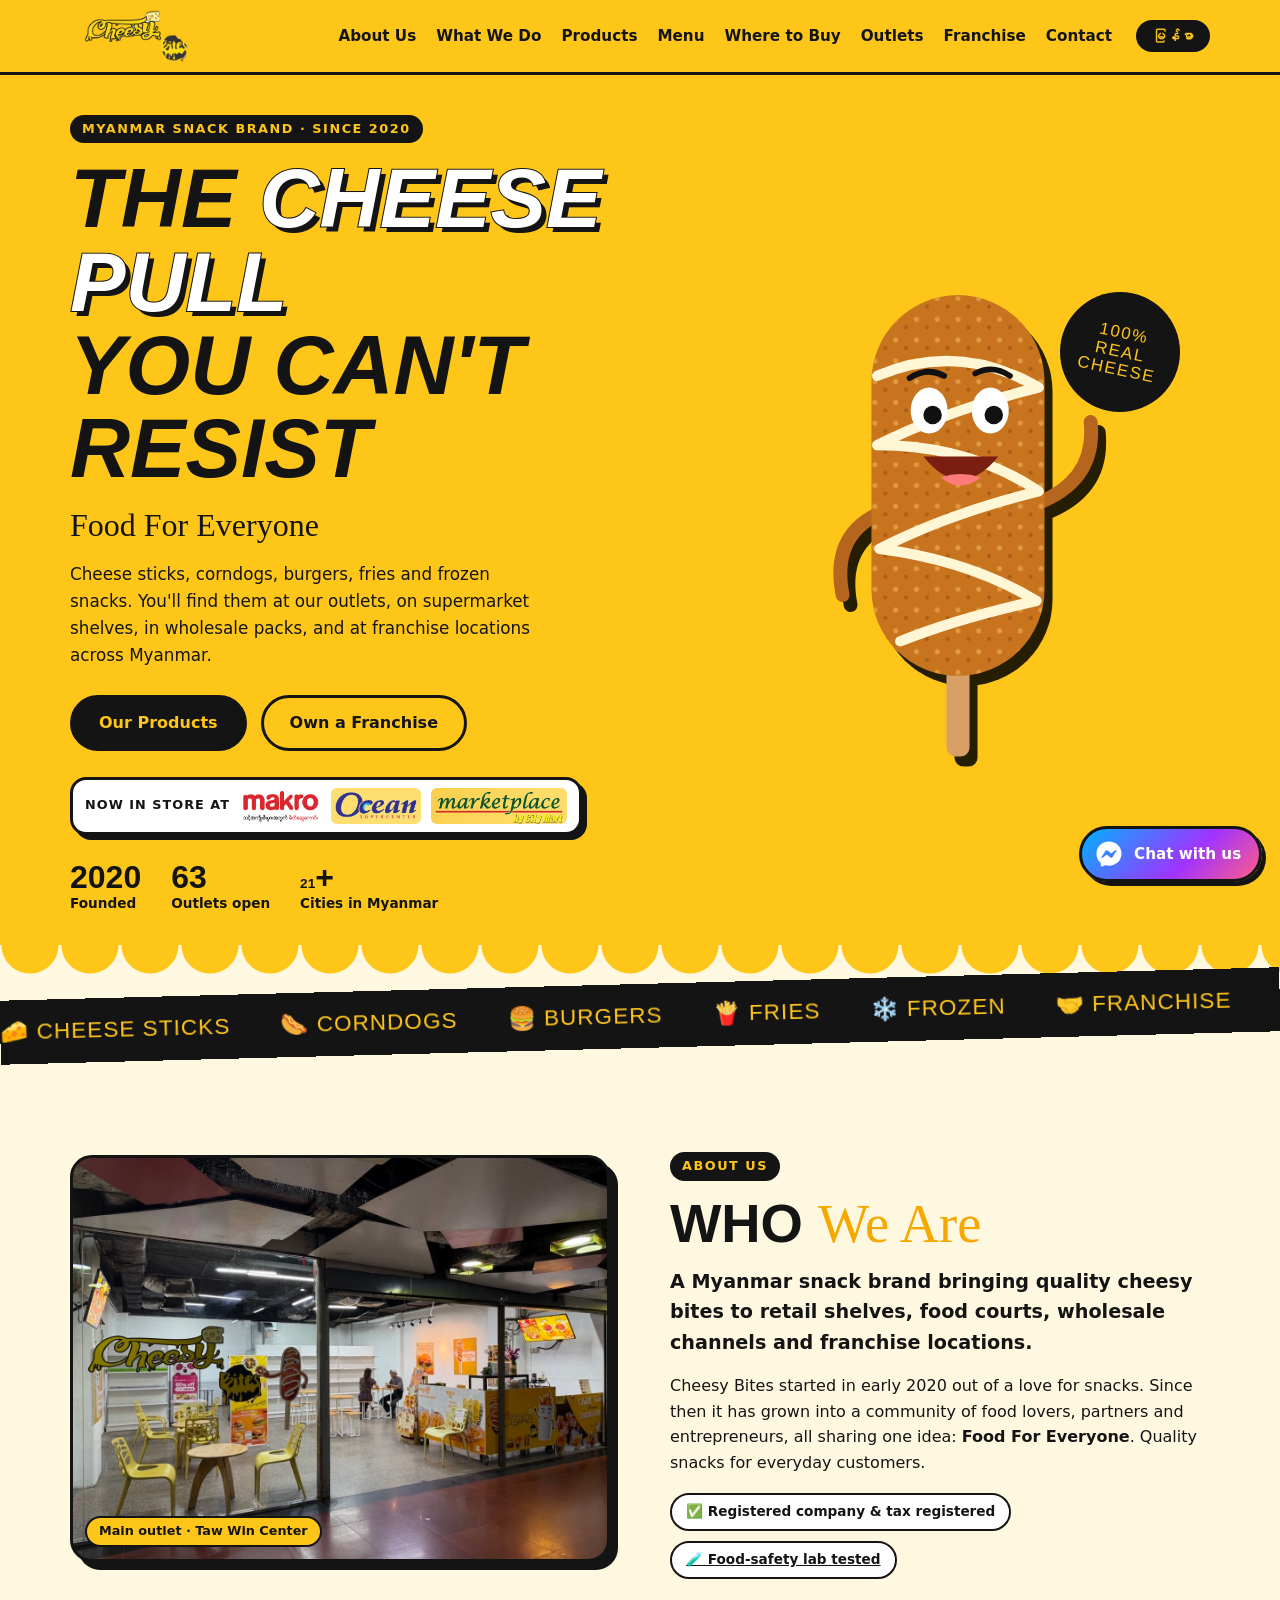
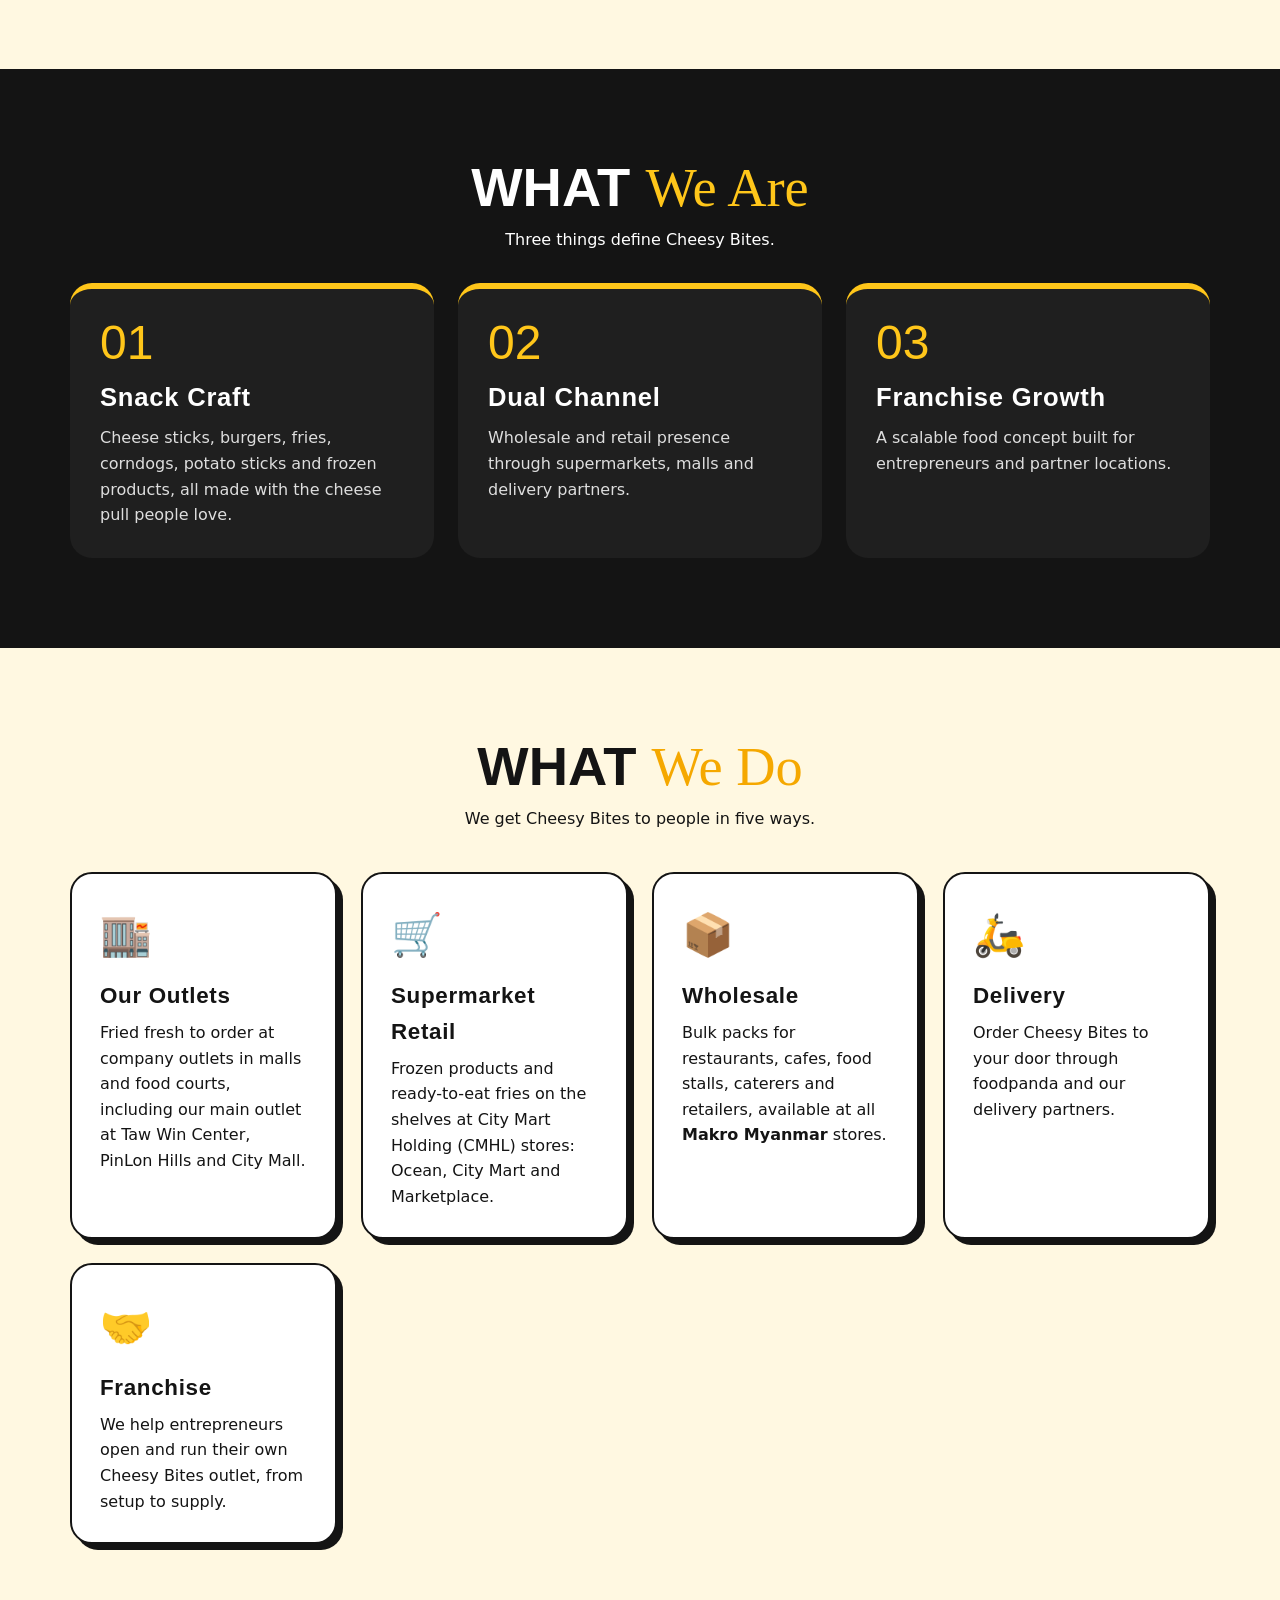
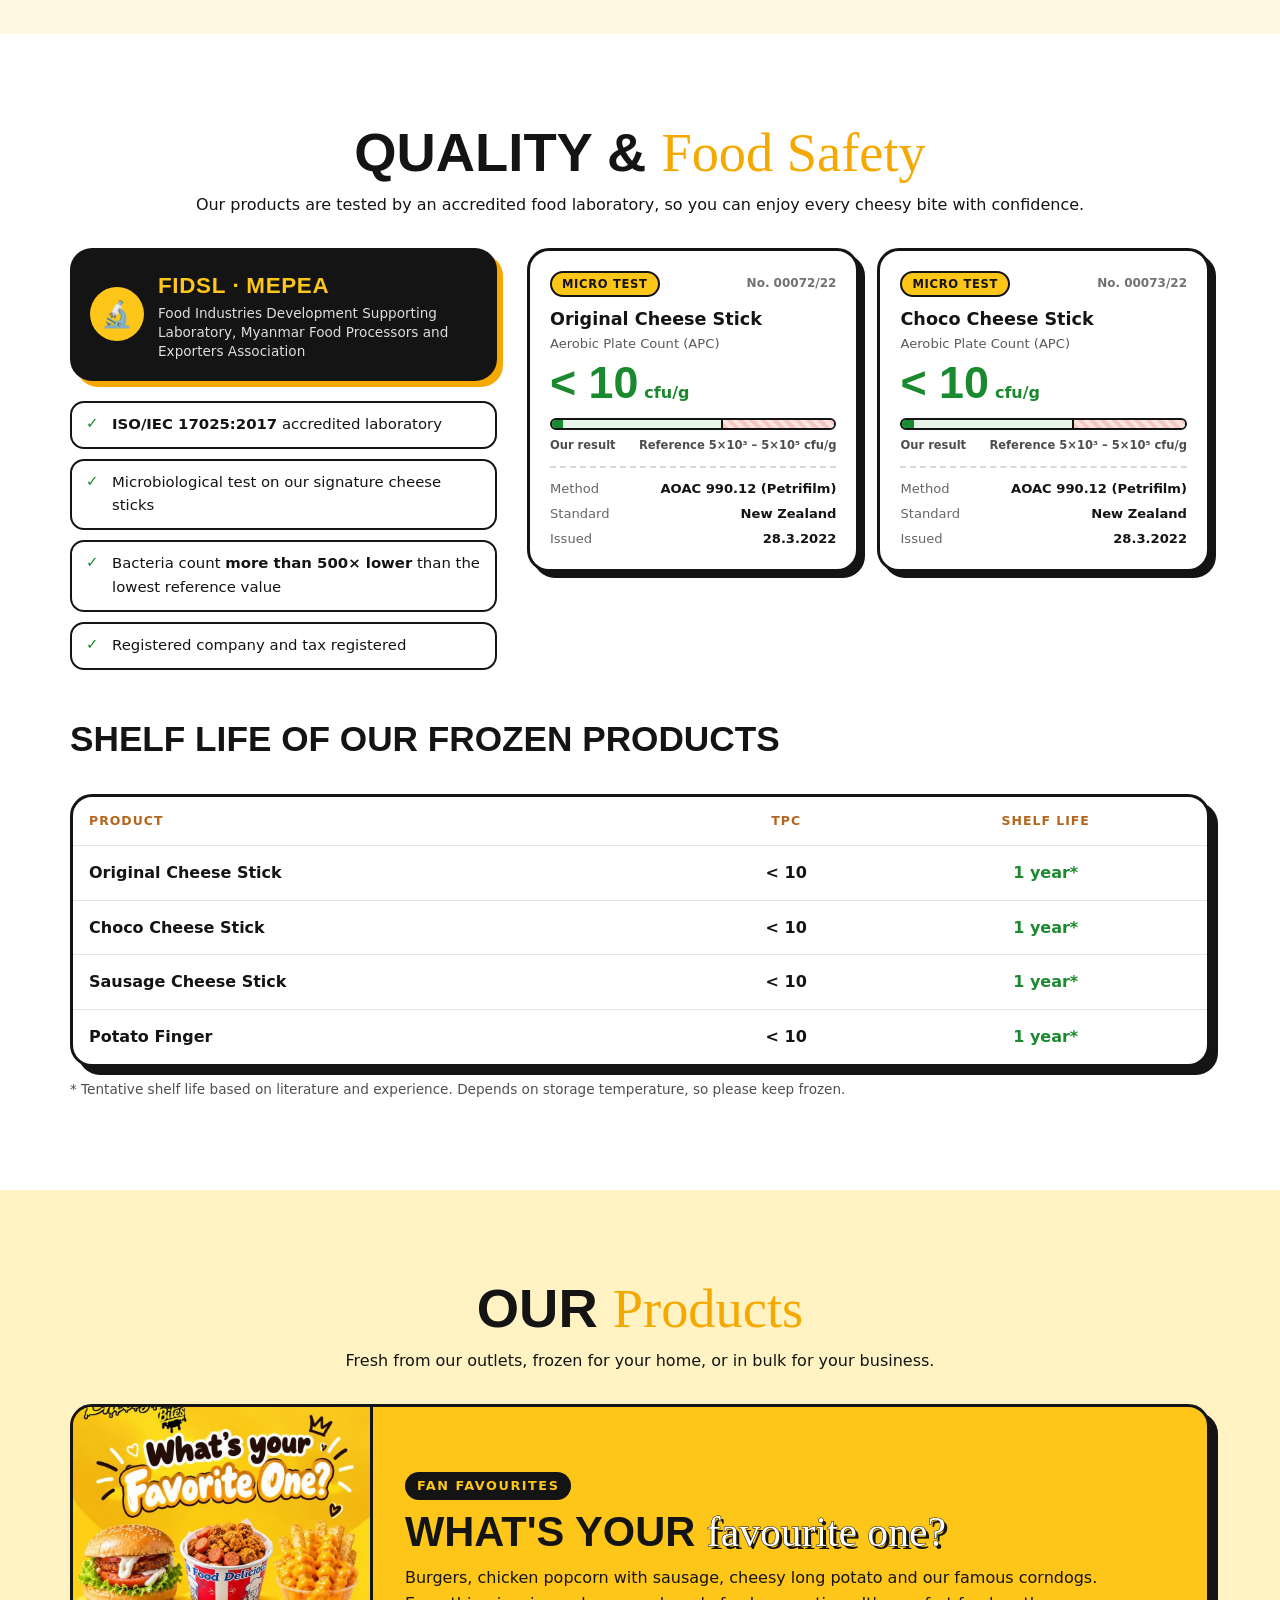
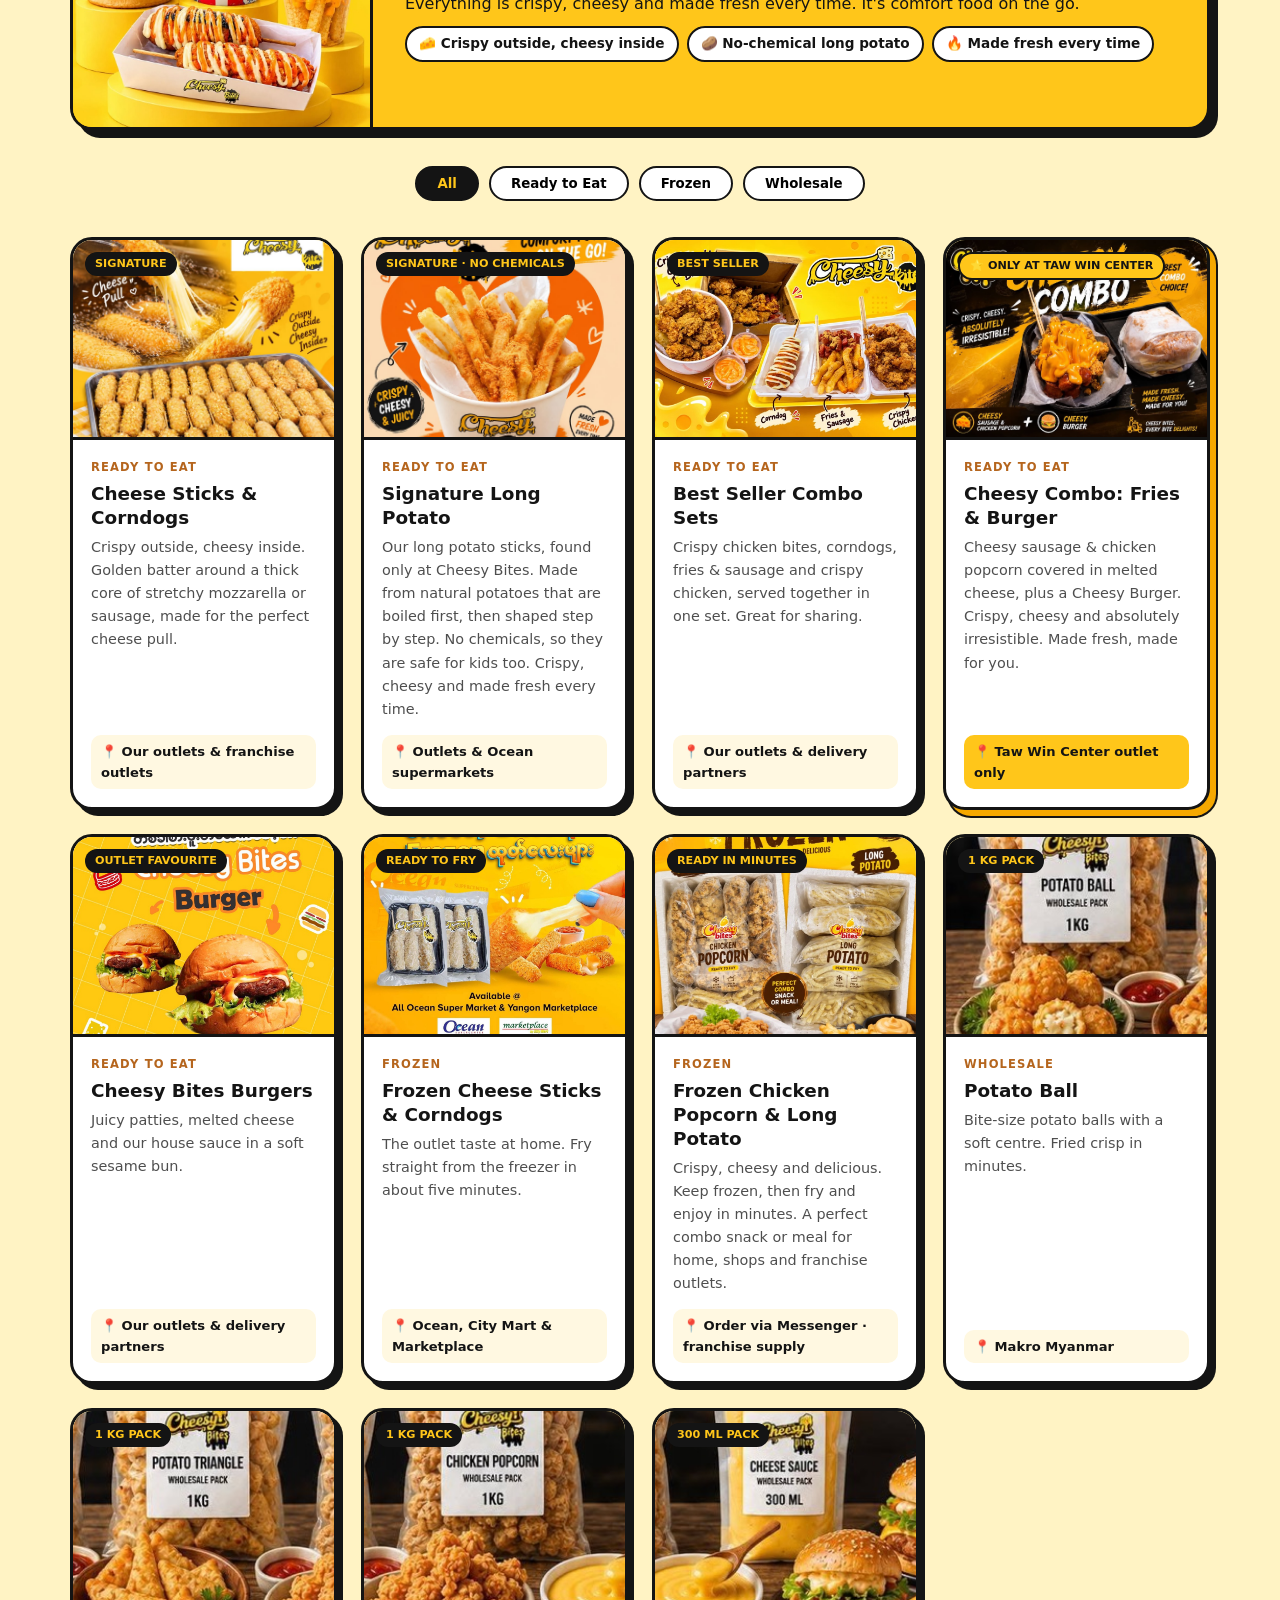
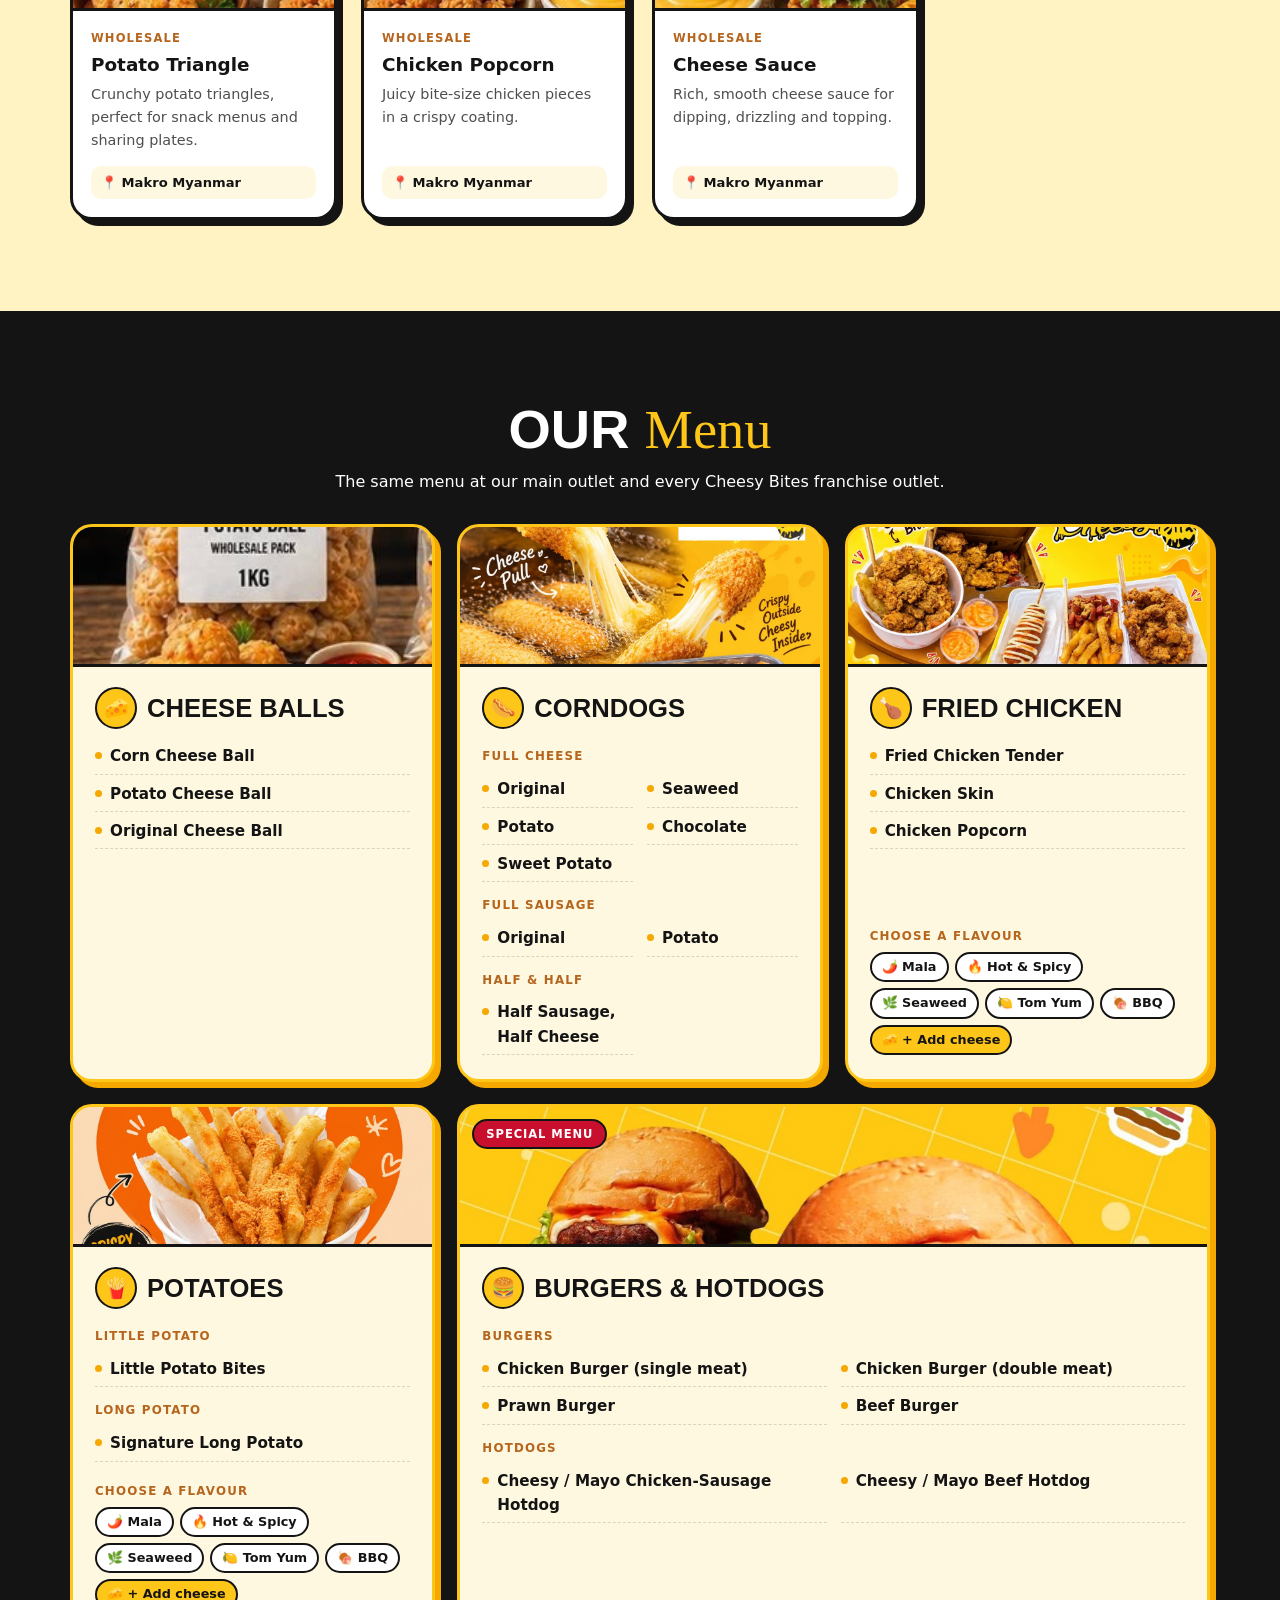
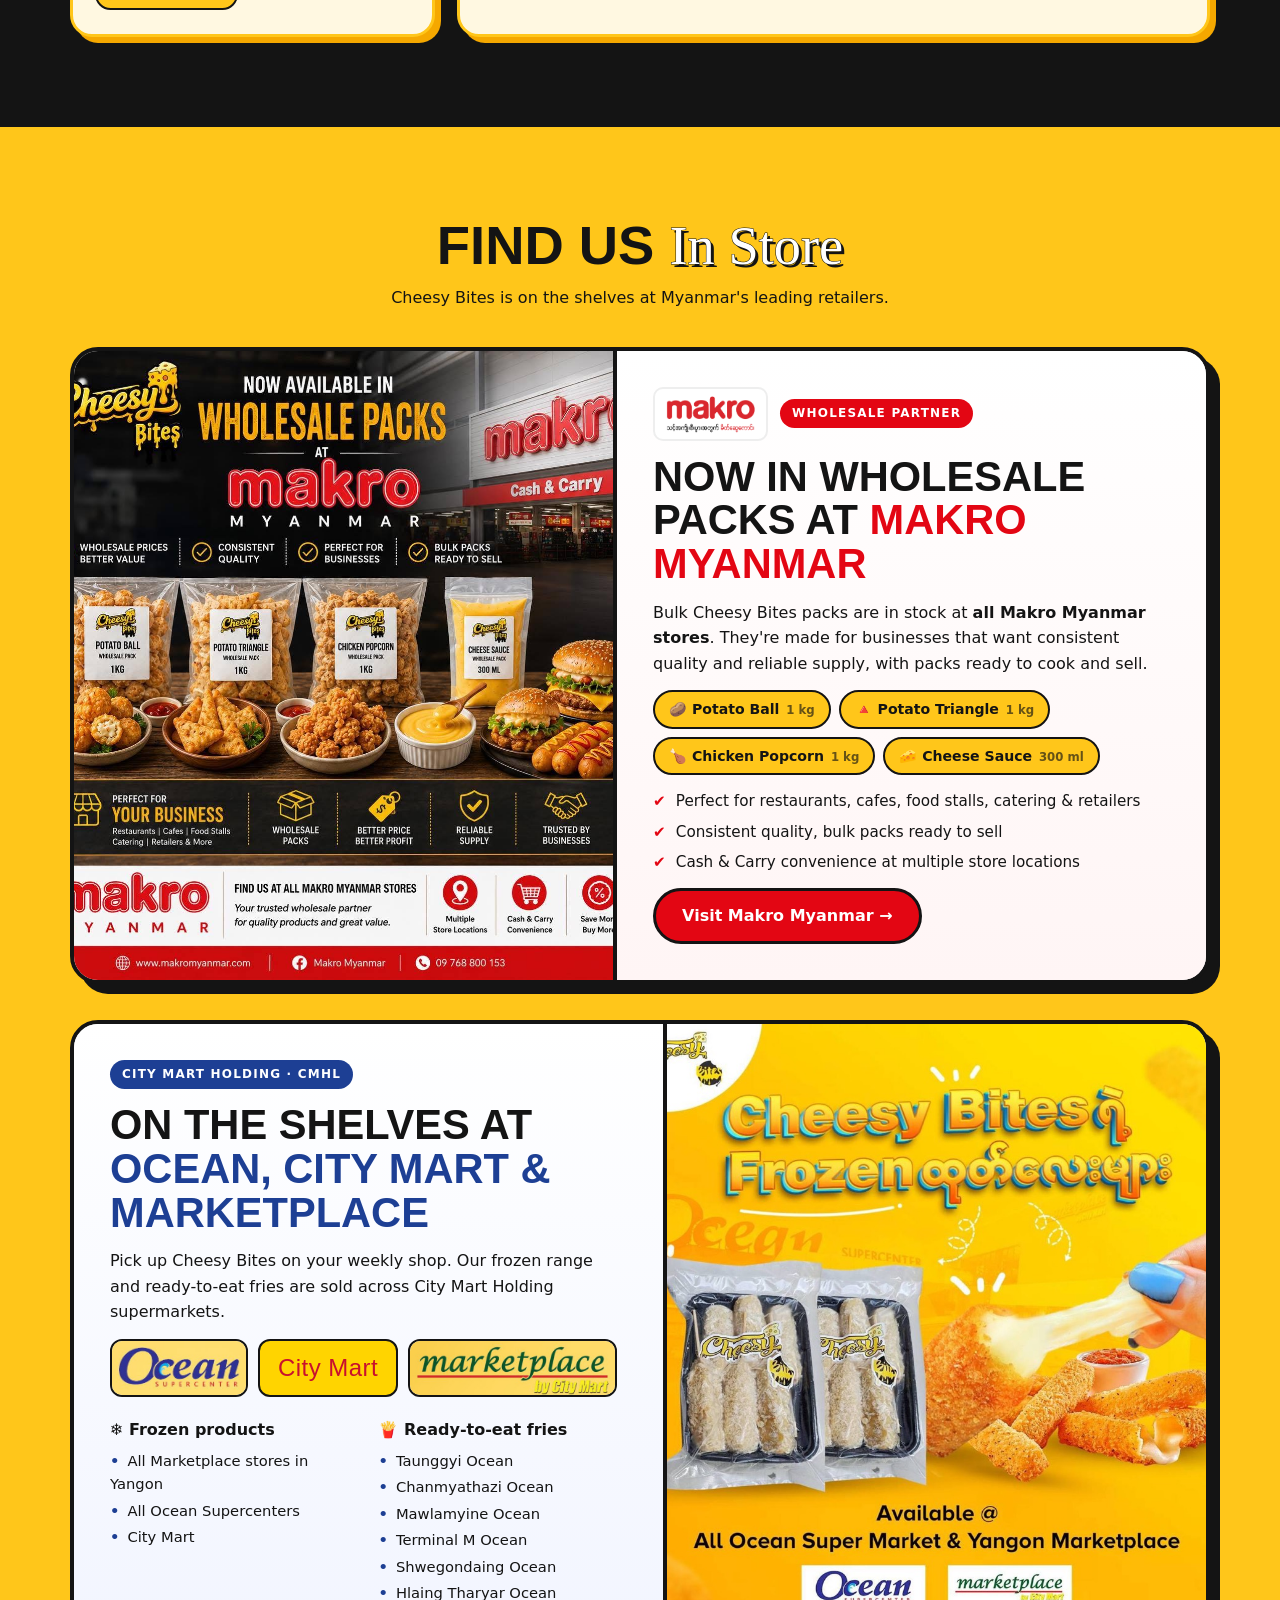
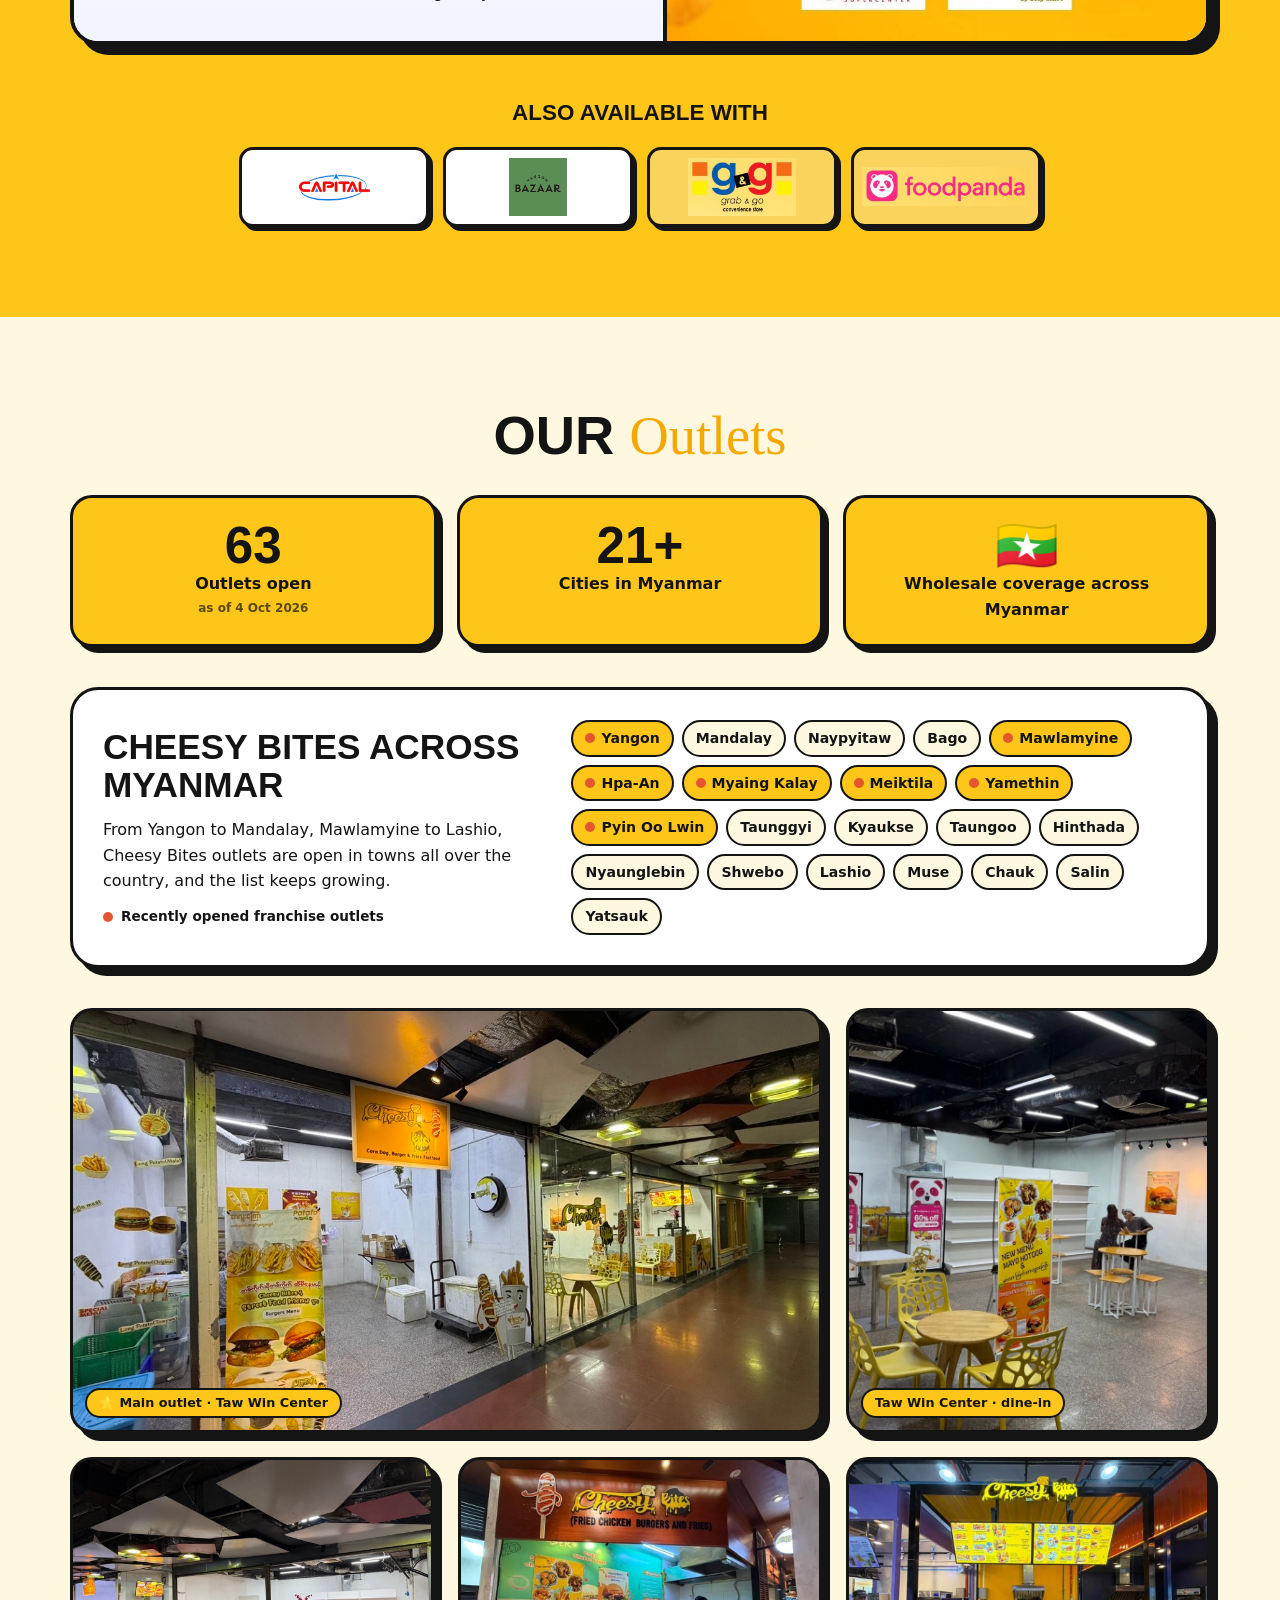
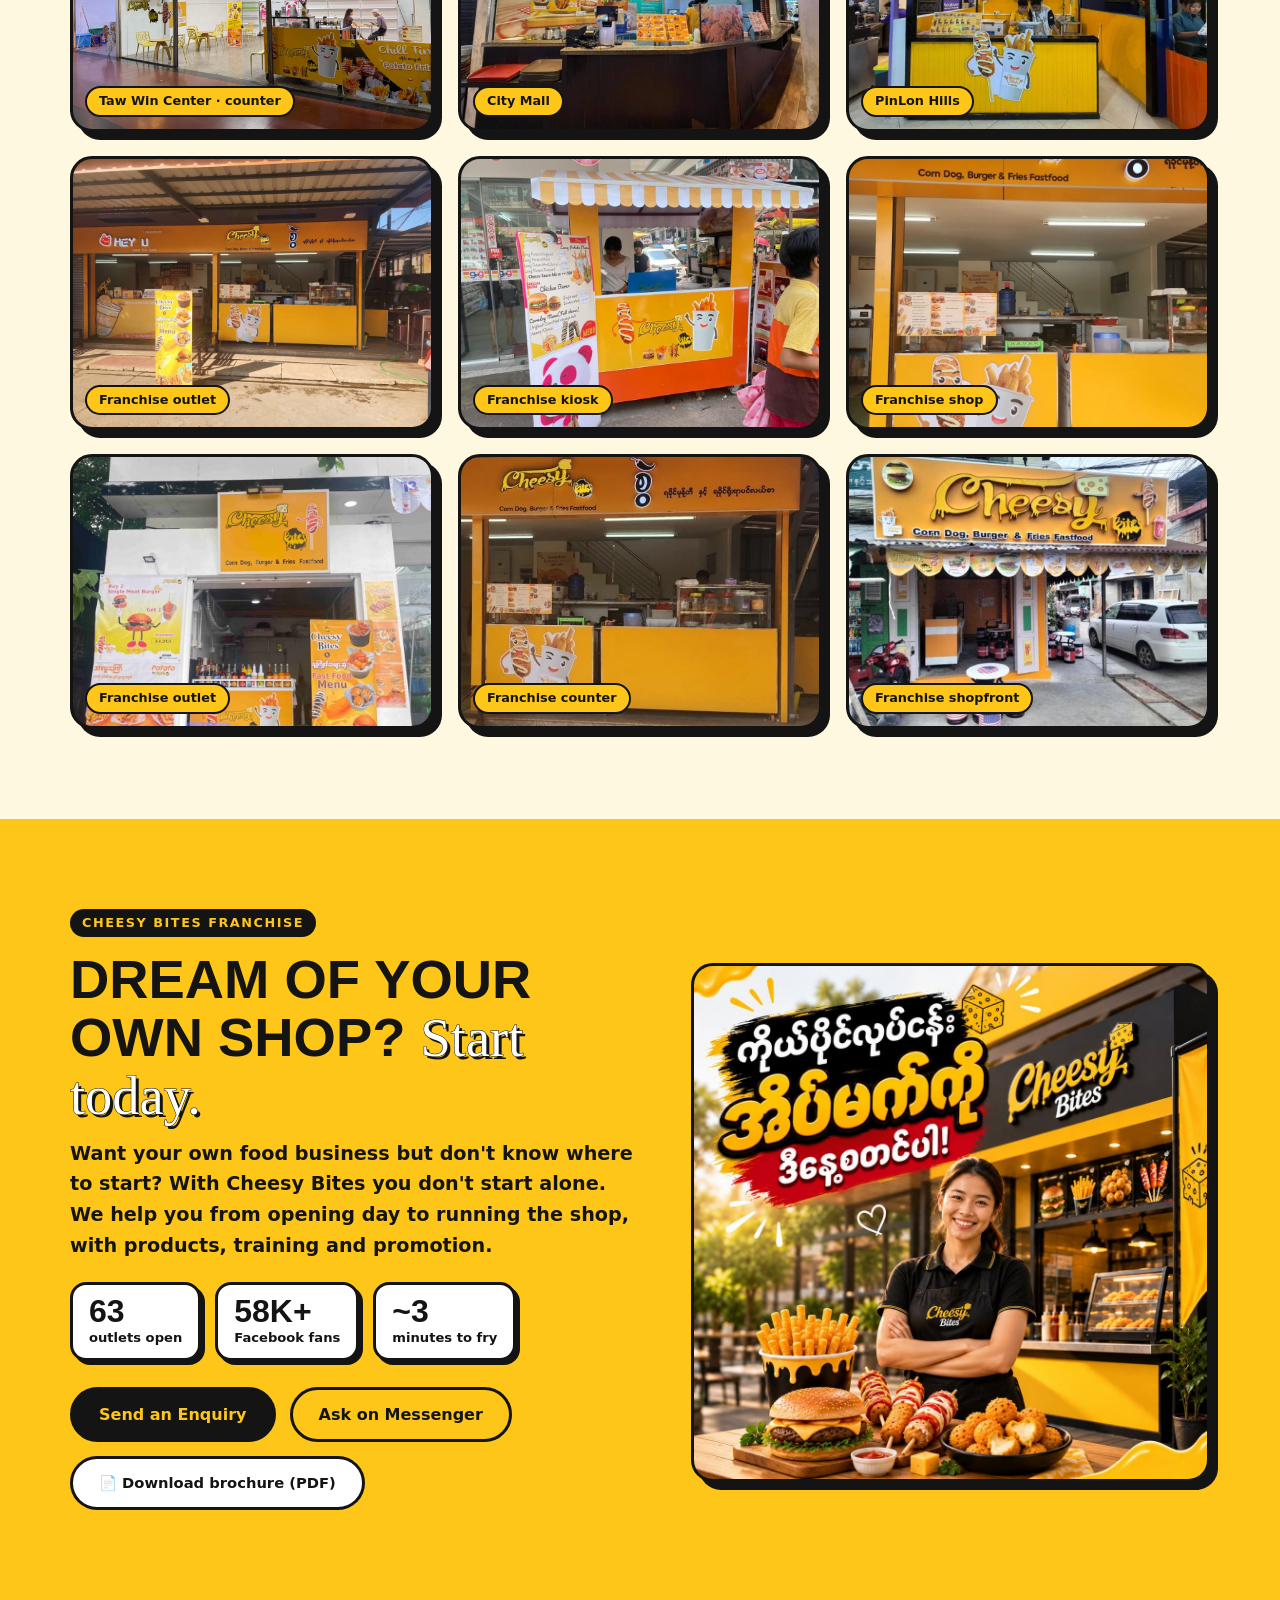
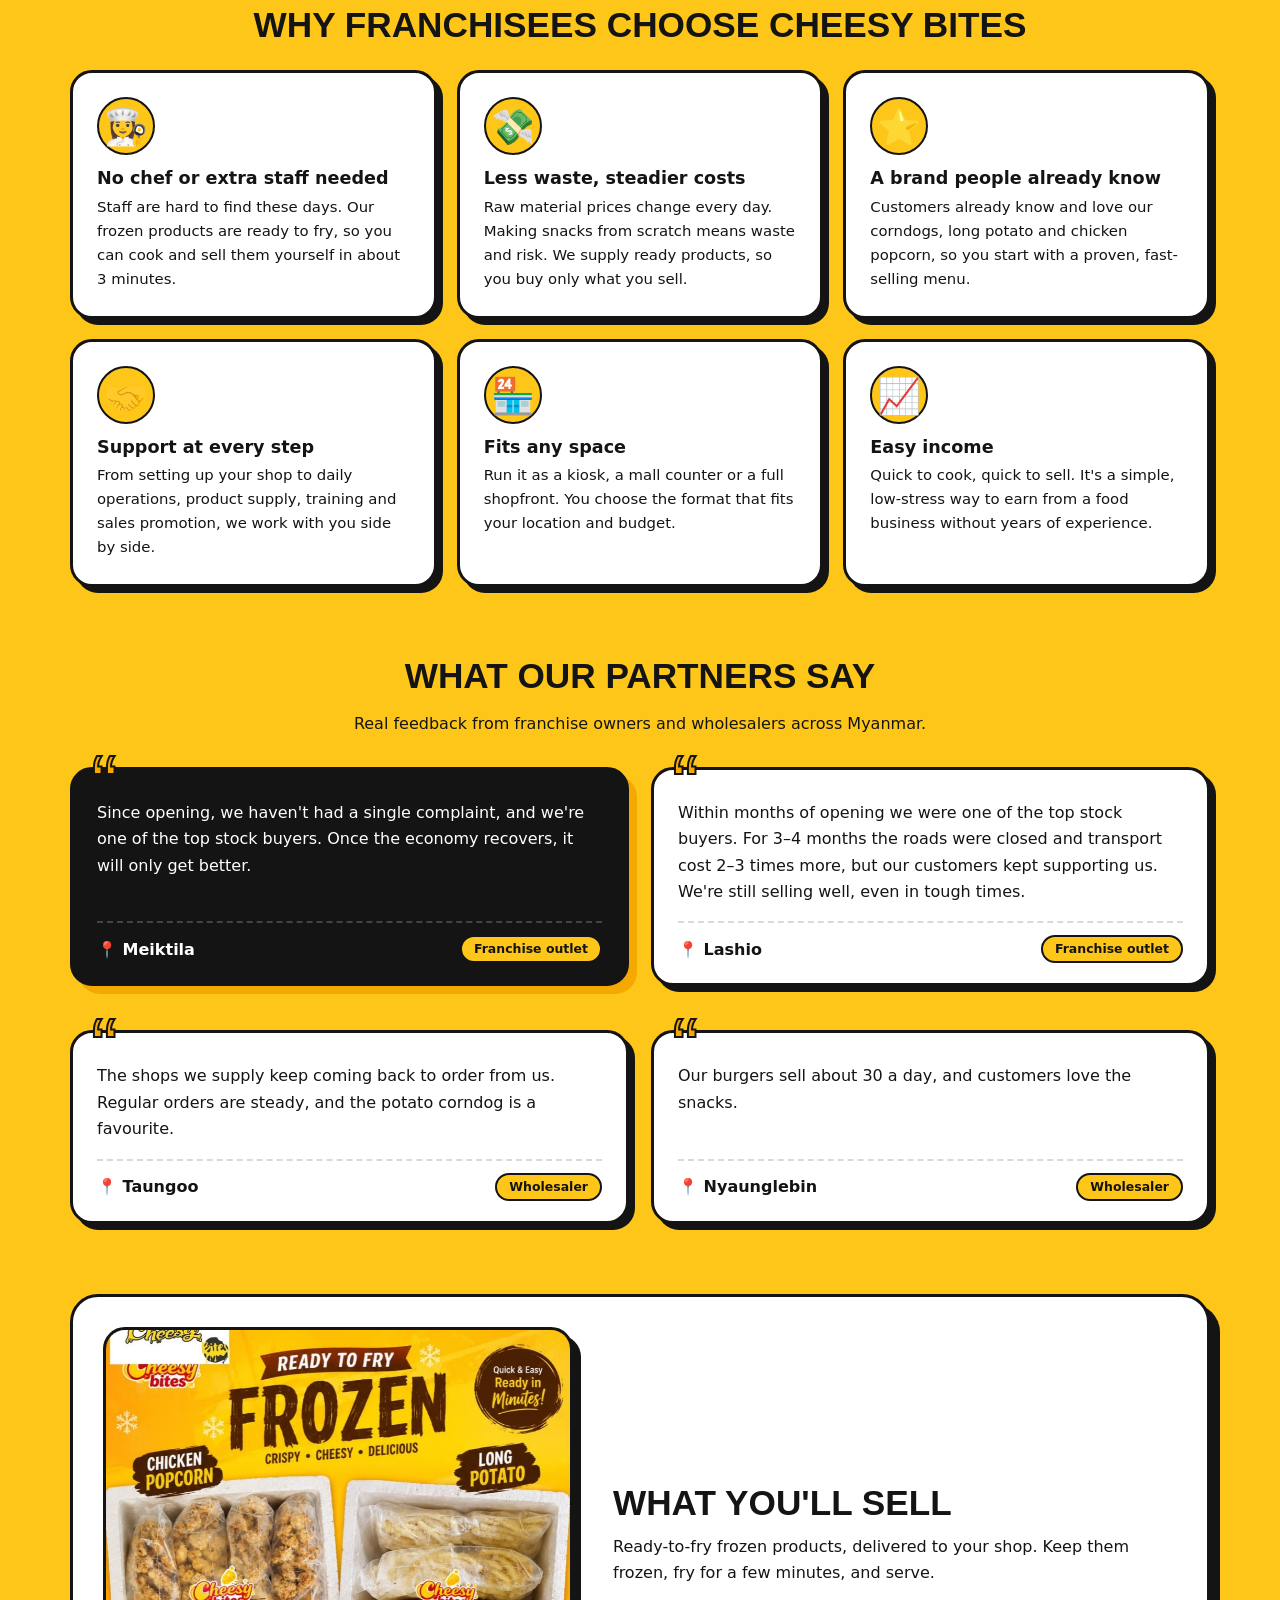
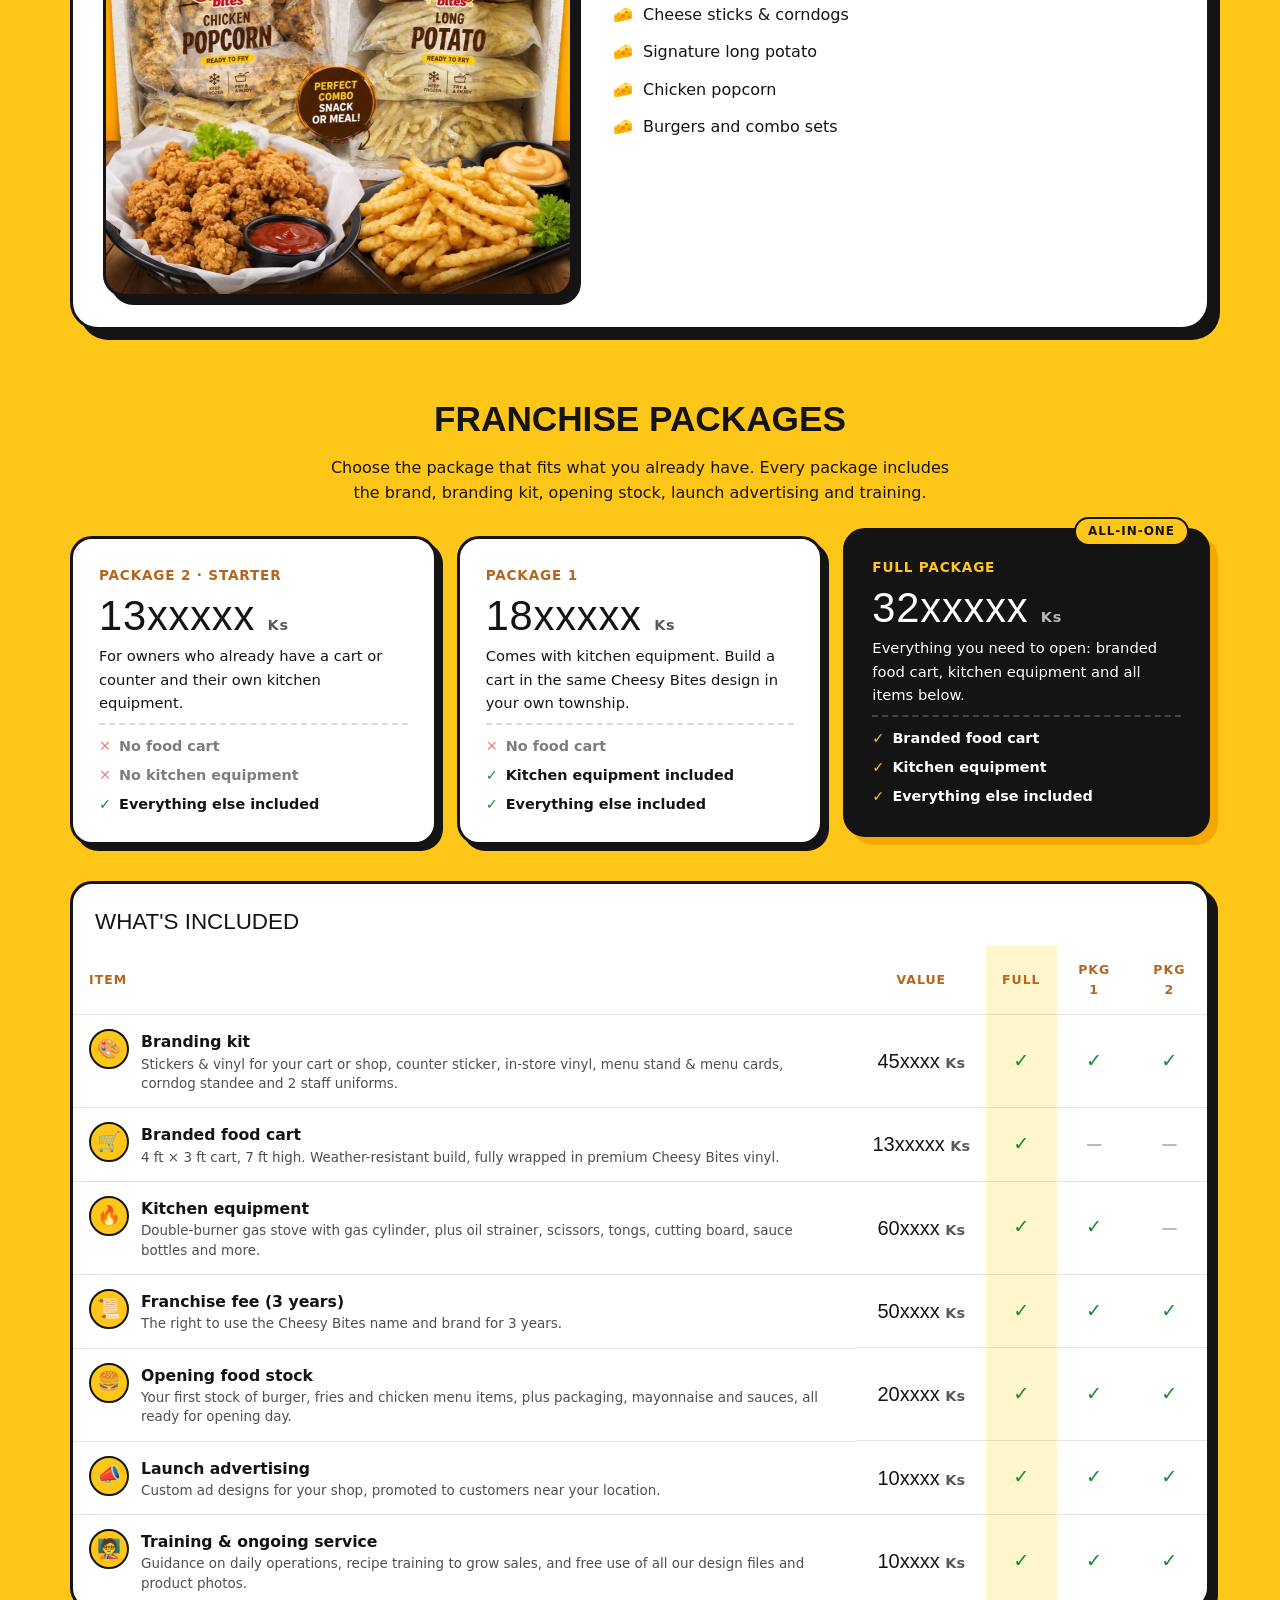
<file: index.html>
<!DOCTYPE html>
<html lang="en">
<head>
  <meta charset="UTF-8" />
  <meta name="viewport" content="width=device-width, initial-scale=1.0" />
  <meta http-equiv="Content-Security-Policy" content="default-src 'self'; script-src 'self' https://gc.zgo.at; style-src 'self' 'unsafe-inline' https://fonts.googleapis.com; font-src https://fonts.gstatic.com; img-src 'self' data: https://*.goatcounter.com; connect-src https://formsubmit.co https://*.goatcounter.com; frame-src https://www.google.com https://maps.google.com; object-src 'none'; base-uri 'self'; form-action 'self' https://formsubmit.co mailto:; upgrade-insecure-requests" />
  <meta name="referrer" content="strict-origin-when-cross-origin" />
  <title>Cheesy Bites Myanmar | Cheese Corndogs, Burgers & Franchise in Yangon</title>
  <meta name="description" content="Myanmar's cheese corndog brand since 2020. Burgers, long potato and fried chicken at 63 outlets in 21+ cities, plus Makro wholesale and franchise." />
  <meta name="robots" content="index, follow, max-image-preview:large" />
  <meta name="author" content="Cheesy Bites" />
  <meta name="geo.region" content="MM-06" />
  <meta name="geo.placename" content="Yangon" />
  <link rel="canonical" href="https://www.cheesybites.com.mm/" />
  <link rel="alternate" hreflang="en" href="https://www.cheesybites.com.mm/" />
  <link rel="alternate" hreflang="my" href="https://www.cheesybites.com.mm/?lang=my" />
  <link rel="alternate" hreflang="x-default" href="https://www.cheesybites.com.mm/" />
  <link rel="sitemap" type="application/xml" href="sitemap.xml" />
  <meta name="theme-color" content="#ffc61a" />
  <link rel="apple-touch-icon" href="assets/img/logo.png" />

  <!-- Share previews (Facebook, Messenger, Viber, Telegram, X) -->
  <meta property="og:type" content="website" />
  <meta property="og:site_name" content="Cheesy Bites" />
  <meta property="og:title" content="Cheesy Bites | The Cheese Pull You Can't Resist" />
  <meta property="og:description" content="Myanmar's cheese corndog brand since 2020. Burgers, long potato and fried chicken at 63 outlets in 21+ cities, plus Makro wholesale and franchise." />
  <meta property="og:url" content="https://www.cheesybites.com.mm/" />
  <meta property="og:image" content="https://www.cheesybites.com.mm/assets/img/og-image.jpg" />
  <meta property="og:image:width" content="1200" />
  <meta property="og:image:height" content="630" />
  <meta property="og:image:alt" content="Cheesy Bites corndog, fries and crispy chicken combo" />
  <meta property="og:locale" content="en_US" />
  <meta property="og:locale:alternate" content="my_MM" />
  <meta name="twitter:card" content="summary_large_image" />
  <meta name="twitter:title" content="Cheesy Bites | The Cheese Pull You Can't Resist" />
  <meta name="twitter:description" content="Myanmar's cheese corndog brand since 2020. Burgers, long potato and fried chicken at 63 outlets in 21+ cities, plus Makro wholesale and franchise." />
  <meta name="twitter:image" content="https://www.cheesybites.com.mm/assets/img/og-image.jpg" />
  <link rel="icon" href="assets/img/logo.png" />
  <link rel="preconnect" href="https://fonts.googleapis.com" />
  <link rel="preconnect" href="https://fonts.gstatic.com" crossorigin />
  <link href="https://fonts.googleapis.com/css2?family=Lobster&family=Anton&family=Poppins:wght@400;500;600;700&family=Noto+Sans+Myanmar:wght@400;600;700&display=swap" rel="stylesheet" />
  <script type="application/ld+json">
{
  "@context": "https://schema.org",
  "@graph": [
    {
      "@type": "WebSite",
      "@id": "https://www.cheesybites.com.mm/#website",
      "url": "https://www.cheesybites.com.mm/",
      "name": "Cheesy Bites",
      "alternateName": "Cheesy Bites Myanmar",
      "inLanguage": [
        "en",
        "my"
      ],
      "publisher": {
        "@id": "https://www.cheesybites.com.mm/#org"
      }
    },
    {
      "@type": "Organization",
      "@id": "https://www.cheesybites.com.mm/#org",
      "name": "Cheesy Bites",
      "alternateName": "Cheesy Bites Myanmar",
      "url": "https://www.cheesybites.com.mm/",
      "logo": "https://www.cheesybites.com.mm/assets/img/logo.png",
      "image": "https://www.cheesybites.com.mm/assets/img/og-image.jpg",
      "foundingDate": "2020",
      "slogan": "Food For Everyone",
      "email": "contact@cheesybites.com.mm",
      "sameAs": [
        "https://www.facebook.com/cheesybitesygn",
        "https://share.google/2j5B153m1gpKVlNA3"
      ],
      "description": "Myanmar snack brand selling cheese sticks, corndogs, burgers and fries at outlets, supermarkets, Makro wholesale and franchise locations.",
      "areaServed": {
        "@type": "Country",
        "name": "Myanmar"
      },
      "contactPoint": {
        "@type": "ContactPoint",
        "contactType": "customer service",
        "email": "contact@cheesybites.com.mm",
        "url": "https://m.me/cheesybitesygn",
        "availableLanguage": [
          "English",
          "Burmese"
        ]
      },
      "knowsAbout": [
        "Cheese corndogs",
        "Cheese sticks",
        "Burgers",
        "French fries",
        "Fried chicken",
        "Frozen snacks",
        "Food franchise"
      ]
    },
    {
      "@type": "FastFoodRestaurant",
      "@id": "https://www.cheesybites.com.mm/#taw-win",
      "name": "Cheesy Bites – Taw Win Center (Main Outlet)",
      "parentOrganization": {
        "@id": "https://www.cheesybites.com.mm/#org"
      },
      "url": "https://www.cheesybites.com.mm/",
      "image": [
        "https://www.cheesybites.com.mm/assets/img/tawwin-1.jpg",
        "https://www.cheesybites.com.mm/assets/img/tawwin-3.jpg"
      ],
      "servesCuisine": [
        "Fast food",
        "Snacks",
        "Korean-style corndogs",
        "Burgers"
      ],
      "email": "contact@cheesybites.com.mm",
      "address": {
        "@type": "PostalAddress",
        "streetAddress": "No.45, Pyay Road, B-19/20/22, Taw Win Center",
        "addressLocality": "Dagon Township",
        "addressRegion": "Yangon Region",
        "postalCode": "11191",
        "addressCountry": "MM"
      },
      "hasMap": "https://share.google/2j5B153m1gpKVlNA3",
      "sameAs": [
        "https://share.google/2j5B153m1gpKVlNA3"
      ],
      "hasMenu": "https://www.cheesybites.com.mm/#menu",
      "acceptsReservations": false
    },
    {
      "@type": "FAQPage",
      "@id": "https://www.cheesybites.com.mm/#faq",
      "mainEntity": [
        {
          "@type": "Question",
          "name": "How much does a Cheesy Bites franchise cost?",
          "acceptedAnswer": {
            "@type": "Answer",
            "text": "There are three packages to match what you already have: Package 2 (from 13xxxxx Ks), Package 1 (18xxxxx Ks) and the all-in-one Full Package (32xxxxx Ks). Send an enquiry or message us for the exact price."
          }
        },
        {
          "@type": "Question",
          "name": "What's included in the package?",
          "acceptedAnswer": {
            "@type": "Answer",
            "text": "Every package includes the 3-year brand licence, a full branding kit (stickers, vinyl, menu stand, corndog standee, 2 staff uniforms), opening food stock, launch advertising, and training with ongoing support. The Full Package also includes the branded food cart and kitchen equipment."
          }
        },
        {
          "@type": "Question",
          "name": "Do I need cooking experience or a chef?",
          "acceptedAnswer": {
            "@type": "Answer",
            "text": "No. Our products come frozen and ready to fry, and take about 3 minutes to cook. We train you to cook, serve and sell, so you can run the shop yourself without hiring a chef."
          }
        },
        {
          "@type": "Question",
          "name": "Where do I get my supplies?",
          "acceptedAnswer": {
            "@type": "Answer",
            "text": "Cheesy Bites supplies ready-to-fry frozen products to your shop regularly. You buy only what you sell, so there's less waste and you're protected from daily changes in raw material prices."
          }
        },
        {
          "@type": "Question",
          "name": "Can I open in a shop instead of a food cart?",
          "acceptedAnswer": {
            "@type": "Answer",
            "text": "Yes. Many partners open in a shop room, kiosk or mall counter. If you don't use the food cart, you'll need to build one cash counter (4 ft × 2 ft) in the Cheesy Bites colours and design."
          }
        },
        {
          "@type": "Question",
          "name": "How long does the franchise last?",
          "acceptedAnswer": {
            "@type": "Answer",
            "text": "The franchise fee covers the right to use the Cheesy Bites name and brand for 3 years. Contact us for renewal details."
          }
        },
        {
          "@type": "Question",
          "name": "Can I open in my town?",
          "acceptedAnswer": {
            "@type": "Answer",
            "text": "Cheesy Bites already has outlets in 21+ cities across Myanmar, from Yangon and Mandalay to Lashio and Mawlamyine. Tell us your town and location in the enquiry form, and we'll let you know if it's available."
          }
        },
        {
          "@type": "Question",
          "name": "Do you help with marketing?",
          "acceptedAnswer": {
            "@type": "Answer",
            "text": "Yes. Every package includes launch advertising designed for your shop and promoted to customers near you, plus free use of our design files and product photos for your own posts."
          }
        }
      ]
    }
  ]
}
  </script>
  <link rel="stylesheet" href="style.css?v=30" />
</head>
<body>

  <!-- ===== NAV ===== -->
  <header class="nav" id="nav">
    <div class="container nav__inner">
      <a href="#home" class="logo" aria-label="Cheesy Bites home">
        <img src="assets/img/logo.png" alt="Cheesy Bites" />
      </a>
      <nav class="nav__links" id="navLinks">
        <a href="#about" data-i18n="nav.about">About Us</a>
        <a href="#what-we-do" data-i18n="nav.do">What We Do</a>
        <a href="#products" data-i18n="nav.products">Products</a>
        <a href="#menu" data-i18n="nav.menu">Menu</a>
        <a href="#where-to-buy" data-i18n="nav.where">Where to Buy</a>
        <a href="#outlets" data-i18n="nav.outlets">Outlets</a>
        <a href="#franchise" data-i18n="nav.franchise">Franchise</a>
        <a href="#contact" data-i18n="nav.contact">Contact</a>
      </nav>
      <button class="lang-btn" id="langBtn" type="button" aria-label="Switch language">မြန်မာ</button>
      <button class="burger" id="burger" aria-label="Toggle menu"><span></span><span></span><span></span></button>
    </div>
  </header>

  <!-- ===== HERO ===== -->
  <section class="hero" id="home">
    <div class="drips" aria-hidden="true"></div>
    <div class="container hero__inner">
      <div class="hero__text">
        <p class="eyebrow" data-i18n="hero.eyebrow">Myanmar snack brand · since 2020</p>
        <h1 class="hero__title" data-i18n="hero.title">The <span>Cheese Pull</span><br />You Can't Resist</h1>
        <p class="hero__tag" data-i18n="hero.tag">Food For Everyone</p>
        <p class="hero__sub" data-i18n="hero.sub">Cheese sticks, corndogs, burgers, fries and frozen snacks. You'll find them at our outlets, on supermarket shelves, in wholesale packs, and at franchise locations across Myanmar.</p>
        <div class="hero__cta">
          <a href="#products" class="btn btn--dark" data-i18n="hero.cta1">Our Products</a>
          <a href="#franchise" class="btn btn--ghost" data-i18n="hero.cta2">Own a Franchise</a>
        </div>
        <a href="#where-to-buy" class="instore">
          <span class="instore__label" data-i18n="hero.instore">Now in store at</span>
          <img src="assets/img/partners/makro.png" alt="Makro Myanmar" class="instore__logo instore__logo--white" />
          <img src="assets/img/partners/ocean.jpg" alt="Ocean Supercenter" class="instore__logo" />
          <img src="assets/img/partners/marketplace.jpg" alt="Marketplace by City Mart" class="instore__logo" />
        </a>
        <ul class="hero__stats">
          <li><strong data-count="2020" data-start="2000">2000</strong><span data-i18n="stat.founded">Founded</span></li>
          <li><strong data-count="63" data-stat="outlets">0</strong><span data-i18n="stat.outlets">Outlets open</span></li>
          <li><strong><span data-count="21" data-stat="cities">0</span>+</strong><span data-i18n="stat.cities">Cities in Myanmar</span></li>
        </ul>
      </div>

      <!-- Mascot (SVG illustration) -->
      <div class="hero__art">
        <svg class="mascot" viewBox="0 0 260 420" aria-label="Cheesy Bites corndog mascot">
          <rect x="120" y="330" width="20" height="90" rx="8" fill="#d9a066"/>
          <path d="M60 210 Q20 230 30 280" stroke="#b5651d" stroke-width="12" fill="none" stroke-linecap="round"/>
          <path d="M200 200 Q250 180 245 130" stroke="#b5651d" stroke-width="12" fill="none" stroke-linecap="round"/>
          <rect x="55" y="20" width="150" height="330" rx="75" fill="#c8741f"/>
          <rect x="55" y="20" width="150" height="330" rx="75" fill="url(#crumb)"/>
          <path d="M60 90 Q130 60 200 100 Q120 120 60 150 Q140 150 200 190 Q120 210 62 240 Q140 250 198 285 Q130 300 80 320"
                stroke="#fff6d5" stroke-width="9" fill="none" stroke-linecap="round" stroke-linejoin="round"/>
          <ellipse cx="105" cy="120" rx="16" ry="20" fill="#fff"/>
          <ellipse cx="158" cy="120" rx="16" ry="20" fill="#fff"/>
          <circle class="pupil" cx="108" cy="124" r="8" fill="#111"/>
          <circle class="pupil" cx="161" cy="124" r="8" fill="#111"/>
          <path d="M88 92 Q103 82 118 90" stroke="#111" stroke-width="5" fill="none" stroke-linecap="round"/>
          <path d="M145 88 Q160 80 175 90" stroke="#111" stroke-width="5" fill="none" stroke-linecap="round"/>
          <path d="M100 160 Q132 200 165 160 Z" fill="#7a1e12"/>
          <path d="M115 178 Q132 192 150 178 Q132 172 115 178" fill="#ff7a7a"/>
          <defs>
            <pattern id="crumb" width="18" height="18" patternUnits="userSpaceOnUse">
              <circle cx="4" cy="5" r="2.2" fill="#e09a3e"/>
              <circle cx="13" cy="12" r="1.8" fill="#a85c14"/>
            </pattern>
          </defs>
        </svg>
        <div class="badge" data-i18n="hero.badge">100%<br/>REAL<br/>CHEESE</div>
      </div>
    </div>
  </section>

  <!-- ===== MARQUEE ===== -->
  <div class="marquee" aria-hidden="true">
    <div class="marquee__track" data-i18n="marquee">
      <span>🧀 CHEESE STICKS</span><span>🌭 CORNDOGS</span><span>🍔 BURGERS</span><span>🍟 FRIES</span><span>❄️ FROZEN</span><span>🤝 FRANCHISE</span>
      <span>🧀 CHEESE STICKS</span><span>🌭 CORNDOGS</span><span>🍔 BURGERS</span><span>🍟 FRIES</span><span>❄️ FROZEN</span><span>🤝 FRANCHISE</span>
    </div>
  </div>

  <!-- ===== ABOUT: WHO WE ARE ===== -->
  <section class="section" id="about">
    <div class="container split">
      <div class="split__art">
        <figure class="photo photo--tilt">
          <img src="assets/img/tawwin-3.jpg" alt="Cheesy Bites main outlet at Taw Win Center, Yangon" loading="lazy" />
          <figcaption data-i18n="about.caption">Main outlet · Taw Win Center</figcaption>
        </figure>
      </div>
      <div class="split__text">
        <p class="eyebrow" data-i18n="nav.about">About Us</p>
        <h2 class="section__title section__title--left" data-i18n="about.title">Who <span>We Are</span></h2>
        <p class="lead" data-i18n="about.lead">A Myanmar snack brand bringing quality cheesy bites to retail shelves, food courts, wholesale channels and franchise locations.</p>
        <p data-i18n="about.body">Cheesy Bites started in early 2020 out of a love for snacks. Since then it has grown into a community of food lovers, partners and entrepreneurs, all sharing one idea: <b>Food For Everyone</b>. Quality snacks for everyday customers.</p>
        <ul class="trust">
          <li data-i18n="about.trust1">✅ Registered company &amp; tax registered</li>
          <li data-i18n="about.trust2"><a href="#quality">🧪 Food-safety lab tested</a></li>
        </ul>
      </div>
    </div>
  </section>

  <!-- ===== WHAT WE ARE ===== -->
  <section class="section section--dark" id="what-we-are">
    <div class="container">
      <h2 class="section__title" data-i18n="are.title">What <span>We Are</span></h2>
      <p class="section__sub" data-i18n="are.sub">Three things define Cheesy Bites.</p>
      <div class="pillars">
        <article class="pillar">
          <span class="pillar__num">01</span>
          <h3 data-i18n="are.h1">Snack Craft</h3>
          <p data-i18n="are.p1">Cheese sticks, burgers, fries, corndogs, potato sticks and frozen products, all made with the cheese pull people love.</p>
        </article>
        <article class="pillar">
          <span class="pillar__num">02</span>
          <h3 data-i18n="are.h2">Dual Channel</h3>
          <p data-i18n="are.p2">Wholesale and retail presence through supermarkets, malls and delivery partners.</p>
        </article>
        <article class="pillar">
          <span class="pillar__num">03</span>
          <h3 data-i18n="are.h3">Franchise Growth</h3>
          <p data-i18n="are.p3">A scalable food concept built for entrepreneurs and partner locations.</p>
        </article>
      </div>
    </div>
  </section>

  <!-- ===== WHAT WE DO ===== -->
  <section class="section" id="what-we-do">
    <div class="container">
      <h2 class="section__title" data-i18n="do.title">What <span>We Do</span></h2>
      <p class="section__sub" data-i18n="do.sub">We get Cheesy Bites to people in five ways.</p>
      <div class="features">
        <article class="feature">
          <div class="feature__icon">🏬</div>
          <h3 data-i18n="do.h1">Our Outlets</h3>
          <p data-i18n="do.p1">Fried fresh to order at company outlets in malls and food courts, including our main outlet at Taw Win Center, PinLon Hills and City Mall.</p>
        </article>
        <article class="feature">
          <div class="feature__icon">🛒</div>
          <h3 data-i18n="do.h2">Supermarket Retail</h3>
          <p data-i18n="do.p2">Frozen products and ready-to-eat fries on the shelves at City Mart Holding (CMHL) stores: Ocean, City Mart and Marketplace.</p>
        </article>
        <article class="feature">
          <div class="feature__icon">📦</div>
          <h3 data-i18n="do.h3">Wholesale</h3>
          <p data-i18n="do.p3">Bulk packs for restaurants, cafes, food stalls, caterers and retailers, available at all <b>Makro Myanmar</b> stores.</p>
        </article>
        <article class="feature">
          <div class="feature__icon">🛵</div>
          <h3 data-i18n="do.h4">Delivery</h3>
          <p data-i18n="do.p4">Order Cheesy Bites to your door through foodpanda and our delivery partners.</p>
        </article>
        <article class="feature">
          <div class="feature__icon">🤝</div>
          <h3 data-i18n="do.h5">Franchise</h3>
          <p data-i18n="do.p5">We help entrepreneurs open and run their own Cheesy Bites outlet, from setup to supply.</p>
        </article>
      </div>
    </div>
  </section>

  <!-- ===== QUALITY & FOOD SAFETY ===== -->
  <section class="section section--white" id="quality">
    <div class="container">
      <h2 class="section__title" data-i18n="q.title">Quality &amp; <span>Food Safety</span></h2>
      <p class="section__sub" data-i18n="q.sub">Our products are tested by an accredited food laboratory, so you can enjoy every cheesy bite with confidence.</p>

      <div class="lab">
        <div class="lab__intro">
          <div class="lab__badge">
            <span class="lab__badge-icon">🔬</span>
            <div>
              <strong>FIDSL · MEPEA</strong>
              <span data-i18n="q.lab">Food Industries Development Supporting Laboratory, Myanmar Food Processors and Exporters Association</span>
            </div>
          </div>
          <ul class="lab__points" data-i18n="q.points"><li><b>ISO/IEC 17025:2017</b> accredited laboratory</li><li>Microbiological test on our signature cheese sticks</li><li>Bacteria count <b>more than 500× lower</b> than the lowest reference value</li><li>Registered company and tax registered</li></ul>
        </div>
        <div class="lab__cards">
          <article class="lab-card">
            <div class="lab-card__head"><span class="lab-card__tag" data-i18n="q.micro">Micro test</span><span class="lab-card__no">No. 00072/22</span></div>
            <h4 data-i18n="q.p1">Original Cheese Stick</h4>
            <p class="lab-card__param" data-i18n="q.apc">Aerobic Plate Count (APC)</p>
            <div class="lab-card__result"><strong>&lt; 10</strong><span>cfu/g</span></div>
            <div class="lab-meter" aria-hidden="true"><span class="lab-meter__you"></span><span class="lab-meter__range"></span></div>
            <div class="lab-meter__labels"><span data-i18n="q.result">Our result</span><span data-i18n="q.range">Reference 5×10³ – 5×10⁵ cfu/g</span></div>
            <dl class="lab-card__meta">
              <div><dt data-i18n="q.method">Method</dt><dd>AOAC 990.12 (Petrifilm)</dd></div>
              <div><dt data-i18n="q.standard">Standard</dt><dd data-i18n="q.nz">New Zealand</dd></div>
              <div><dt data-i18n="q.issued">Issued</dt><dd>28.3.2022</dd></div>
            </dl>
          </article>
          <article class="lab-card">
            <div class="lab-card__head"><span class="lab-card__tag" data-i18n="q.micro">Micro test</span><span class="lab-card__no">No. 00073/22</span></div>
            <h4 data-i18n="q.p2">Choco Cheese Stick</h4>
            <p class="lab-card__param" data-i18n="q.apc">Aerobic Plate Count (APC)</p>
            <div class="lab-card__result"><strong>&lt; 10</strong><span>cfu/g</span></div>
            <div class="lab-meter" aria-hidden="true"><span class="lab-meter__you"></span><span class="lab-meter__range"></span></div>
            <div class="lab-meter__labels"><span data-i18n="q.result">Our result</span><span data-i18n="q.range">Reference 5×10³ – 5×10⁵ cfu/g</span></div>
            <dl class="lab-card__meta">
              <div><dt data-i18n="q.method">Method</dt><dd>AOAC 990.12 (Petrifilm)</dd></div>
              <div><dt data-i18n="q.standard">Standard</dt><dd data-i18n="q.nz">New Zealand</dd></div>
              <div><dt data-i18n="q.issued">Issued</dt><dd>28.3.2022</dd></div>
            </dl>
          </article>
        </div>
      </div>

      <div class="shelf">
        <h3 class="fr-subtitle fr-subtitle--left" data-i18n="q.shelfTitle">Shelf life of our frozen products</h3>
        <div class="pk-table-wrap shelf__wrap">
          <table class="pk-table shelf__table">
            <thead><tr><th scope="col" data-i18n="q.colProduct">Product</th><th scope="col">TPC</th><th scope="col" data-i18n="q.colShelf">Shelf life</th></tr></thead>
            <tbody><tr><td data-i18n="q.s1">Original Cheese Stick</td><td>&lt; 10</td><td data-i18n="q.year">1 year*</td></tr><tr><td data-i18n="q.s2">Choco Cheese Stick</td><td>&lt; 10</td><td data-i18n="q.year">1 year*</td></tr><tr><td data-i18n="q.s3">Sausage Cheese Stick</td><td>&lt; 10</td><td data-i18n="q.year">1 year*</td></tr><tr><td data-i18n="q.s4">Potato Finger</td><td>&lt; 10</td><td data-i18n="q.year">1 year*</td></tr></tbody>
          </table>
        </div>
        <p class="shelf__note" data-i18n="q.note">* Tentative shelf life based on literature and experience. Depends on storage temperature, so please keep frozen.</p>
      </div>
    </div>
  </section>

  <!-- ===== PRODUCTS ===== -->
  <section class="section section--cream2" id="products">
    <div class="container">
      <h2 class="section__title" data-i18n="prod.title">Our <span>Products</span></h2>
      <p class="section__sub" data-i18n="prod.sub">Fresh from our outlets, frozen for your home, or in bulk for your business.</p>

      <div class="fav-banner">
        <img src="assets/img/fb/favourites.jpg" alt="Cheesy Bites burger, chicken popcorn with sausage, cheese fries and corndogs" loading="lazy" />
        <div class="fav-banner__text">
          <p class="eyebrow" data-i18n="fav.eyebrow">Fan favourites</p>
          <h3 data-i18n="fav.title">What's your <span>favourite one?</span></h3>
          <p data-i18n="fav.body">Burgers, chicken popcorn with sausage, cheesy long potato and our famous corndogs. Everything is crispy, cheesy and made fresh every time. It's comfort food on the go.</p>
          <ul class="fav-banner__chips" data-i18n="fav.chips"><li>🧀 Crispy outside, cheesy inside</li><li>🥔 No-chemical long potato</li><li>🔥 Made fresh every time</li></ul>
        </div>
      </div>

      <div class="tabs" id="tabs">
        <button class="tab is-active" data-filter="all" data-i18n="tab.all">All</button>
        <button class="tab" data-filter="fresh" data-i18n="cat.fresh">Ready to Eat</button>
        <button class="tab" data-filter="frozen" data-i18n="cat.frozen">Frozen</button>
        <button class="tab" data-filter="wholesale" data-i18n="cat.wholesale">Wholesale</button>
      </div>

      <div class="menu-grid" id="productGrid"><!-- filled by script.js --></div>
      <noscript><p>Products: cheese sticks &amp; corndogs, Signature long potato, best seller combo sets, Cheesy Combo (Taw Win Center only), burgers, frozen cheese sticks &amp; corndogs, frozen chicken popcorn &amp; long potato, and Makro wholesale packs (potato ball, potato triangle, chicken popcorn, cheese sauce).</p></noscript>
    </div>
  </section>

  <!-- ===== FULL MENU (outlets + franchise) ===== -->
  <section class="section section--dark" id="menu">
    <div class="container">
      <h2 class="section__title" data-i18n="menu.title">Our <span>Menu</span></h2>
      <p class="section__sub" data-i18n="menu.sub">The same menu at our main outlet and every Cheesy Bites franchise outlet.</p>
      <div class="menu-boards" id="menuBoards"><!-- filled by script.js --></div>
      <noscript>
        <p><strong>Cheesy Bites menu:</strong> Cheese balls (corn, potato, original) · Corndogs: original, seaweed, potato, chocolate and sweet potato full cheese; original and potato full sausage; half sausage half cheese · Fried chicken: tender, chicken skin, chicken popcorn · Little potato and Signature long potato in Mala, Hot &amp; Spicy, Seaweed, Tom Yum and BBQ · Burgers: chicken (single / double meat), prawn, beef · Cheesy / mayo chicken-sausage and beef hotdogs.</p>
        <p lang="my">Cheesy Bites မီနူး: ချိစ်ဘော၊ ကော်န်ဒေါ့၊ ကြက်ကြော်၊ ချစ်ကင်ပေါ့ပ်ကော်န်၊ အာလူးချောင်းရှည်၊ ဘာဂါ နှင့် ဟော့ဒေါ့။</p>
      </noscript>
    </div>
  </section>

  <!-- ===== WHERE TO BUY: MAKRO + CMHL SPOTLIGHT ===== -->
  <section class="section section--yellow" id="where-to-buy">
    <div class="container">
      <h2 class="section__title section__title--dark" data-i18n="wtb.title">Find Us <span>In Store</span></h2>
      <p class="section__sub" data-i18n="wtb.sub">Cheesy Bites is on the shelves at Myanmar's leading retailers.</p>

      <!-- Makro spotlight -->
      <article class="spot spot--makro">
        <div class="spot__media">
          <img src="assets/img/makro-wholesale.jpg" alt="Cheesy Bites wholesale packs now available at Makro Myanmar" loading="lazy" />
        </div>
        <div class="spot__body">
          <div class="spot__brand">
            <img src="assets/img/partners/makro.png" alt="Makro Myanmar" class="spot__logo spot__logo--white" />
            <span class="spot__pill" data-i18n="makro.pill">Wholesale partner</span>
          </div>
          <h3 class="spot__title" data-i18n="makro.title">Now in Wholesale Packs at <span>Makro Myanmar</span></h3>
          <p data-i18n="makro.body">Bulk Cheesy Bites packs are in stock at <b>all Makro Myanmar stores</b>. They're made for businesses that want consistent quality and reliable supply, with packs ready to cook and sell.</p>
          <ul class="spot__chips" data-i18n="makro.chips">
            <li>🥔 Potato Ball <small>1 kg</small></li>
            <li>🔺 Potato Triangle <small>1 kg</small></li>
            <li>🍗 Chicken Popcorn <small>1 kg</small></li>
            <li>🧀 Cheese Sauce <small>300 ml</small></li>
          </ul>
          <ul class="spot__ticks" data-i18n="makro.ticks">
            <li>Perfect for restaurants, cafes, food stalls, catering &amp; retailers</li>
            <li>Consistent quality, bulk packs ready to sell</li>
            <li>Cash &amp; Carry convenience at multiple store locations</li>
          </ul>
          <a class="btn btn--makro" href="https://www.makromyanmar.com" target="_blank" rel="noopener noreferrer" data-i18n="makro.btn">Visit Makro Myanmar →</a>
        </div>
      </article>

      <!-- CMHL spotlight -->
      <article class="spot spot--cmhl">
        <div class="spot__body">
          <div class="spot__brand">
            <span class="spot__pill spot__pill--cmhl">City Mart Holding · CMHL</span>
          </div>
          <h3 class="spot__title" data-i18n="cmhl.title">On the Shelves at <span>Ocean, City Mart &amp; Marketplace</span></h3>
          <p data-i18n="cmhl.body">Pick up Cheesy Bites on your weekly shop. Our frozen range and ready-to-eat fries are sold across City Mart Holding supermarkets.</p>
          <div class="cmhl-logos">
            <img src="assets/img/partners/ocean.jpg" alt="Ocean Supercenter" />
            <span class="cmhl-logos__text">City Mart</span>
            <img src="assets/img/partners/marketplace.jpg" alt="Marketplace by City Mart" />
          </div>
          <div class="where" data-i18n="cmhl.where">
            <div>
              <h4>❄️ Frozen products</h4>
              <ul><li>All Marketplace stores in Yangon</li><li>All Ocean Supercenters</li><li>City Mart</li></ul>
            </div>
            <div>
              <h4>🍟 Ready-to-eat fries</h4>
              <ul><li>Taunggyi Ocean</li><li>Chanmyathazi Ocean</li><li>Mawlamyine Ocean</li><li>Terminal M Ocean</li><li>Shwegondaing Ocean</li><li>Hlaing Tharyar Ocean</li></ul>
            </div>
          </div>
        </div>
        <div class="spot__media">
          <img src="assets/img/frozen.jpg" alt="Cheesy Bites frozen products available at Ocean and Marketplace" loading="lazy" />
        </div>
      </article>

      <!-- Other partners -->
      <h3 class="more-partners__title" data-i18n="more.title">Also available with</h3>
      <ul class="more-partners">
        <li><img src="assets/img/partners/capital.png" alt="Capital Hypermarket" /></li>
        <li><img src="assets/img/partners/yangon-bazaar.png" alt="Yangon Bazaar" /></li>
        <li class="is-yellow"><img src="assets/img/partners/grab-and-go.jpg" alt="Grab &amp; Go convenience store" /></li>
        <li class="is-yellow"><img src="assets/img/partners/foodpanda.jpg" alt="foodpanda" /></li>
      </ul>
    </div>
  </section>

  <!-- ===== OUTLETS ===== -->
  <section class="section" id="outlets">
    <div class="container">
      <h2 class="section__title" data-i18n="out.title">Our <span>Outlets</span></h2>
      <div class="network">
        <div class="network__stat"><strong data-count="63" data-stat="outlets">0</strong><span data-i18n="stat.outlets">Outlets open</span><small data-asof>as of 4 Oct 2026</small></div>
        <div class="network__stat"><strong><span data-count="21" data-stat="cities">0</span>+</strong><span data-i18n="stat.cities">Cities in Myanmar</span></div>
        <div class="network__stat"><strong>🇲🇲</strong><span data-i18n="stat.coverage">Wholesale coverage across Myanmar</span></div>
      </div>
      <div class="across">
        <div class="across__text">
          <h3 class="fr-subtitle fr-subtitle--left" data-i18n="net.title">Cheesy Bites across Myanmar</h3>
          <p data-i18n="net.body">From Yangon to Mandalay, Mawlamyine to Lashio, Cheesy Bites outlets are open in towns all over the country, and the list keeps growing.</p>
          <p class="across__legend"><span class="dot"></span> <span data-i18n="net.legend">Recently opened franchise outlets</span></p>
        </div>
        <ul class="across__cities" id="cityList"><!-- filled from data.js --></ul>
      </div>

      <div class="gallery">
        <figure class="photo photo--wide"><img src="assets/img/tawwin-1.jpg" alt="Cheesy Bites main outlet entrance at Taw Win Center" loading="lazy" /><figcaption data-i18n="cap.main">⭐ Main outlet · Taw Win Center</figcaption></figure>
        <figure class="photo"><img src="assets/img/tawwin-4.jpg" alt="Seating area inside the Taw Win Center outlet" loading="lazy" /><figcaption data-i18n="cap.dine">Taw Win Center · dine-in</figcaption></figure>
        <figure class="photo"><img src="assets/img/tawwin-2.jpg" alt="Counter and seating at the Taw Win Center outlet" loading="lazy" /><figcaption data-i18n="cap.counter">Taw Win Center · counter</figcaption></figure>
        <figure class="photo"><img src="assets/img/outlet-citymall.jpg" alt="City Mall outlet" loading="lazy" /><figcaption>City Mall</figcaption></figure>
        <figure class="photo"><img src="assets/img/outlet-pinlon.jpg" alt="PinLon Hills outlet" loading="lazy" /><figcaption>PinLon Hills</figcaption></figure>
        <figure class="photo"><img src="assets/img/outlet-franchise-1.jpg" alt="Franchise outlet" loading="lazy" /><figcaption data-i18n="cap.f1">Franchise outlet</figcaption></figure>
        <figure class="photo"><img src="assets/img/outlet-franchise-2.jpg" alt="Franchise outlet kiosk" loading="lazy" /><figcaption data-i18n="cap.f2">Franchise kiosk</figcaption></figure>
        <figure class="photo"><img src="assets/img/franchise-shop-b.jpg" alt="Cheesy Bites franchise shopfront with lit sign" loading="lazy" /><figcaption data-i18n="cap.f4">Franchise shop</figcaption></figure>
        <figure class="photo"><img src="assets/img/franchise-shop-c.jpg" alt="Cheesy Bites franchise outlet with menu banners" loading="lazy" /><figcaption data-i18n="cap.f5">Franchise outlet</figcaption></figure>
        <figure class="photo"><img src="assets/img/franchise-shop-a.jpg" alt="Cheesy Bites franchise counter" loading="lazy" /><figcaption data-i18n="cap.f6">Franchise counter</figcaption></figure>
        <figure class="photo"><img src="assets/img/outlet-franchise-4.jpg" alt="Cheesy Bites shopfront" loading="lazy" /><figcaption data-i18n="cap.f3">Franchise shopfront</figcaption></figure>
      </div>
    </div>
  </section>

  <!-- ===== FRANCHISE ===== -->
  <section class="section section--yellow" id="franchise">
    <div class="container">

      <!-- Intro -->
      <div class="fr-hero">
        <div class="fr-hero__text">
          <p class="eyebrow eyebrow--dark" data-i18n="fr.eyebrow">Cheesy Bites Franchise</p>
          <h2 class="section__title section__title--left section__title--dark" data-i18n="fr.title">Dream of your own shop? <span>Start today.</span></h2>
          <p class="lead" data-i18n="fr.lead">Want your own food business but don't know where to start? With Cheesy Bites you don't start alone. We help you from opening day to running the shop, with products, training and promotion.</p>
          <ul class="fr-proof">
            <li><strong data-stat-text="outlets">63</strong><span data-i18n="fr.proof1">outlets open</span></li>
            <li><strong>58K+</strong><span data-i18n="fr.proof2">Facebook fans</span></li>
            <li><strong>~3</strong><span data-i18n="fr.proof3">minutes to fry</span></li>
          </ul>
          <div class="hero__cta">
            <a href="#franchiseForm" class="btn btn--dark" data-i18n="fr.cta1">Send an Enquiry</a>
            <a href="https://m.me/cheesybitesygn" class="btn btn--ghost" target="_blank" rel="noopener noreferrer" data-i18n="fr.cta2">Ask on Messenger</a>
            <a href="assets/brochure/cheesy-bites-franchise-en.pdf" class="btn btn--ghost-dark brochure-link" id="brochureLink" download data-i18n="fr.cta3">📄 Download brochure (PDF)</a>
          </div>
        </div>
        <figure class="photo fr-hero__photo">
          <img src="assets/img/fb/franchise.jpg" alt="Cheesy Bites franchise owner in front of her shop" loading="lazy" />
        </figure>
      </div>

      <!-- Benefits -->
      <h3 class="fr-subtitle" data-i18n="fr.why">Why franchisees choose Cheesy Bites</h3>
      <div class="fr-benefits">
        <article class="fr-benefit">
          <div class="fr-benefit__icon">👩‍🍳</div>
          <h4 data-i18n="fr.b1h">No chef or extra staff needed</h4>
          <p data-i18n="fr.b1p">Staff are hard to find these days. Our frozen products are ready to fry, so you can cook and sell them yourself in about 3 minutes.</p>
        </article>
        <article class="fr-benefit">
          <div class="fr-benefit__icon">💸</div>
          <h4 data-i18n="fr.b2h">Less waste, steadier costs</h4>
          <p data-i18n="fr.b2p">Raw material prices change every day. Making snacks from scratch means waste and risk. We supply ready products, so you buy only what you sell.</p>
        </article>
        <article class="fr-benefit">
          <div class="fr-benefit__icon">⭐</div>
          <h4 data-i18n="fr.b3h">A brand people already know</h4>
          <p data-i18n="fr.b3p">Customers already know and love our corndogs, long potato and chicken popcorn, so you start with a proven, fast-selling menu.</p>
        </article>
        <article class="fr-benefit">
          <div class="fr-benefit__icon">🤝</div>
          <h4 data-i18n="fr.b4h">Support at every step</h4>
          <p data-i18n="fr.b4p">From setting up your shop to daily operations, product supply, training and sales promotion, we work with you side by side.</p>
        </article>
        <article class="fr-benefit">
          <div class="fr-benefit__icon">🏪</div>
          <h4 data-i18n="fr.b5h">Fits any space</h4>
          <p data-i18n="fr.b5p">Run it as a kiosk, a mall counter or a full shopfront. You choose the format that fits your location and budget.</p>
        </article>
        <article class="fr-benefit">
          <div class="fr-benefit__icon">📈</div>
          <h4 data-i18n="fr.b6h">Easy income</h4>
          <p data-i18n="fr.b6p">Quick to cook, quick to sell. It's a simple, low-stress way to earn from a food business without years of experience.</p>
        </article>
      </div>

      <!-- Testimonials -->
      <h3 class="fr-subtitle" data-i18n="tm.title">What our partners say</h3>
      <p class="pk-intro" data-i18n="tm.intro">Real feedback from franchise owners and wholesalers across Myanmar.</p>
      <div class="tm-grid">
        <figure class="tm-card tm-card--featured">
          <blockquote data-i18n="tm.q1">Since opening, we haven't had a single complaint, and we're one of the top stock buyers. Once the economy recovers, it will only get better.</blockquote>
          <figcaption>
            <span class="tm-card__town">📍 <span data-i18n="tm.t1">Meiktila</span></span>
            <span class="tm-card__type" data-i18n="tm.franchise">Franchise outlet</span>
          </figcaption>
        </figure>
        <figure class="tm-card">
          <blockquote data-i18n="tm.q2">Within months of opening we were one of the top stock buyers. For 3–4 months the roads were closed and transport cost 2–3 times more, but our customers kept supporting us. We're still selling well, even in tough times.</blockquote>
          <figcaption>
            <span class="tm-card__town">📍 <span data-i18n="tm.t2">Lashio</span></span>
            <span class="tm-card__type" data-i18n="tm.franchise">Franchise outlet</span>
          </figcaption>
        </figure>
        <figure class="tm-card">
          <blockquote data-i18n="tm.q3">The shops we supply keep coming back to order from us. Regular orders are steady, and the potato corndog is a favourite.</blockquote>
          <figcaption>
            <span class="tm-card__town">📍 <span data-i18n="tm.t3">Taungoo</span></span>
            <span class="tm-card__type" data-i18n="tm.wholesale">Wholesaler</span>
          </figcaption>
        </figure>
        <figure class="tm-card">
          <blockquote data-i18n="tm.q4">Our burgers sell about 30 a day, and customers love the snacks.</blockquote>
          <figcaption>
            <span class="tm-card__town">📍 <span data-i18n="tm.t4">Nyaunglebin</span></span>
            <span class="tm-card__type" data-i18n="tm.wholesale">Wholesaler</span>
          </figcaption>
        </figure>
      </div>

      <!-- What you sell -->
      <div class="fr-sell">
        <figure class="photo"><img src="assets/img/fb/readytofry.jpg" alt="Cheesy Bites ready-to-fry frozen chicken popcorn and long potato packs" loading="lazy" /></figure>
        <div>
          <h3 class="fr-subtitle fr-subtitle--left" data-i18n="fr.sellTitle">What you'll sell</h3>
          <p data-i18n="fr.sellBody">Ready-to-fry frozen products, delivered to your shop. Keep them frozen, fry for a few minutes, and serve.</p>
          <ul class="checks" data-i18n="fr.sellList"><li>Cheese sticks &amp; corndogs</li><li>Signature long potato</li><li>Chicken popcorn</li><li>Burgers and combo sets</li></ul>
        </div>
      </div>

      <!-- Packages -->
      <h3 class="fr-subtitle" data-i18n="pk.title">Franchise packages</h3>
      <p class="pk-intro" data-i18n="pk.intro">Choose the package that fits what you already have. Every package includes the brand, branding kit, opening stock, launch advertising and training.</p>
      <div class="pk-cards">
        <article class="pk-card">
          <p class="pk-card__name" data-i18n="pk.p2name">Package 2 · Starter</p>
          <p class="pk-card__price">13xxxxx <span>Ks</span></p>
          <p class="pk-card__desc" data-i18n="pk.p2desc">For owners who already have a cart or counter and their own kitchen equipment.</p>
          <ul data-i18n="pk.p2list"><li class="no">No food cart</li><li class="no">No kitchen equipment</li><li>Everything else included</li></ul>
        </article>
        <article class="pk-card">
          <p class="pk-card__name" data-i18n="pk.p1name">Package 1</p>
          <p class="pk-card__price">18xxxxx <span>Ks</span></p>
          <p class="pk-card__desc" data-i18n="pk.p1desc">Comes with kitchen equipment. Build a cart in the same Cheesy Bites design in your own township.</p>
          <ul data-i18n="pk.p1list"><li class="no">No food cart</li><li>Kitchen equipment included</li><li>Everything else included</li></ul>
        </article>
        <article class="pk-card pk-card--best">
          <span class="pk-card__ribbon" data-i18n="pk.best">All-in-one</span>
          <p class="pk-card__name" data-i18n="pk.fullname">Full Package</p>
          <p class="pk-card__price">32xxxxx <span>Ks</span></p>
          <p class="pk-card__desc" data-i18n="pk.fulldesc">Everything you need to open: branded food cart, kitchen equipment and all items below.</p>
          <ul data-i18n="pk.fulllist"><li>Branded food cart</li><li>Kitchen equipment</li><li>Everything else included</li></ul>
        </article>
      </div>

      <div class="pk-table-wrap">
        <table class="pk-table">
          <caption data-i18n="pk.tableTitle">What's included</caption>
          <thead>
            <tr><th scope="col" data-i18n="pk.colItem">Item</th><th scope="col" data-i18n="pk.colValue">Value</th><th scope="col" data-i18n="pk.colFull">Full</th><th scope="col" data-i18n="pk.colP1">Pkg 1</th><th scope="col" data-i18n="pk.colP2">Pkg 2</th></tr>
          </thead>
          <tbody>
            <tr>
              <th scope="row"><span class="pk-icon">🎨</span><span><b data-i18n="pk.i1h">Branding kit</b><small data-i18n="pk.i1p">Stickers & vinyl for your cart or shop, counter sticker, in-store vinyl, menu stand & menu cards, corndog standee and 2 staff uniforms.</small></span></th>
              <td class="pk-price">45xxxx <span>Ks</span></td><td class="yes">✓</td><td class="yes">✓</td><td class="yes">✓</td>
            </tr>
            <tr>
              <th scope="row"><span class="pk-icon">🛒</span><span><b data-i18n="pk.i2h">Branded food cart</b><small data-i18n="pk.i2p">4 ft × 3 ft cart, 7 ft high. Weather-resistant build, fully wrapped in premium Cheesy Bites vinyl.</small></span></th>
              <td class="pk-price">13xxxxx <span>Ks</span></td><td class="yes">✓</td><td class="no">—</td><td class="no">—</td>
            </tr>
            <tr>
              <th scope="row"><span class="pk-icon">🔥</span><span><b data-i18n="pk.i3h">Kitchen equipment</b><small data-i18n="pk.i3p">Double-burner gas stove with gas cylinder, plus oil strainer, scissors, tongs, cutting board, sauce bottles and more.</small></span></th>
              <td class="pk-price">60xxxx <span>Ks</span></td><td class="yes">✓</td><td class="yes">✓</td><td class="no">—</td>
            </tr>
            <tr>
              <th scope="row"><span class="pk-icon">📜</span><span><b data-i18n="pk.i4h">Franchise fee (3 years)</b><small data-i18n="pk.i4p">The right to use the Cheesy Bites name and brand for 3 years.</small></span></th>
              <td class="pk-price">50xxxx <span>Ks</span></td><td class="yes">✓</td><td class="yes">✓</td><td class="yes">✓</td>
            </tr>
            <tr>
              <th scope="row"><span class="pk-icon">🍔</span><span><b data-i18n="pk.i5h">Opening food stock</b><small data-i18n="pk.i5p">Your first stock of burger, fries and chicken menu items, plus packaging, mayonnaise and sauces, all ready for opening day.</small></span></th>
              <td class="pk-price">20xxxx <span>Ks</span></td><td class="yes">✓</td><td class="yes">✓</td><td class="yes">✓</td>
            </tr>
            <tr>
              <th scope="row"><span class="pk-icon">📣</span><span><b data-i18n="pk.i6h">Launch advertising</b><small data-i18n="pk.i6p">Custom ad designs for your shop, promoted to customers near your location.</small></span></th>
              <td class="pk-price">10xxxx <span>Ks</span></td><td class="yes">✓</td><td class="yes">✓</td><td class="yes">✓</td>
            </tr>
            <tr>
              <th scope="row"><span class="pk-icon">🧑‍🏫</span><span><b data-i18n="pk.i7h">Training & ongoing service</b><small data-i18n="pk.i7p">Guidance on daily operations, recipe training to grow sales, and free use of all our design files and product photos.</small></span></th>
              <td class="pk-price">10xxxx <span>Ks</span></td><td class="yes">✓</td><td class="yes">✓</td><td class="yes">✓</td>
            </tr>
          </tbody>
        </table>
      </div>

      <div class="pk-notes">
        <div class="pk-note">
          <img src="assets/img/outlet-franchise-2.jpg" alt="Cheesy Bites franchise food cart" loading="lazy" />
          <div>
            <h4 data-i18n="pk.noteTitle">Opening in a shop instead of a cart?</h4>
            <p data-i18n="pk.noteBody">A cash counter is not included in any package. If you open in a shop room instead of the food cart, please build one cash counter (4 ft × 2 ft) in the Cheesy Bites colours and design.</p>
          </div>
        </div>
        <p class="pk-disclaimer" data-i18n="pk.disclaimer">Prices are shown in part. Send an enquiry or message us for the exact package price and full details.</p>
      </div>

      <!-- How it works -->
      <h3 class="fr-subtitle" data-i18n="fr.howTitle">How it works</h3>
      <ol class="fr-steps">
        <li><span>1</span><h4 data-i18n="fr.s1h">Send an enquiry</h4><p data-i18n="fr.s1p">Fill in the form below or message us on Facebook Messenger.</p></li>
        <li><span>2</span><h4 data-i18n="fr.s2h">Talk with our team</h4><p data-i18n="fr.s2p">We go through your location, shop format and the details of the franchise package.</p></li>
        <li><span>3</span><h4 data-i18n="fr.s3h">Set up &amp; training</h4><p data-i18n="fr.s3p">We help set up your shop and train you to cook, serve and sell.</p></li>
        <li><span>4</span><h4 data-i18n="fr.s4h">Open &amp; grow</h4><p data-i18n="fr.s4p">Start selling with regular product supply and marketing support from Cheesy Bites.</p></li>
      </ol>

      <!-- FAQ -->
      <h3 class="fr-subtitle" data-i18n="faq.title">Frequently asked questions</h3>
      <div class="faq">
        <details class="faq__item" open>
          <summary data-i18n="faq.q1">How much does a Cheesy Bites franchise cost?</summary>
          <p data-i18n="faq.a1">There are three packages to match what you already have: Package 2 (from 13xxxxx Ks), Package 1 (18xxxxx Ks) and the all-in-one Full Package (32xxxxx Ks). Send an enquiry or message us for the exact price.</p>
        </details>
        <details class="faq__item">
          <summary data-i18n="faq.q2">What's included in the package?</summary>
          <p data-i18n="faq.a2">Every package includes the 3-year brand licence, a full branding kit (stickers, vinyl, menu stand, corndog standee, 2 staff uniforms), opening food stock, launch advertising, and training with ongoing support. The Full Package also includes the branded food cart and kitchen equipment.</p>
        </details>
        <details class="faq__item">
          <summary data-i18n="faq.q3">Do I need cooking experience or a chef?</summary>
          <p data-i18n="faq.a3">No. Our products come frozen and ready to fry, and take about 3 minutes to cook. We train you to cook, serve and sell, so you can run the shop yourself without hiring a chef.</p>
        </details>
        <details class="faq__item">
          <summary data-i18n="faq.q4">Where do I get my supplies?</summary>
          <p data-i18n="faq.a4">Cheesy Bites supplies ready-to-fry frozen products to your shop regularly. You buy only what you sell, so there's less waste and you're protected from daily changes in raw material prices.</p>
        </details>
        <details class="faq__item">
          <summary data-i18n="faq.q5">Can I open in a shop instead of a food cart?</summary>
          <p data-i18n="faq.a5">Yes. Many partners open in a shop room, kiosk or mall counter. If you don't use the food cart, you'll need to build one cash counter (4 ft × 2 ft) in the Cheesy Bites colours and design.</p>
        </details>
        <details class="faq__item">
          <summary data-i18n="faq.q6">How long does the franchise last?</summary>
          <p data-i18n="faq.a6">The franchise fee covers the right to use the Cheesy Bites name and brand for 3 years. Contact us for renewal details.</p>
        </details>
        <details class="faq__item">
          <summary data-i18n="faq.q7">Can I open in my town?</summary>
          <p data-i18n="faq.a7">Cheesy Bites already has outlets in 21+ cities across Myanmar, from Yangon and Mandalay to Lashio and Mawlamyine. Tell us your town and location in the enquiry form, and we'll let you know if it's available.</p>
        </details>
        <details class="faq__item">
          <summary data-i18n="faq.q8">Do you help with marketing?</summary>
          <p data-i18n="faq.a8">Yes. Every package includes launch advertising designed for your shop and promoted to customers near you, plus free use of our design files and product photos for your own posts.</p>
        </details>
      </div>

      <!-- Enquiry form -->
      <div class="fr-form">
        <div class="fr-form__text">
          <h3 class="fr-subtitle fr-subtitle--left" data-i18n="fr.formIntroTitle">Take your first step today</h3>
          <p data-i18n="fr.formIntro">Don't let your dream stay a dream. Leave your details and our team will contact you with the full franchise information.</p>
        </div>
        <form class="card form" id="franchiseForm" novalidate>
          <h3 data-i18n="form.title">Franchise Enquiry</h3>
          <label><span><span data-i18n="form.name">Full name</span> <b class="req">*</b></span><input name="name" autocomplete="name" maxlength="80" required /></label>
          <label><span><span data-i18n="form.phone">Phone</span> <b class="req">*</b></span><input name="phone" type="tel" inputmode="tel" autocomplete="tel" placeholder="09xxxxxxxxx" maxlength="20" pattern="[0-9+()\s-]{7,20}" required /></label>
          <div class="form__row">
            <label><span><span data-i18n="form.city">City</span> <b class="req">*</b></span>
              <select name="city" required>
              <option value="" data-i18n="form.cityPick">Select city</option>
              <option value="Yangon" data-i18n="city.yangon">Yangon</option>
              <option value="Mandalay" data-i18n="city.mandalay">Mandalay</option>
              <option value="Naypyitaw" data-i18n="city.naypyitaw">Naypyitaw</option>
              <option value="Bago" data-i18n="city.bago">Bago</option>
              <option value="Mawlamyine" data-i18n="city.mawlamyine">Mawlamyine</option>
              <option value="Taunggyi" data-i18n="city.taunggyi">Taunggyi</option>
              <option value="Pathein" data-i18n="city.pathein">Pathein</option>
              <option value="Pyay" data-i18n="city.pyay">Pyay</option>
              <option value="Magway" data-i18n="city.magway">Magway</option>
              <option value="Monywa" data-i18n="city.monywa">Monywa</option>
              <option value="Meiktila" data-i18n="city.meiktila">Meiktila</option>
              <option value="Hpa-An" data-i18n="city.hpaan">Hpa-An</option>
              <option value="Dawei" data-i18n="city.dawei">Dawei</option>
              <option value="Myeik" data-i18n="city.myeik">Myeik</option>
              <option value="Myitkyina" data-i18n="city.myitkyina">Myitkyina</option>
              <option value="Lashio" data-i18n="city.lashio">Lashio</option>
              <option value="Sittwe" data-i18n="city.sittwe">Sittwe</option>
              <option value="Other" data-i18n="city.other">Other</option>
              </select>
            </label>
            <label><span data-i18n="form.township">Township</span><input name="township" autocomplete="address-level3" maxlength="60" /></label>
          </div>
          <label><span data-i18n="form.format">Format</span>
          <select name="format">
            <option value="Kiosk" data-i18n="opt.kiosk">Kiosk</option><option value="Mall counter" data-i18n="opt.mall">Mall counter</option><option value="Shopfront" data-i18n="opt.shop">Shopfront</option><option value="Not sure yet" data-i18n="opt.unsure">Not sure yet</option>
          </select>
          </label>
          <label><span data-i18n="form.message">Message</span><textarea name="message" rows="3" maxlength="1000"></textarea></label>
          <div class="hp" aria-hidden="true"><label>Leave this field empty<input name="website" tabindex="-1" autocomplete="off" /></label></div>
          <button class="btn btn--dark btn--full" type="submit" id="formBtn" data-i18n="form.send">Send Enquiry</button>
          <p class="form__msg" id="formMsg" role="status"></p>
          <div class="form__fallback" id="formFallback" hidden>
            <a class="btn btn--dark" id="fbEmail" href="#" data-i18n="form.fbEmail">✉️ Send by Email</a>
            <a class="btn btn--ghost-dark" href="https://m.me/cheesybitesygn" target="_blank" rel="noopener noreferrer" data-i18n="form.fbMessenger">💬 Message on Messenger</a>
          </div>
        </form>
      </div>
    </div>
  </section>

  <!-- ===== CONTACT ===== -->
  <section class="section" id="contact">
    <div class="container">
      <h2 class="section__title" data-i18n="ct.title">Get in <span>Touch</span></h2>
      <div class="visit">
        <div class="card visit__info">
          <p data-i18n="ct.address"><b>📍 Main Outlet</b><br />No.45, Pyay Road,<br />B-19/20/22, Taw Win Center,<br />Dagon Township, Yangon Region 11191, Myanmar</p>
          <p><b data-i18n="ct.email">✉️ Email</b><br /><a href="mailto:contact@cheesybites.com.mm">contact@cheesybites.com.mm</a></p>
          <p><b>💬 Facebook</b><br /><a href="https://www.facebook.com/cheesybitesygn" target="_blank" rel="noopener noreferrer">Cheesy Bites | Yangon</a></p>
          <div class="visit__btns">
            <a class="btn btn--dark" href="https://maps.google.com/?q=Taw+Win+Center+No.45+Pyay+Road+Dagon+Yangon" target="_blank" rel="noopener noreferrer" data-i18n="ct.dir">Get Directions</a>
            <a class="btn btn--ghost-dark" href="https://m.me/cheesybitesygn" target="_blank" rel="noopener noreferrer" data-i18n="ct.msg">Message Us</a>
            <a class="btn btn--google" href="https://share.google/2j5B153m1gpKVlNA3" target="_blank" rel="noopener noreferrer" data-i18n="ct.google">⭐ Find &amp; review us on Google</a>
          </div>
        </div>
        <iframe class="visit__map" title="Map to Cheesy Bites" referrerpolicy="no-referrer-when-downgrade" sandbox="allow-scripts allow-same-origin allow-popups allow-popups-to-escape-sandbox"
          src="https://www.google.com/maps?q=Taw+Win+Center+Pyay+Road+Dagon+Yangon&output=embed" loading="lazy"></iframe>
      </div>
    </div>
  </section>

  <!-- ===== FOOTER ===== -->
  <footer class="footer">
    <div class="container footer__inner">
      <img class="footer__logo" src="assets/img/logo.png" alt="Cheesy Bites" />
      <p data-i18n="footer.tag">Food For Everyone · Since 2020</p>
      <p>© <span id="year"></span> Cheesy Bites Myanmar</p>
    </div>
  </footer>

  <!-- ===== FLOATING CHAT BUTTON ===== -->
  <a class="fab" href="https://m.me/cheesybitesygn" target="_blank" rel="noopener noreferrer" aria-label="Chat with Cheesy Bites on Messenger">
    <svg class="fab__icon" viewBox="0 0 24 24" aria-hidden="true"><path fill="currentColor" d="M12 2C6.36 2 2 6.13 2 11.7c0 2.91 1.19 5.44 3.14 7.17.16.14.26.35.27.57l.05 1.78c.02.57.6.94 1.12.71l1.98-.87c.17-.08.36-.09.54-.04.91.25 1.87.38 2.9.38 5.64 0 10-4.13 10-9.7S17.64 2 12 2zm6 7.46-2.94 4.66a1.5 1.5 0 0 1-2.17.4l-2.34-1.75a.6.6 0 0 0-.72 0l-3.16 2.4c-.42.32-.97-.18-.69-.63l2.94-4.66a1.5 1.5 0 0 1 2.17-.4l2.34 1.75a.6.6 0 0 0 .72 0l3.16-2.4c.42-.32.97.18.69.63z"/></svg>
    <span class="fab__label" data-i18n="fab.label">Chat with us</span>
  </a>

  <!-- ===== LIGHTBOX ===== -->
  <div class="lightbox" id="lightbox" aria-hidden="true">
    <button class="lightbox__close" aria-label="Close">✕</button>
    <img alt="" />
  </div>

  <script src="data.js?v=30"></script>
  <script src="i18n.js?v=30"></script>
  <script src="script.js?v=30"></script>
</body>
</html>
</file>
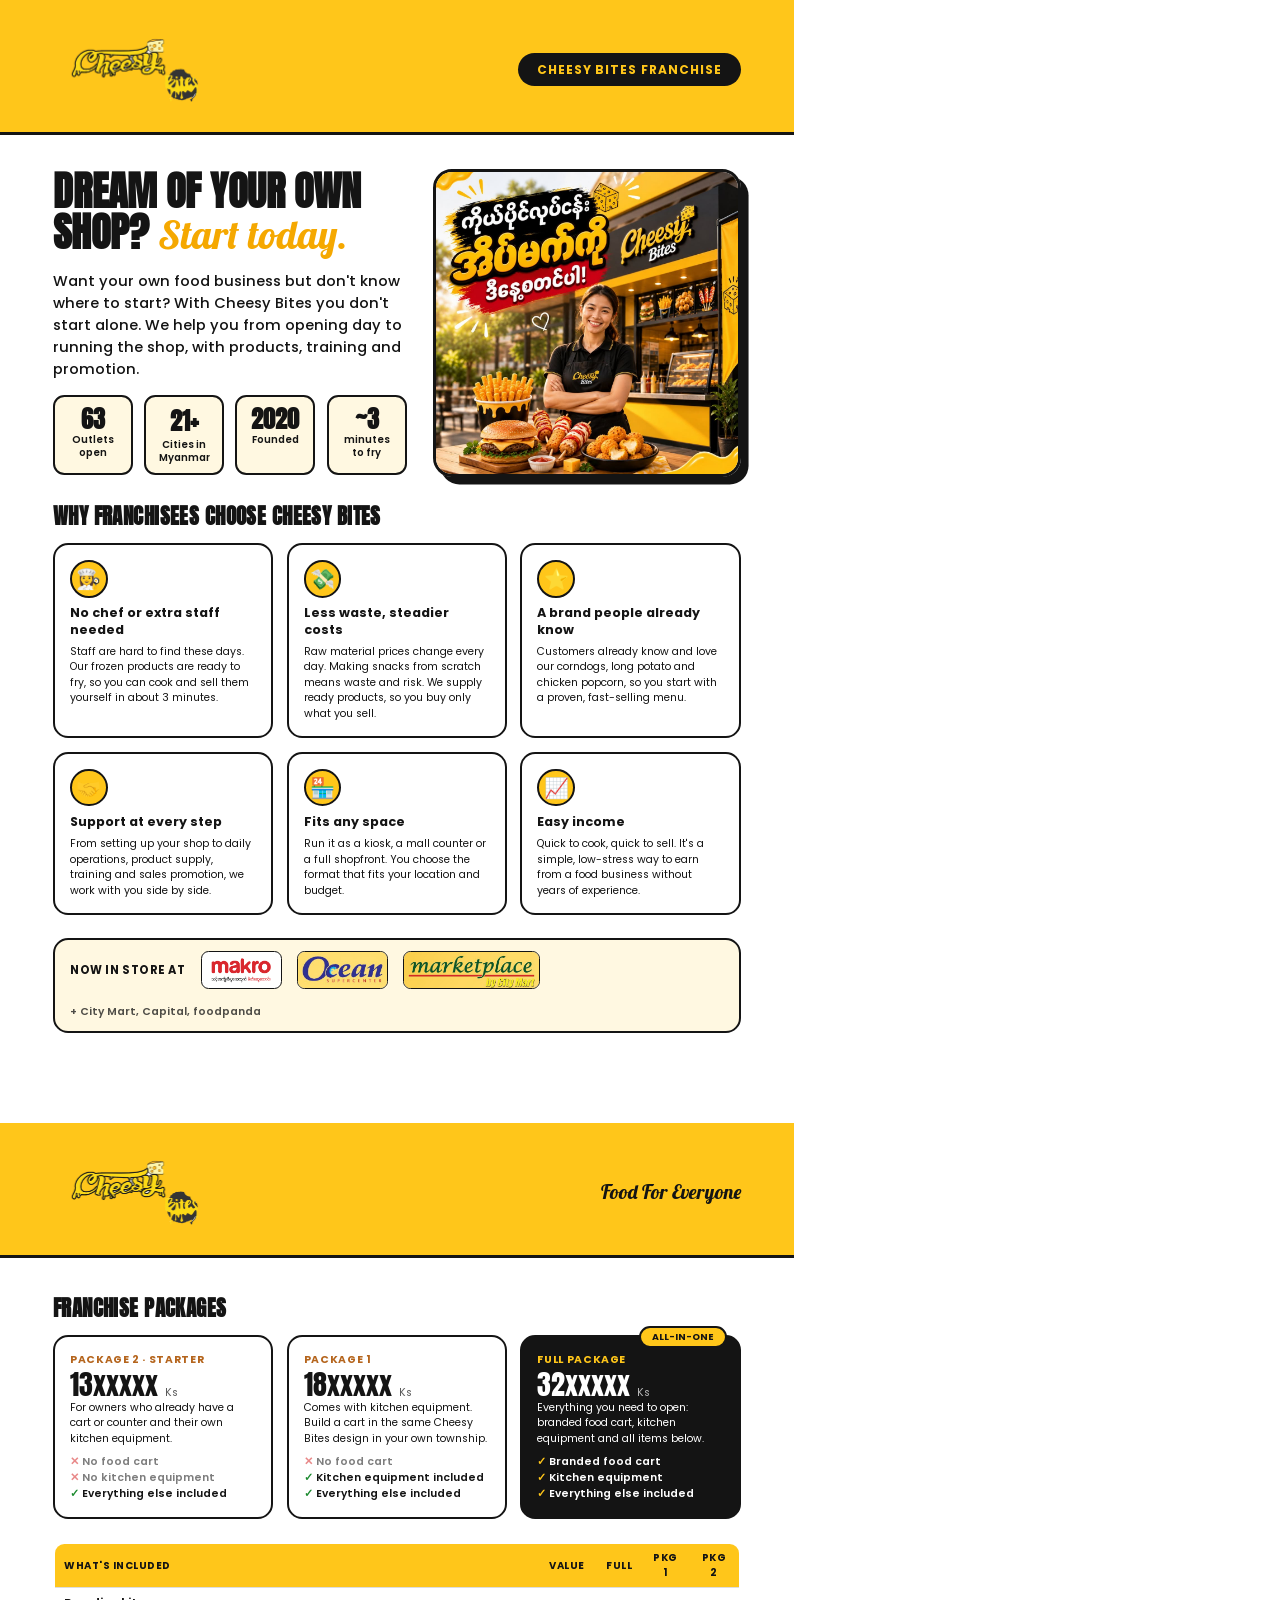
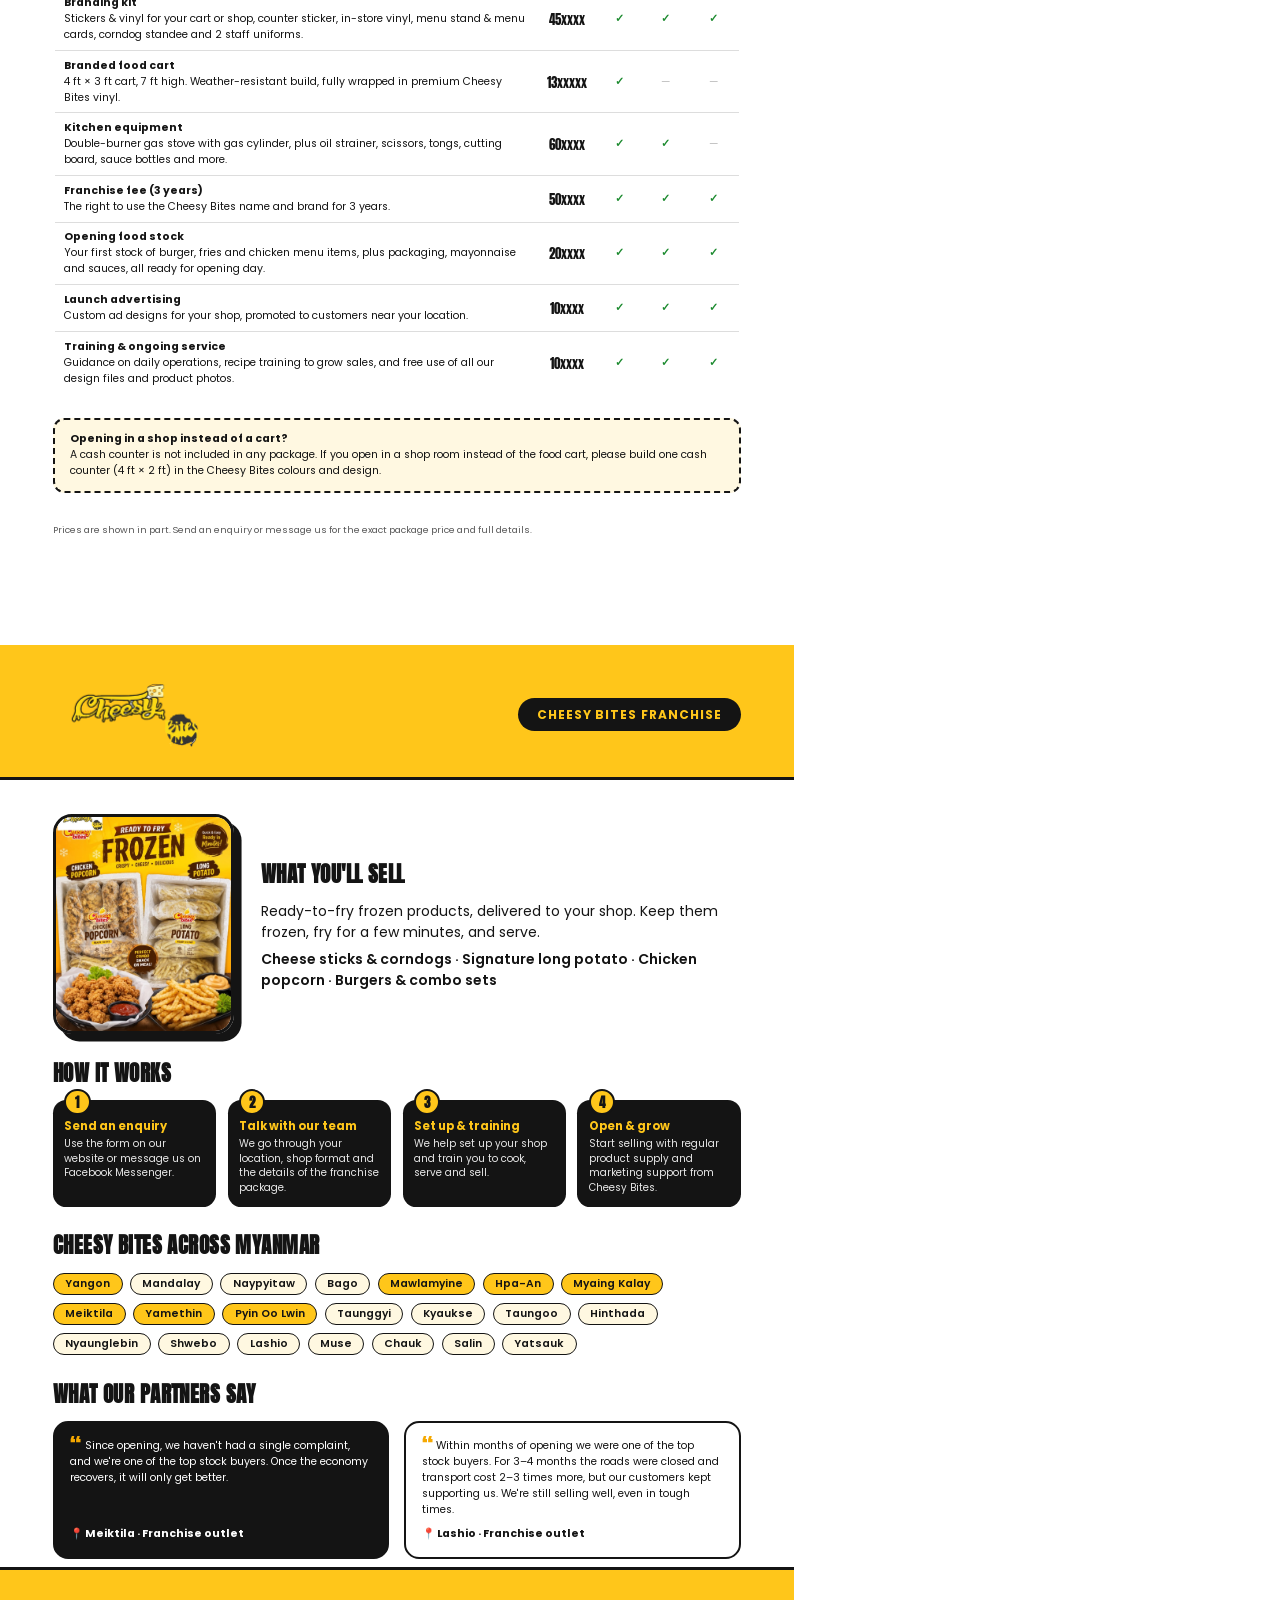
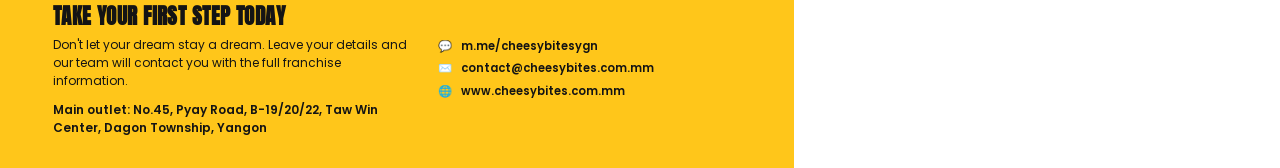
<file: brochure/brochure.html>
<!DOCTYPE html>
<html lang="en">
<head>
<meta charset="UTF-8" />
<title>Cheesy Bites Franchise Brochure</title>
<!-- Source for the downloadable franchise brochure PDFs.
     Rendered with:  brochure/build.sh  (needs Google Chrome)
     Text comes from ../i18n.js and numbers from ../data.js -->
<link rel="preconnect" href="https://fonts.googleapis.com" />
<link rel="preconnect" href="https://fonts.gstatic.com" crossorigin />
<link href="https://fonts.googleapis.com/css2?family=Lobster&family=Anton&family=Poppins:wght@400;500;600;700&family=Noto+Sans+Myanmar:wght@400;600;700&display=swap" rel="stylesheet" />
<style>
  @page { size: A4; margin: 0; }
  :root { --y: #ffc61a; --yd: #f5a800; --cream: #fff8e1; --k: #141414; --brown: #b5651d; }
  * { box-sizing: border-box; margin: 0; padding: 0; }
  html, body { background: #fff; }
  body { font-family: 'Poppins', sans-serif; color: var(--k); font-size: 10.5pt; line-height: 1.5; -webkit-print-color-adjust: exact; print-color-adjust: exact; }
  html[lang="my"] body { font-family: 'Noto Sans Myanmar', 'Poppins', sans-serif; font-size: 9.6pt; line-height: 1.75; }
  .page { width: 210mm; height: 297mm; position: relative; overflow: hidden; page-break-after: always; display: flex; flex-direction: column; }
  .page:last-child { page-break-after: auto; }

  /* Header band */
  .band { background: var(--y); border-bottom: 3px solid var(--k); padding: 10mm 14mm 8mm; display: flex; align-items: center; justify-content: space-between; }
  .band img { height: 17mm; }
  .band .tag { font-family: 'Lobster', cursive; font-size: 15pt; }
  .band .pill { background: var(--k); color: var(--y); border-radius: 99px; padding: 2mm 5mm; font-weight: 700; font-size: 9pt; letter-spacing: .08em; text-transform: uppercase; }
  html[lang="my"] .band .pill { letter-spacing: 0; text-transform: none; }

  .body { padding: 9mm 14mm 0; flex: 1; display: flex; flex-direction: column; gap: 6mm; }
  h1 { font-family: 'Anton', sans-serif; font-size: 30pt; line-height: 1.02; text-transform: uppercase; }
  h1 span { font-family: 'Lobster', cursive; text-transform: none; color: var(--yd); font-weight: 400; }
  h2 { font-family: 'Anton', sans-serif; font-size: 16pt; text-transform: uppercase; letter-spacing: .02em; margin-bottom: 3mm; }
  html[lang="my"] h1, html[lang="my"] h2 { font-family: 'Noto Sans Myanmar', sans-serif; font-weight: 700; text-transform: none; letter-spacing: 0; }
  html[lang="my"] h1 { font-size: 21pt; line-height: 1.45; }
  html[lang="my"] h1 span { font-family: 'Noto Sans Myanmar', sans-serif; font-weight: 700; }
  html[lang="my"] h2 { font-size: 13pt; line-height: 1.5; }
  .lead { font-size: 11pt; font-weight: 500; }
  html[lang="my"] .lead { font-size: 10pt; }

  .hero { display: grid; grid-template-columns: 1.15fr 1fr; gap: 7mm; align-items: center; }
  .hero img { width: 100%; aspect-ratio: 1; object-fit: cover; border: 3px solid var(--k); border-radius: 5mm; box-shadow: 2mm 2mm 0 var(--k); }

  .stats { display: grid; grid-template-columns: repeat(4, 1fr); gap: 3mm; margin-top: 4mm; }
  .stat { background: var(--cream); border: 2px solid var(--k); border-radius: 3mm; padding: 2.5mm; text-align: center; }
  .stat b { display: block; font-family: 'Anton', sans-serif; font-size: 18pt; line-height: 1.1; }
  .stat span { font-size: 7.5pt; font-weight: 600; line-height: 1.3; display: block; }

  .benefits { display: grid; grid-template-columns: repeat(3, 1fr); gap: 3.5mm; }
  .benefit { border: 2px solid var(--k); border-radius: 4mm; padding: 4mm; background: #fff; }
  .benefit i { font-style: normal; font-size: 15pt; display: inline-grid; place-items: center; width: 10mm; height: 10mm; background: var(--y); border: 2px solid var(--k); border-radius: 50%; margin-bottom: 2mm; }
  .benefit h3 { font-size: 9.5pt; line-height: 1.3; margin-bottom: 1.5mm; }
  .benefit p { font-size: 8pt; line-height: 1.45; }
  html[lang="my"] .benefit p { font-size: 7.6pt; line-height: 1.65; }

  .packages { display: grid; grid-template-columns: repeat(3, 1fr); gap: 3.5mm; }
  .pk { border: 2px solid var(--k); border-radius: 4mm; padding: 4mm; background: #fff; position: relative; }
  .pk.best { background: var(--k); color: #fff; }
  .pk .name { font-weight: 700; font-size: 8pt; text-transform: uppercase; letter-spacing: .06em; color: var(--brown); }
  .pk.best .name { color: var(--y); }
  .pk .price { font-family: 'Anton', sans-serif; font-size: 21pt; line-height: 1.15; }
  .pk .price small { font-family: 'Poppins', sans-serif; font-size: 8pt; opacity: .7; }
  .pk p { font-size: 8pt; line-height: 1.45; }
  .pk ul { list-style: none; margin-top: 2mm; font-size: 8pt; font-weight: 600; }
  .pk li::before { content: '✓ '; color: #1b8a2e; }
  .pk.best li::before { color: var(--y); }
  .pk li.no { opacity: .55; }
  .pk li.no::before { content: '✕ '; color: #d62828; }
  .ribbon { position: absolute; top: -3mm; right: 3mm; background: var(--y); color: var(--k); border: 2px solid var(--k); border-radius: 99px; padding: .5mm 3mm; font-size: 7pt; font-weight: 700; text-transform: uppercase; }

  table { width: 100%; border-collapse: collapse; font-size: 8pt; border: 2px solid var(--k); border-radius: 3mm; overflow: hidden; }
  th, td { padding: 1.8mm 2.5mm; border-bottom: 1px solid #ddd; text-align: center; vertical-align: middle; }
  th:first-child, td:first-child { text-align: left; }
  thead th { background: var(--y); font-size: 7.5pt; text-transform: uppercase; letter-spacing: .05em; }
  td.v { font-family: 'Anton', sans-serif; font-size: 10pt; white-space: nowrap; }
  td.y { color: #1b8a2e; font-weight: 700; }
  td.n { color: #bbb; }
  td b { display: block; }

  .steps { display: grid; grid-template-columns: repeat(4, 1fr); gap: 3mm; }
  .step { background: var(--k); color: #fff; border-radius: 3.5mm; padding: 4mm 3mm 3mm; position: relative; }
  .step b { position: absolute; top: -3mm; left: 3mm; width: 7mm; height: 7mm; border-radius: 50%; background: var(--y); color: var(--k); border: 2px solid var(--k); display: grid; place-items: center; font-family: 'Anton', sans-serif; font-size: 10pt; }
  .step h3 { color: var(--y); font-size: 8.5pt; line-height: 1.3; margin: 1mm 0; }
  .step p { font-size: 7.5pt; line-height: 1.45; opacity: .9; }

  .note { border: 2px dashed var(--k); border-radius: 3mm; padding: 3mm 4mm; background: var(--cream); font-size: 8pt; }
  .note b { display: block; }

  .contact { margin-top: auto; background: var(--y); border-top: 3px solid var(--k); padding: 7mm 14mm; display: grid; grid-template-columns: 1.2fr 1fr; gap: 6mm; align-items: center; }
  .contact h2 { margin-bottom: 1mm; }
  .contact .cta { font-size: 9pt; }
  .contact ul { list-style: none; font-size: 8.5pt; font-weight: 600; display: grid; gap: 1.5mm; }
  .contact li span { display: inline-block; width: 6mm; }
  .fineprint { font-size: 7pt; opacity: .7; margin-top: 2mm; }

  .sell { display: grid; grid-template-columns: 48mm 1fr; gap: 7mm; align-items: center; }
  .sell img { width: 100%; border: 3px solid var(--k); border-radius: 5mm; box-shadow: 2mm 2mm 0 var(--k); }
  .contact--big { padding: 8mm 14mm; }
  .contact .addr { margin-top: 3mm; font-weight: 600; }
  .contact ul { word-break: break-all; }

  .partners { display: flex; align-items: center; gap: 4mm; flex-wrap: wrap; border: 2px solid var(--k); border-radius: 4mm; padding: 3mm 4mm; background: var(--cream); }
  .partners p { font-weight: 700; font-size: 8.5pt; text-transform: uppercase; letter-spacing: .05em; }
  html[lang="my"] .partners p { text-transform: none; letter-spacing: 0; }
  .partners img { height: 10mm; border-radius: 2mm; border: 1.5px solid var(--k); }
  .partners img.w { background: #fff; padding: 1mm 2mm; }
  .partners span { font-size: 8pt; font-weight: 600; opacity: .75; }
  .cities { list-style: none; display: flex; flex-wrap: wrap; gap: 2mm; }
  .cities li { border: 1.5px solid var(--k); border-radius: 99px; padding: .6mm 3mm; font-size: 8pt; font-weight: 600; background: var(--cream); }
  .cities li.hot { background: var(--y); }
  .quotes { display: grid; grid-template-columns: 1fr 1fr; gap: 4mm; }
  .quotes figure { border: 2px solid var(--k); border-radius: 4mm; padding: 4mm; background: #fff; display: flex; flex-direction: column; gap: 2mm; }
  .quotes figure:first-child { background: var(--k); color: #fff; }
  .quotes blockquote { font-size: 8pt; line-height: 1.5; flex: 1; }
  html[lang="my"] .quotes blockquote { font-size: 7.6pt; line-height: 1.65; }
  .page:last-child .body { gap: 5mm; padding-top: 7mm; }
  .quotes blockquote::before { content: '“'; font-family: 'Anton', sans-serif; color: var(--yd); font-size: 18pt; line-height: 0; vertical-align: -6pt; margin-right: 1mm; }
  .quotes figcaption { font-size: 8pt; font-weight: 700; }
</style>
</head>
<body>

<!-- ============ PAGE 1 ============ -->
<section class="page">
  <div class="band">
    <img src="../assets/img/logo.png" alt="Cheesy Bites" />
    <span class="pill" data-k="fr.eyebrow">Cheesy Bites Franchise</span>
  </div>
  <div class="body">
    <div class="hero">
      <div>
        <h1 data-k="fr.title">Dream of your own shop? <span>Start today.</span></h1>
        <p class="lead" style="margin-top:4mm" data-k="fr.lead">Want your own food business but don't know where to start? With Cheesy Bites you don't start alone. We help you from opening day to running the shop, with products, training and promotion.</p>
        <div class="stats">
          <div class="stat"><b data-stat="outlets">63</b><span data-k="stat.outlets">Outlets open</span></div>
          <div class="stat"><b><span data-stat="cities" style="font-size:inherit;display:inline;font-weight:inherit">21</span>+</b><span data-k="stat.cities">Cities in Myanmar</span></div>
          <div class="stat"><b>2020</b><span data-k="stat.founded">Founded</span></div>
          <div class="stat"><b>~3</b><span data-k="fr.proof3">minutes to fry</span></div>
        </div>
      </div>
      <img src="../assets/img/fb/franchise.jpg" alt="" />
    </div>

    <div>
      <h2 data-k="fr.why">Why franchisees choose Cheesy Bites</h2>
      <div class="benefits">
        <div class="benefit"><i>👩‍🍳</i><h3 data-k="fr.b1h">No chef or extra staff needed</h3><p data-k="fr.b1p">Staff are hard to find these days. Our frozen products are ready to fry, so you can cook and sell them yourself in about 3 minutes.</p></div>
        <div class="benefit"><i>💸</i><h3 data-k="fr.b2h">Less waste, steadier costs</h3><p data-k="fr.b2p">Raw material prices change every day. Making snacks from scratch means waste and risk. We supply ready products, so you buy only what you sell.</p></div>
        <div class="benefit"><i>⭐</i><h3 data-k="fr.b3h">A brand people already know</h3><p data-k="fr.b3p">Customers already know and love our corndogs, long potato and chicken popcorn, so you start with a proven, fast-selling menu.</p></div>
        <div class="benefit"><i>🤝</i><h3 data-k="fr.b4h">Support at every step</h3><p data-k="fr.b4p">From setting up your shop to daily operations, product supply, training and sales promotion, we work with you side by side.</p></div>
        <div class="benefit"><i>🏪</i><h3 data-k="fr.b5h">Fits any space</h3><p data-k="fr.b5p">Run it as a kiosk, a mall counter or a full shopfront. You choose the format that fits your location and budget.</p></div>
        <div class="benefit"><i>📈</i><h3 data-k="fr.b6h">Easy income</h3><p data-k="fr.b6p">Quick to cook, quick to sell. It's a simple, low-stress way to earn from a food business without years of experience.</p></div>
      </div>
    </div>

    <div class="partners">
      <p data-k="hero.instore">Now in store at</p>
      <img src="../assets/img/partners/makro.png" alt="Makro" class="w" />
      <img src="../assets/img/partners/ocean.jpg" alt="Ocean" />
      <img src="../assets/img/partners/marketplace.jpg" alt="Marketplace by City Mart" />
      <span data-k="br.partnersMore">+ City Mart, Capital, foodpanda</span>
    </div>
  </div>
</section>

<!-- ============ PAGE 2 ============ -->
<section class="page">
  <div class="band">
    <img src="../assets/img/logo.png" alt="Cheesy Bites" />
    <span class="tag">Food For Everyone</span>
  </div>
  <div class="body">
    <div>
      <h2 data-k="pk.title">Franchise packages</h2>
      <div class="packages">
        <div class="pk"><p class="name" data-k="pk.p2name">Package 2 · Starter</p><p class="price">13xxxxx <small>Ks</small></p><p data-k="pk.p2desc">For owners who already have a cart or counter and their own kitchen equipment.</p><ul data-k="pk.p2list"><li class="no">No food cart</li><li class="no">No kitchen equipment</li><li>Everything else included</li></ul></div>
        <div class="pk"><p class="name" data-k="pk.p1name">Package 1</p><p class="price">18xxxxx <small>Ks</small></p><p data-k="pk.p1desc">Comes with kitchen equipment. Build a cart in the same Cheesy Bites design in your own township.</p><ul data-k="pk.p1list"><li class="no">No food cart</li><li>Kitchen equipment included</li><li>Everything else included</li></ul></div>
        <div class="pk best"><span class="ribbon" data-k="pk.best">All-in-one</span><p class="name" data-k="pk.fullname">Full Package</p><p class="price">32xxxxx <small>Ks</small></p><p data-k="pk.fulldesc">Everything you need to open: branded food cart, kitchen equipment and all items below.</p><ul data-k="pk.fulllist"><li>Branded food cart</li><li>Kitchen equipment</li><li>Everything else included</li></ul></div>
      </div>
    </div>

    <table>
      <thead><tr><th data-k="pk.tableTitle">What's included</th><th data-k="pk.colValue">Value</th><th>Full</th><th>Pkg 1</th><th>Pkg 2</th></tr></thead>
      <tbody>
        <tr><td><b data-k="pk.i1h">Branding kit</b><span data-k="pk.i1p">Stickers &amp; vinyl for your cart or shop, counter sticker, in-store vinyl, menu stand &amp; menu cards, corndog standee and 2 staff uniforms.</span></td><td class="v">45xxxx</td><td class="y">✓</td><td class="y">✓</td><td class="y">✓</td></tr>
        <tr><td><b data-k="pk.i2h">Branded food cart</b><span data-k="pk.i2p">4 ft × 3 ft cart, 7 ft high. Weather-resistant build, fully wrapped in premium Cheesy Bites vinyl.</span></td><td class="v">13xxxxx</td><td class="y">✓</td><td class="n">—</td><td class="n">—</td></tr>
        <tr><td><b data-k="pk.i3h">Kitchen equipment</b><span data-k="pk.i3p">Double-burner gas stove with gas cylinder, plus oil strainer, scissors, tongs, cutting board, sauce bottles and more.</span></td><td class="v">60xxxx</td><td class="y">✓</td><td class="y">✓</td><td class="n">—</td></tr>
        <tr><td><b data-k="pk.i4h">Franchise fee (3 years)</b><span data-k="pk.i4p">The right to use the Cheesy Bites name and brand for 3 years.</span></td><td class="v">50xxxx</td><td class="y">✓</td><td class="y">✓</td><td class="y">✓</td></tr>
        <tr><td><b data-k="pk.i5h">Opening food stock</b><span data-k="pk.i5p">Your first stock of burger, fries and chicken menu items, plus packaging, mayonnaise and sauces, all ready for opening day.</span></td><td class="v">20xxxx</td><td class="y">✓</td><td class="y">✓</td><td class="y">✓</td></tr>
        <tr><td><b data-k="pk.i6h">Launch advertising</b><span data-k="pk.i6p">Custom ad designs for your shop, promoted to customers near your location.</span></td><td class="v">10xxxx</td><td class="y">✓</td><td class="y">✓</td><td class="y">✓</td></tr>
        <tr><td><b data-k="pk.i7h">Training &amp; ongoing service</b><span data-k="pk.i7p">Guidance on daily operations, recipe training to grow sales, and free use of all our design files and product photos.</span></td><td class="v">10xxxx</td><td class="y">✓</td><td class="y">✓</td><td class="y">✓</td></tr>
      </tbody>
    </table>

    <div class="note"><b data-k="pk.noteTitle">Opening in a shop instead of a cart?</b><span data-k="pk.noteBody">A cash counter is not included in any package. If you open in a shop room instead of the food cart, please build one cash counter (4 ft × 2 ft) in the Cheesy Bites colours and design.</span></div>

    <p class="fineprint" data-k="pk.disclaimer">Prices are shown in part. Send an enquiry or message us for the exact package price and full details.</p>
  </div>
</section>

<!-- ============ PAGE 3 ============ -->
<section class="page">
  <div class="band">
    <img src="../assets/img/logo.png" alt="Cheesy Bites" />
    <span class="pill" data-k="fr.eyebrow">Cheesy Bites Franchise</span>
  </div>
  <div class="body">
    <div class="sell">
      <img src="../assets/img/fb/readytofry.jpg" alt="" />
      <div>
      <h2 data-k="fr.sellTitle">What you'll sell</h2>
      <p data-k="fr.sellBody">Ready-to-fry frozen products, delivered to your shop. Keep them frozen, fry for a few minutes, and serve.</p>
      <p style="font-weight:600;margin-top:1.5mm" data-k="br.sellList">Cheese sticks &amp; corndogs · Signature long potato · Chicken popcorn · Burgers &amp; combo sets</p>
      </div>
    </div>
    <div>
      <h2 data-k="fr.howTitle">How it works</h2>
      <div class="steps">
        <div class="step"><b>1</b><h3 data-k="fr.s1h">Send an enquiry</h3><p data-k="br.s1p">Use the form on our website or message us on Facebook Messenger.</p></div>
        <div class="step"><b>2</b><h3 data-k="fr.s2h">Talk with our team</h3><p data-k="fr.s2p">We go through your location, shop format and the details of the franchise package.</p></div>
        <div class="step"><b>3</b><h3 data-k="fr.s3h">Set up &amp; training</h3><p data-k="fr.s3p">We help set up your shop and train you to cook, serve and sell.</p></div>
        <div class="step"><b>4</b><h3 data-k="fr.s4h">Open &amp; grow</h3><p data-k="fr.s4p">Start selling with regular product supply and marketing support from Cheesy Bites.</p></div>
      </div>
    </div>
    <div>
      <h2 data-k="net.title">Cheesy Bites across Myanmar</h2>
      <ul class="cities" id="cityList"></ul>
    </div>
    <div>
      <h2 data-k="tm.title">What our partners say</h2>
      <div class="quotes">
        <figure><blockquote data-k="tm.q1">Since opening, we haven't had a single complaint, and we're one of the top stock buyers. Once the economy recovers, it will only get better.</blockquote><figcaption>📍 <span data-k="tm.t1">Meiktila</span> · <span data-k="tm.franchise">Franchise outlet</span></figcaption></figure>
        <figure><blockquote data-k="tm.q2">Within months of opening we were one of the top stock buyers. For 3–4 months the roads were closed and transport cost 2–3 times more, but our customers kept supporting us. We're still selling well, even in tough times.</blockquote><figcaption>📍 <span data-k="tm.t2">Lashio</span> · <span data-k="tm.franchise">Franchise outlet</span></figcaption></figure>
      </div>
    </div>
  </div>
  <div class="contact contact--big">
    <div>
      <h2 data-k="fr.formIntroTitle">Take your first step today</h2>
      <p class="cta" data-k="fr.formIntro">Don't let your dream stay a dream. Leave your details and our team will contact you with the full franchise information.</p>
      <p class="cta addr" data-k="br.address">Main outlet: No.45, Pyay Road, B-19/20/22, Taw Win Center, Dagon Township, Yangon</p>
    </div>
    <ul>
      <li><span>💬</span>m.me/cheesybitesygn</li>
      <li><span>✉️</span>contact@cheesybites.com.mm</li>
      <li><span>🌐</span>www.cheesybites.com.mm</li>
    </ul>
  </div>
</section>

<script src="../data.js"></script>
<script src="../i18n.js"></script>
<script>
  // Brochure-only Myanmar text (everything else is reused from i18n.js)
  const BR_MY = {
    'br.sellList': 'ချိစ်ချောင်းနှင့် ကော်န်ဒေါ့ · Signature အာလူးချောင်းရှည် · ချစ်ကင် ပေါ့ပ်ကော်န် · ဘာဂါနှင့် Combo Set များ',
    'br.s1p': 'ကျွန်ုပ်တို့ ဝဘ်ဆိုက်ရှိ ဖောင်ကို ဖြည့်ပါ သို့မဟုတ် Facebook Messenger မှ စာပို့ပါ။',
    'br.contactTitle': 'ဆက်သွယ်ရန်',
    'br.partnersMore': '+ City Mart၊ Capital၊ foodpanda',
    'br.address': 'ပင်မဆိုင်: အမှတ် ၄၅၊ ပြည်လမ်း၊ B-19/20/22၊ တော်ဝင်စင်တာ၊ ဒဂုံမြို့နယ်၊ ရန်ကုန်',
  };
  const lang = new URLSearchParams(location.search).get('lang') === 'my' ? 'my' : 'en';
  document.documentElement.lang = lang;
  document.querySelectorAll('[data-stat]').forEach(el => { el.textContent = SITE_STATS[el.dataset.stat]; });
  document.getElementById('cityList').innerHTML = CITIES.map(c => `<li${c.hot ? ' class="hot"' : ''}>${lang === 'my' ? c.my : c.en}</li>`).join('');
  if (lang === 'my') {
    document.querySelectorAll('[data-k]').forEach(el => {
      const t = BR_MY[el.dataset.k] ?? I18N_MY[el.dataset.k];
      if (t) el.innerHTML = t;
    });
  }
</script>
</body>
</html>
</file>
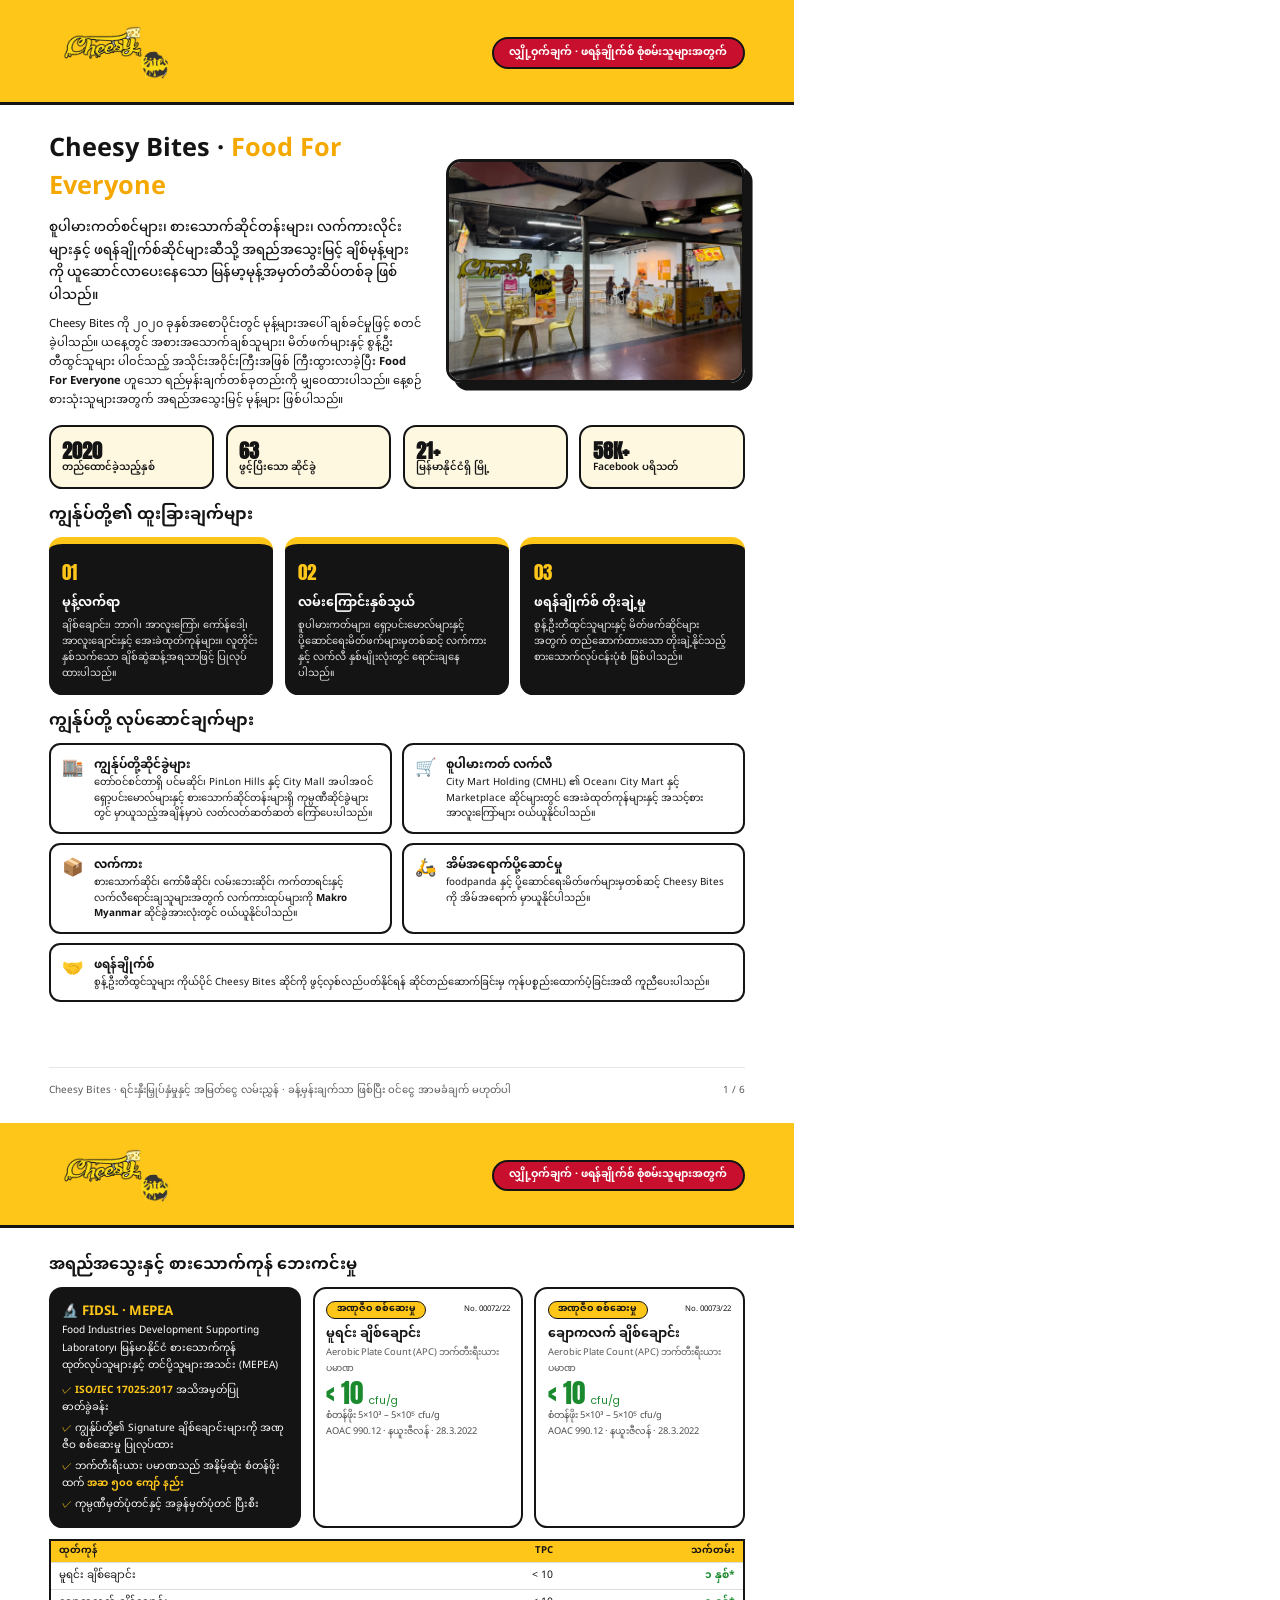
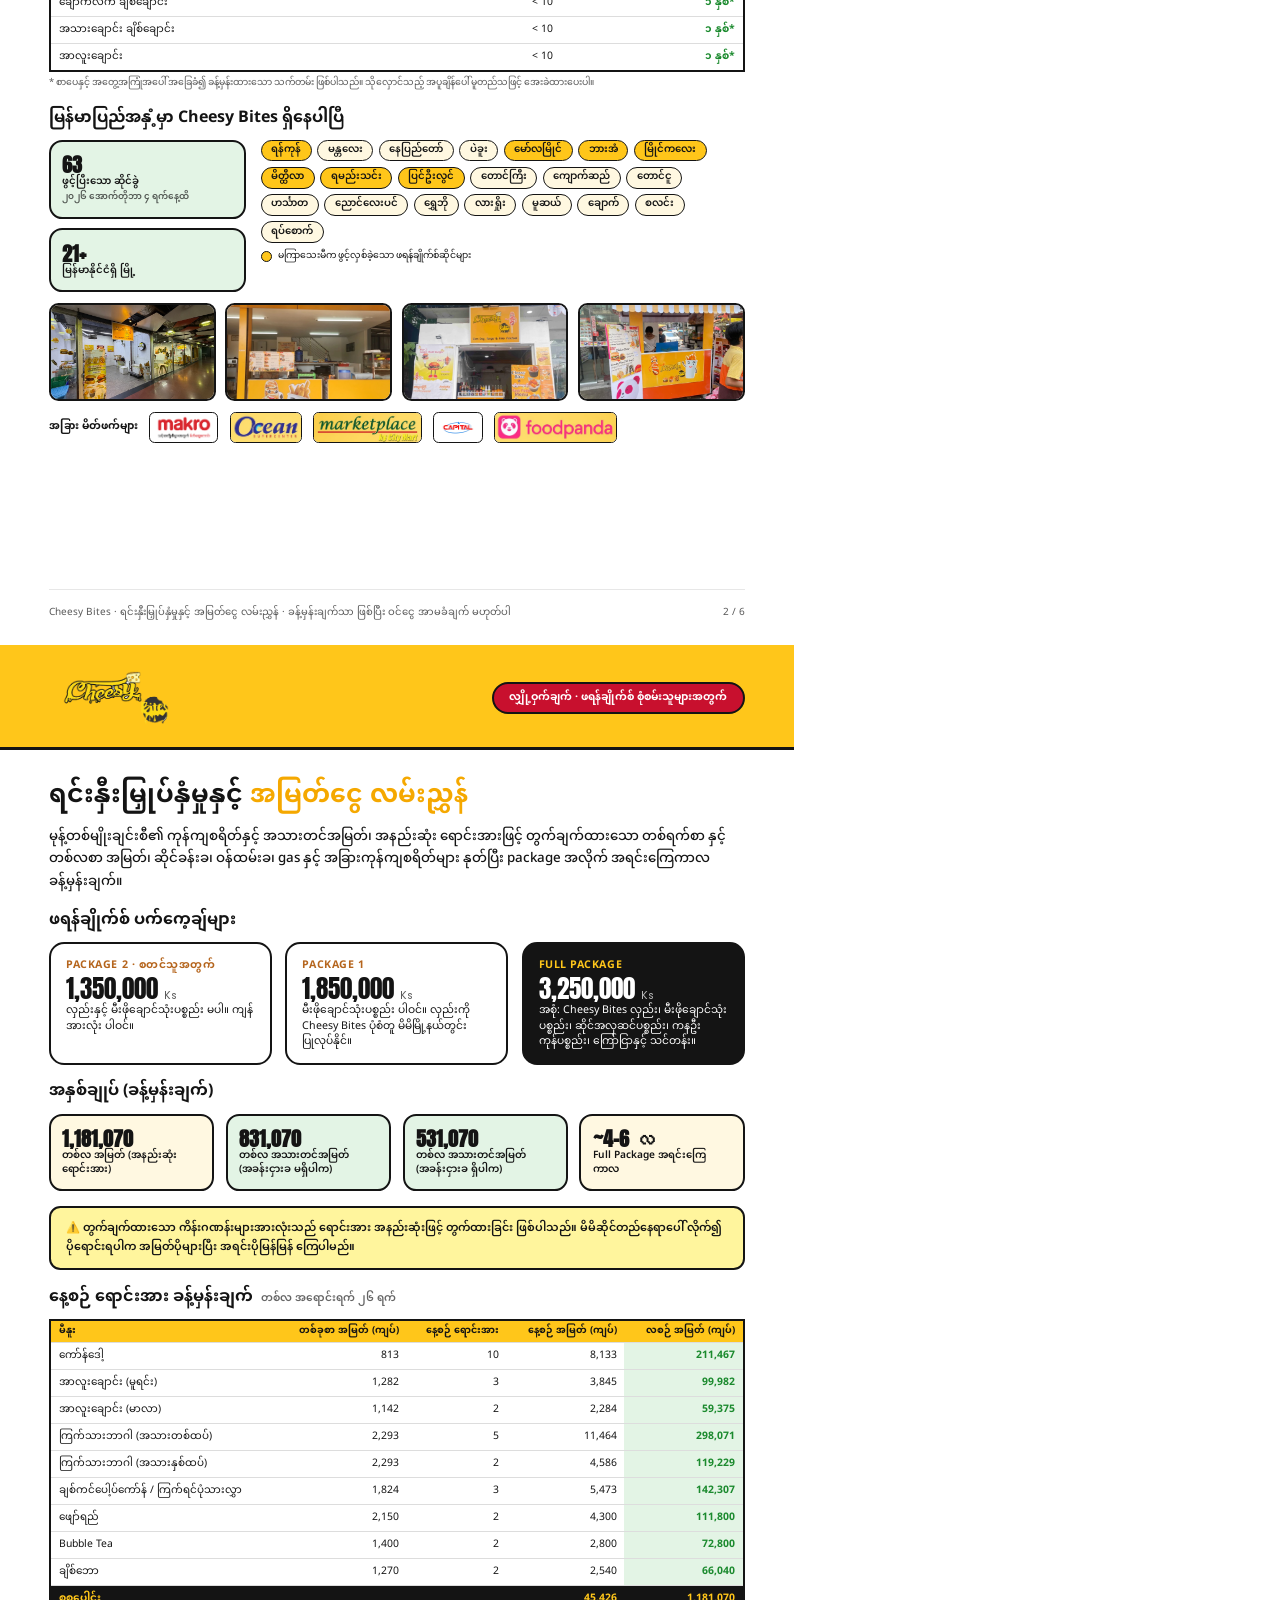
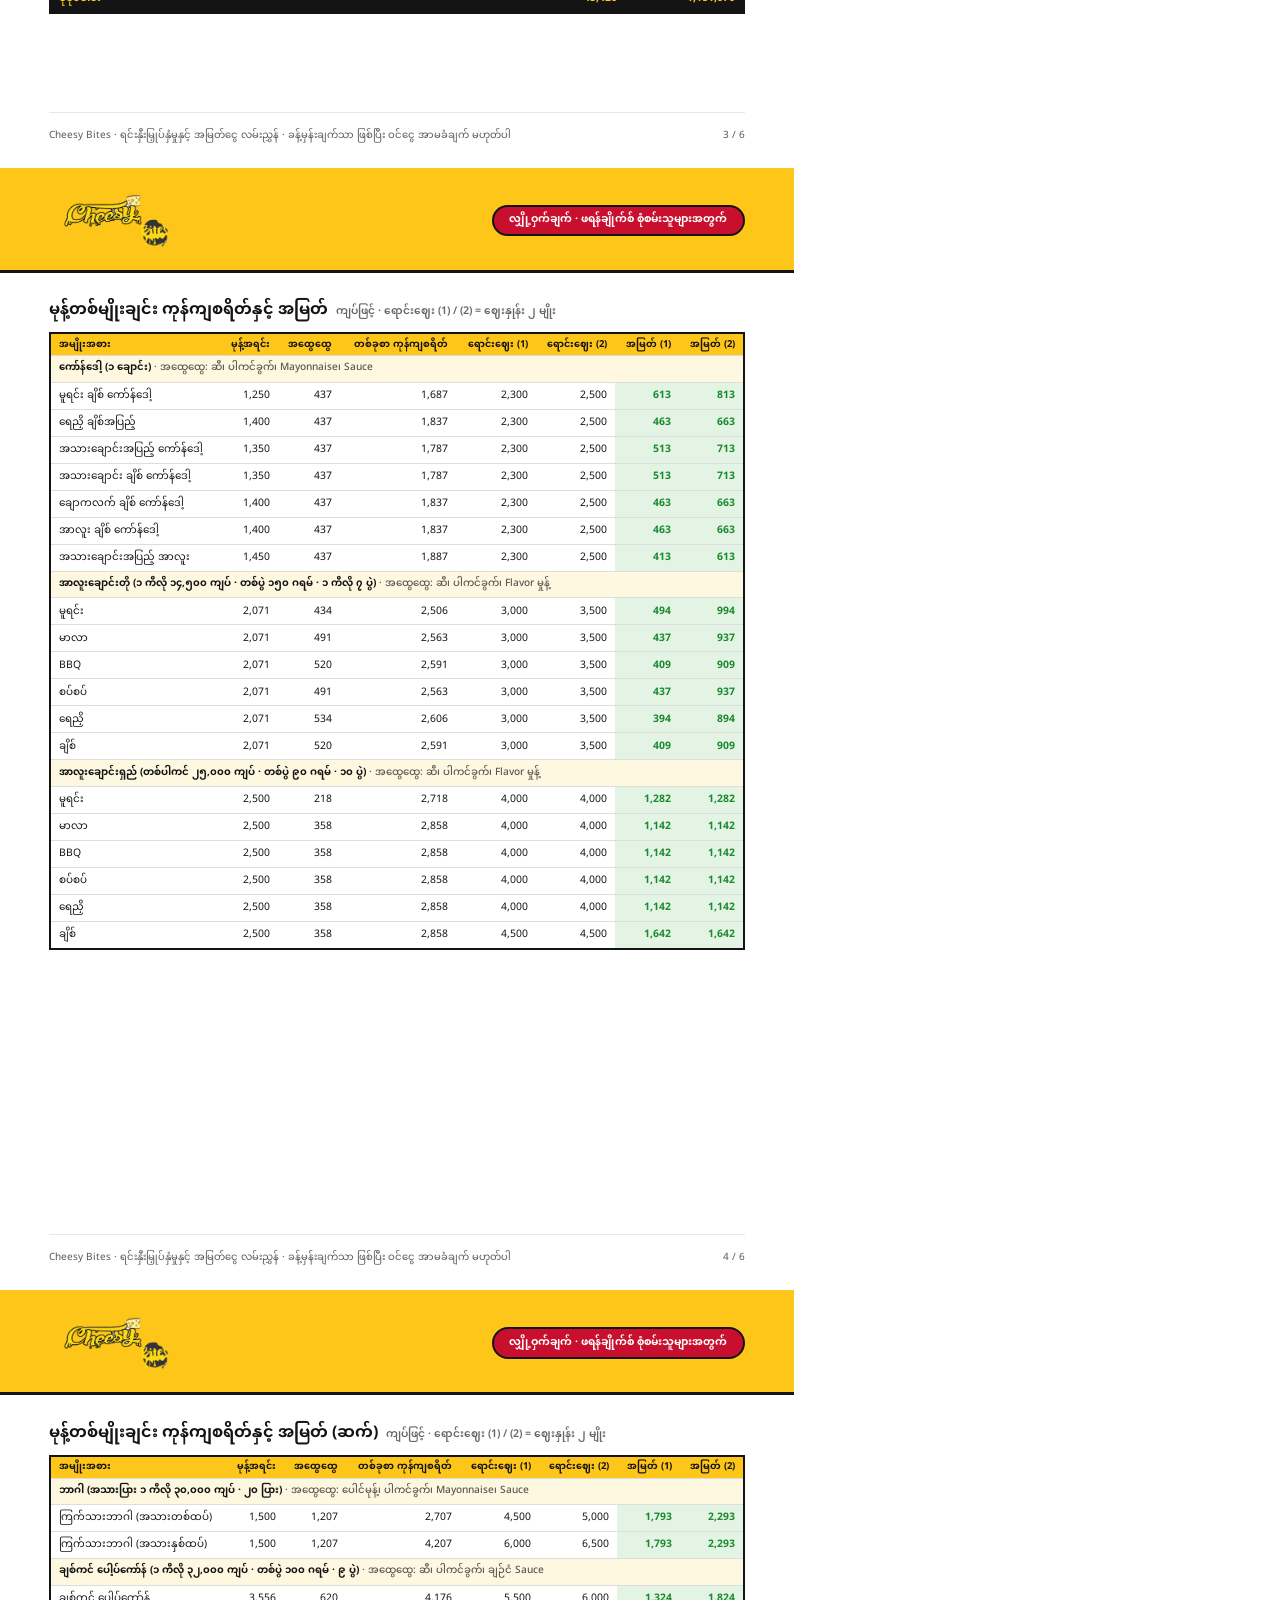
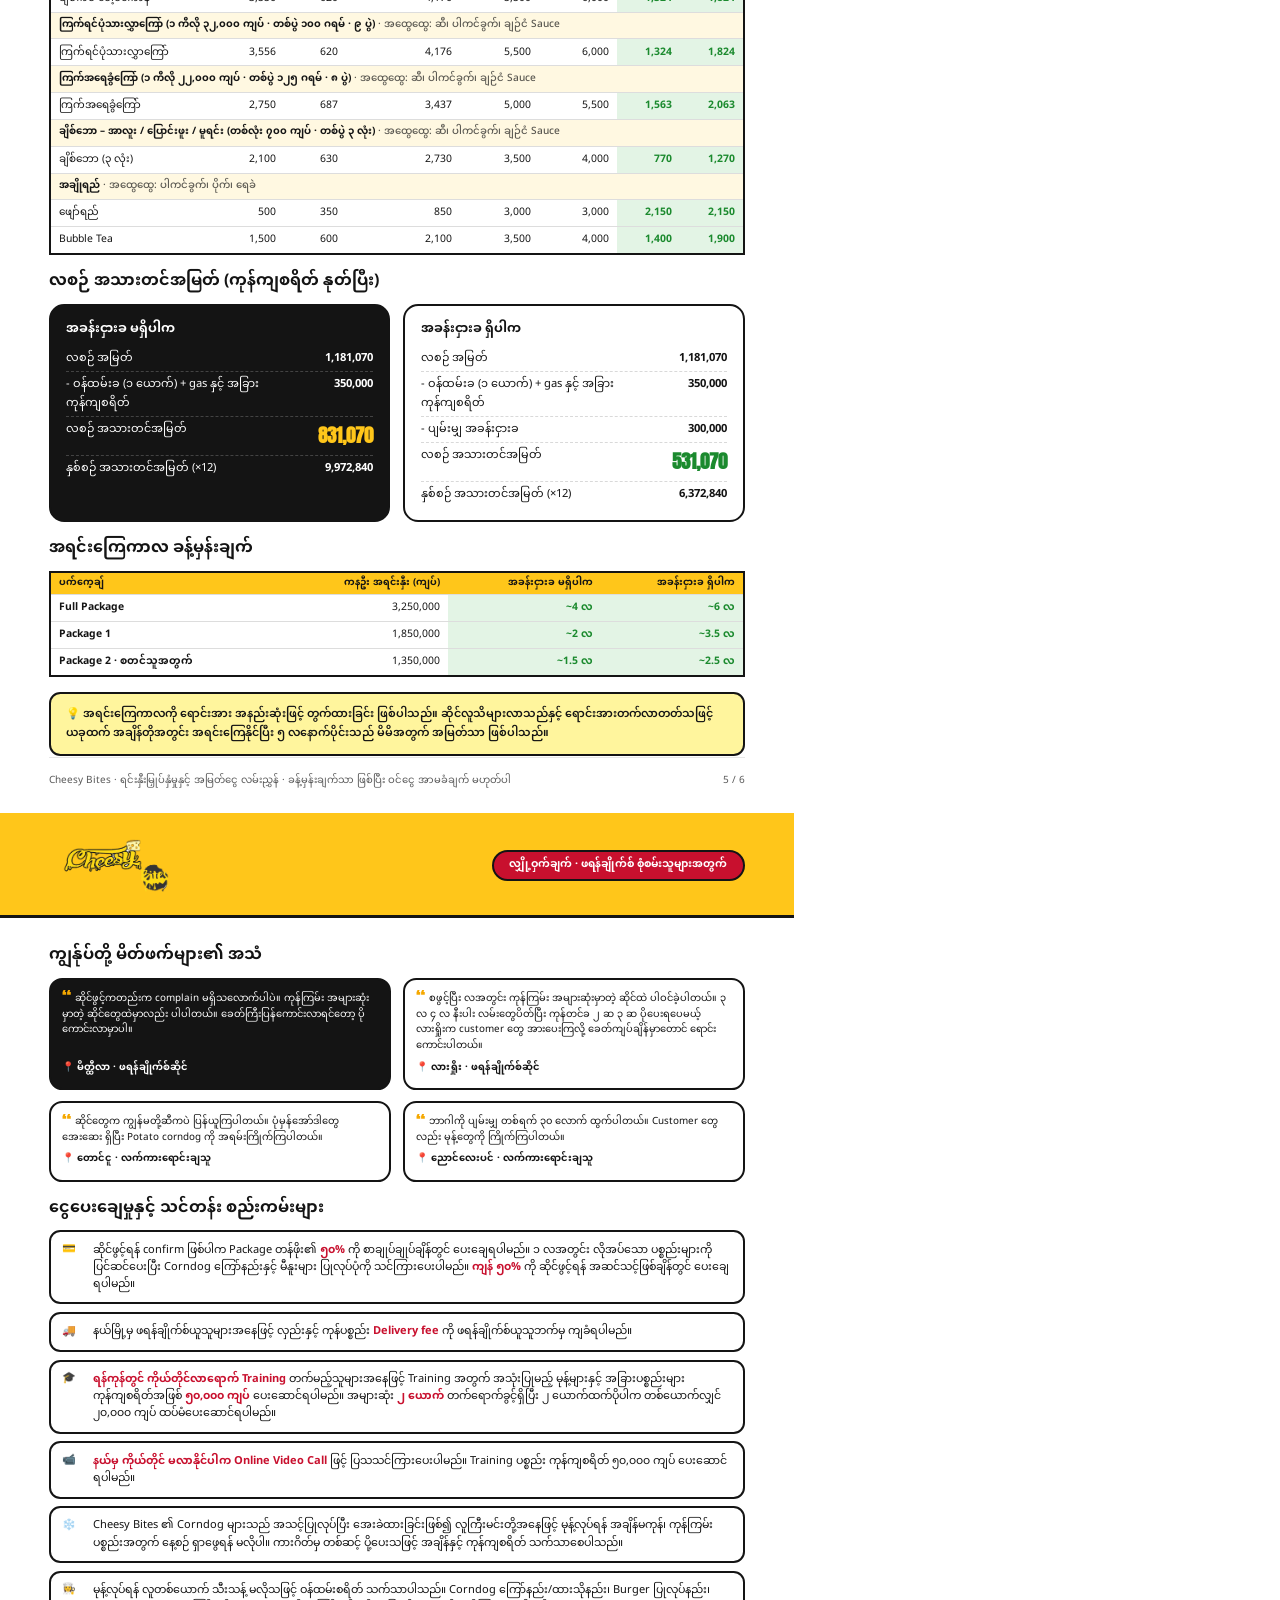
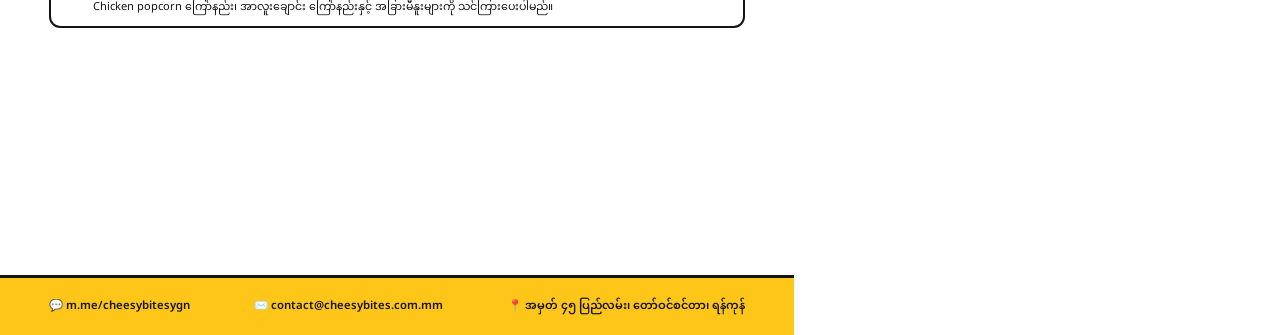
<file: private/investment-guide.html>
<!DOCTYPE html>
<html lang="my">
<head>
<meta charset="UTF-8" />
<title>Cheesy Bites – Investment &amp; Profit Guide (Confidential)</title>
<!-- PRIVATE: contains real package prices and profit estimates.
     This folder is excluded from GitHub (.gitignore). Do not publish.
     Build PDFs with:  bash private/build.sh -->
<link rel="preconnect" href="https://fonts.googleapis.com" />
<link rel="preconnect" href="https://fonts.gstatic.com" crossorigin />
<link href="https://fonts.googleapis.com/css2?family=Lobster&family=Anton&family=Poppins:wght@400;500;600;700&family=Noto+Sans+Myanmar:wght@400;600;700&display=swap" rel="stylesheet" />
<style>
  @page { size: A4; margin: 0; }
  :root { --y: #ffc61a; --yd: #f5a800; --cream: #fff8e1; --k: #141414; --brown: #b5651d; --g: #1b8a2e; --gl: #e3f4e5; }
  * { box-sizing: border-box; margin: 0; padding: 0; }
  body { font-family: 'Poppins', sans-serif; color: var(--k); font-size: 9.5pt; line-height: 1.5; -webkit-print-color-adjust: exact; print-color-adjust: exact; }
  html[lang="my"] body { font-family: 'Noto Sans Myanmar', 'Poppins', sans-serif; font-size: 9pt; line-height: 1.7; }
  .page { width: 210mm; height: 297mm; position: relative; overflow: hidden; page-break-after: always; display: flex; flex-direction: column; }
  .page:last-child { page-break-after: auto; }
  .band { background: var(--y); border-bottom: 3px solid var(--k); padding: 7mm 13mm 6mm; display: flex; align-items: center; justify-content: space-between; }
  .band img { height: 14mm; }
  .conf { background: #c8102e; color: #fff; border: 2px solid var(--k); border-radius: 99px; padding: 1.2mm 4mm; font-weight: 700; font-size: 8pt; letter-spacing: .06em; text-transform: uppercase; }
  html[lang="my"] .conf { letter-spacing: 0; text-transform: none; }
  .body { padding: 7mm 13mm 0; flex: 1; display: flex; flex-direction: column; gap: 5mm; }
  .foot { padding: 4mm 13mm 6mm; font-size: 7.5pt; opacity: .7; display: flex; justify-content: space-between; border-top: 1px solid #ddd; margin: 0 13mm; padding-left: 0; padding-right: 0; }
  h1 { font-family: 'Anton', sans-serif; font-size: 27pt; line-height: 1.05; text-transform: uppercase; }
  h1 span { font-family: 'Lobster', cursive; text-transform: none; color: var(--yd); font-weight: 400; }
  h2 { font-family: 'Anton', sans-serif; font-size: 14pt; text-transform: uppercase; letter-spacing: .02em; margin-bottom: 2.5mm; }
  h2 small { font-family: 'Poppins', sans-serif; text-transform: none; font-size: 8pt; font-weight: 600; opacity: .65; letter-spacing: 0; margin-left: 2mm; }
  html[lang="my"] h1, html[lang="my"] h2 { font-family: 'Noto Sans Myanmar', sans-serif; font-weight: 700; text-transform: none; letter-spacing: 0; }
  html[lang="my"] h1 { font-size: 19pt; line-height: 1.5; }
  html[lang="my"] h1 span { font-family: 'Noto Sans Myanmar', sans-serif; font-weight: 700; }
  html[lang="my"] h2 { font-size: 12pt; line-height: 1.5; }
  html[lang="my"] h2 small { font-family: 'Noto Sans Myanmar', sans-serif; }
  .lead { font-size: 10pt; font-weight: 500; }

  .packages { display: grid; grid-template-columns: repeat(3, 1fr); gap: 3.5mm; }
  .pk { border: 2px solid var(--k); border-radius: 4mm; padding: 3.5mm 4mm; background: #fff; }
  .pk.best { background: var(--k); color: #fff; }
  .pk .name { font-weight: 700; font-size: 8pt; text-transform: uppercase; letter-spacing: .05em; color: var(--brown); }
  .pk.best .name { color: var(--y); }
  .pk .price { font-family: 'Anton', sans-serif; font-size: 19pt; line-height: 1.2; }
  .pk .price small { font-family: 'Poppins', sans-serif; font-size: 8pt; opacity: .7; }
  .pk p { font-size: 8pt; line-height: 1.45; }

  .kpis { display: grid; grid-template-columns: repeat(4, 1fr); gap: 3mm; }
  .kpi { border: 2px solid var(--k); border-radius: 3.5mm; padding: 3mm; background: var(--cream); }
  .kpi.g { background: var(--gl); }
  .kpi b { display: block; font-family: 'Anton', sans-serif; font-size: 15pt; line-height: 1.15; }
  .kpi span { font-size: 7.6pt; font-weight: 600; line-height: 1.35; display: block; }

  table { width: 100%; border-collapse: collapse; font-size: 8pt; border: 2px solid var(--k); }
  th, td { padding: 1.3mm 2mm; border-bottom: 1px solid #ddd; text-align: right; white-space: nowrap; }
  th:first-child, td:first-child { text-align: left; white-space: normal; }
  thead th { background: var(--y); font-size: 7.2pt; line-height: 1.3; white-space: normal; vertical-align: bottom; }
  td.p { background: var(--gl); color: var(--g); font-weight: 700; }
  tr.sub td { background: var(--cream); font-weight: 700; text-align: left; font-size: 7.6pt; border-top: 1.5px solid var(--k); }
  tr.tot td { background: var(--k); color: var(--y); font-weight: 700; }
  html[lang="my"] table { font-size: 7.8pt; }

  .calc { display: grid; grid-template-columns: 1fr 1fr; gap: 3.5mm; }
  .box { border: 2px solid var(--k); border-radius: 4mm; padding: 3.5mm 4mm; background: #fff; }
  .box.dark { background: var(--k); color: #fff; }
  .box h3 { font-size: 9.5pt; margin-bottom: 1.5mm; }
  .row { display: flex; justify-content: space-between; gap: 3mm; padding: .8mm 0; border-bottom: 1px dashed rgba(0,0,0,.15); font-size: 8.4pt; }
  .box.dark .row { border-color: rgba(255,255,255,.2); }
  .row:last-child { border-bottom: 0; }
  .row b { white-space: nowrap; }
  .big { font-family: 'Anton', sans-serif; font-size: 14pt; color: var(--g); }
  .box.dark .big { color: var(--y); }

  .note { border: 2px solid var(--k); background: #fff59d; border-radius: 3mm; padding: 3mm 4mm; font-weight: 600; font-size: 8.4pt; }
  .terms { list-style: none; display: grid; gap: 2mm; }
  .terms li { border: 2px solid var(--k); border-radius: 3mm; padding: 2.5mm 3.5mm 2.5mm 11mm; position: relative; background: #fff; font-size: 8.3pt; line-height: 1.55; }
  .terms li i { position: absolute; left: 3mm; top: 2.3mm; font-style: normal; }
  .terms li b { color: #c8102e; }
  .contact { background: var(--y); border-top: 3px solid var(--k); padding: 5mm 13mm; display: flex; justify-content: space-between; font-weight: 600; font-size: 8.5pt; }

  /* About & trust pages */
  .about { display: grid; grid-template-columns: 1.25fr 1fr; gap: 6mm; align-items: center; }
  .about img { width: 100%; aspect-ratio: 4/3; object-fit: cover; border: 3px solid var(--k); border-radius: 4mm; box-shadow: 2mm 2mm 0 var(--k); }
  .about .lead { margin: 2.5mm 0 2mm; }
  .sm { font-size: 8.4pt; }
  .pillars { display: grid; grid-template-columns: repeat(3, 1fr); gap: 3mm; }
  .pill-card { background: var(--k); color: #fff; border-radius: 3.5mm; padding: 3.5mm; border-top: 2mm solid var(--y); }
  .pill-card .num { font-family: 'Anton', sans-serif; color: var(--y); font-size: 14pt; }
  .pill-card h3 { font-size: 9.5pt; margin: 1mm 0; }
  .pill-card p { font-size: 7.8pt; line-height: 1.5; opacity: .9; }
  .channels { display: grid; grid-template-columns: 1fr 1fr; gap: 2.5mm; }
  .ch { display: flex; gap: 2.5mm; border: 2px solid var(--k); border-radius: 3mm; padding: 2.5mm 3mm; background: #fff; }
  .ch:last-child { grid-column: 1 / -1; }
  .ch i { font-style: normal; font-size: 13pt; }
  .ch h3 { font-size: 9pt; }
  .ch p { font-size: 7.8pt; line-height: 1.45; }
  .trust { display: grid; grid-template-columns: 1.2fr 1fr 1fr; gap: 3mm; margin-bottom: 3mm; }
  .lab-badge { background: var(--k); color: #fff; border-radius: 3.5mm; padding: 3.5mm; font-size: 7.6pt; }
  .lab-badge b { color: var(--y); font-size: 10pt; display: block; }
  .lab-badge ul { list-style: none; margin-top: 2mm; display: grid; gap: 1mm; }
  .lab-badge li::before { content: '✓ '; color: var(--y); }
  .lab { border: 2px solid var(--k); border-radius: 3.5mm; padding: 3mm; background: #fff; }
  .lab-top { display: flex; justify-content: space-between; align-items: center; font-size: 7pt; }
  .lab .tag { background: var(--y); border: 1.5px solid var(--k); border-radius: 99px; padding: 0 2.5mm; font-weight: 700; }
  .lab h3 { font-size: 9.5pt; margin-top: 1.5mm; }
  .lab .apc { font-size: 7pt; opacity: .7; }
  .lab .res { font-family: 'Anton', sans-serif; font-size: 20pt; color: var(--g); line-height: 1.2; }
  .lab .res small { font-family: 'Poppins', sans-serif; font-size: 8pt; }
  .lab .rng, .lab .meta { font-size: 7pt; opacity: .75; }
  table.shelf { font-size: 7.8pt; }
  table.shelf td:nth-child(3) { color: var(--g); font-weight: 700; }
  .fine { font-size: 7pt; opacity: .7; margin-top: 1mm; }
  .cover { display: grid; grid-template-columns: 52mm 1fr; gap: 4mm; align-items: start; }
  .cover-stats { display: grid; gap: 2.5mm; }
  .kpi small { display: block; font-size: 6.8pt; opacity: .7; font-weight: 600; }
  .cities { list-style: none; display: flex; flex-wrap: wrap; gap: 1.5mm; }
  .cities li { border: 1.5px solid var(--k); border-radius: 99px; padding: .3mm 2.5mm; font-size: 7.6pt; font-weight: 600; background: var(--cream); }
  .cities li.hot { background: var(--y); }
  .legend { font-size: 7pt; margin-top: 1.5mm; display: flex; align-items: center; gap: 1.5mm; }
  .legend i { width: 3mm; height: 3mm; background: var(--y); border: 1.5px solid var(--k); border-radius: 50%; display: inline-block; }
  .photos { display: grid; grid-template-columns: repeat(4, 1fr); gap: 2.5mm; margin-top: 3mm; }
  .photos img { width: 100%; height: 26mm; object-fit: cover; border: 2px solid var(--k); border-radius: 2.5mm; }
  .partners { display: flex; align-items: center; gap: 3mm; flex-wrap: wrap; margin-top: 3mm; font-size: 8pt; font-weight: 700; }
  .partners img { height: 8mm; border: 1.5px solid var(--k); border-radius: 1.5mm; }
  .partners img.w { background: #fff; padding: .5mm 1.5mm; }
  .quotes { display: grid; grid-template-columns: 1fr 1fr; gap: 3mm; }
  .q { margin: 0; border: 2px solid var(--k); border-radius: 3.5mm; padding: 3mm; background: #fff; display: flex; flex-direction: column; gap: 1.5mm; }
  .q.dark { background: var(--k); color: #fff; }
  .q blockquote { font-size: 7.8pt; line-height: 1.5; flex: 1; }
  .q blockquote::before { content: '“'; font-family: 'Anton', sans-serif; color: var(--yd); font-size: 15pt; line-height: 0; vertical-align: -5pt; margin-right: 1mm; }
  .q figcaption { font-size: 7.4pt; font-weight: 700; }
  html[lang="my"] .q blockquote, html[lang="my"] .pill-card p, html[lang="my"] .ch p { font-size: 7.4pt; line-height: 1.6; }
  .kpi b span { display: inline; font-size: inherit; font-weight: inherit; line-height: inherit; }
  .lab-badge li b { display: inline; font-size: inherit; color: var(--y); }
  .body { gap: 4mm; }
  th, td { padding-top: 1.1mm; padding-bottom: 1.1mm; }
</style>
</head>
<body>

<!-- ============ PAGE A: about ============ -->
<section class="page">
  <div class="band"><img src="../assets/img/logo.png" alt="Cheesy Bites" /><span class="conf" data-t="conf"></span></div>
  <div class="body">
    <div class="about">
      <div>
        <h1 data-t="aboutTitle"></h1>
        <p class="lead" data-k="about.lead">A Myanmar snack brand bringing quality cheesy bites to retail shelves, food courts, wholesale channels and franchise locations.</p>
        <p class="sm" data-k="about.body">Cheesy Bites started in early 2020 out of a love for snacks. Since then it has grown into a community of food lovers, partners and entrepreneurs, all sharing one idea: <b>Food For Everyone</b>. Quality snacks for everyday customers.</p>
      </div>
      <img src="../assets/img/tawwin-3.jpg" alt="" />
    </div>
    <div class="kpis">
      <div class="kpi"><b>2020</b><span data-k="stat.founded">Founded</span></div>
      <div class="kpi"><b data-stat="outlets">63</b><span data-k="stat.outlets">Outlets open</span></div>
      <div class="kpi"><b><span data-stat="cities">21</span>+</b><span data-k="stat.cities">Cities in Myanmar</span></div>
      <div class="kpi"><b>58K+</b><span data-k="fr.proof2">Facebook fans</span></div>
    </div>
    <div>
      <h2 data-k="are.title">What <span>We Are</span></h2>
      <div class="pillars"><div class="pill-card"><span class="num">01</span><h3 data-k="are.h1">Snack Craft</h3><p data-k="are.p1">Cheese sticks, burgers, fries, corndogs, potato sticks and frozen products, all made with the cheese pull people love.</p></div><div class="pill-card"><span class="num">02</span><h3 data-k="are.h2">Dual Channel</h3><p data-k="are.p2">Wholesale and retail presence through supermarkets, malls and delivery partners.</p></div><div class="pill-card"><span class="num">03</span><h3 data-k="are.h3">Franchise Growth</h3><p data-k="are.p3">A scalable food concept built for entrepreneurs and partner locations.</p></div></div>
    </div>
    <div>
      <h2 data-k="do.title">What <span>We Do</span></h2>
      <div class="channels"><div class="ch"><i>🏬</i><div><h3 data-k="do.h1">Our Outlets</h3><p data-k="do.p1">Fried fresh to order at company outlets in malls and food courts, including our main outlet at Taw Win Center, PinLon Hills and City Mall.</p></div></div><div class="ch"><i>🛒</i><div><h3 data-k="do.h2">Supermarket Retail</h3><p data-k="do.p2">Frozen products and ready-to-eat fries on the shelves at City Mart Holding (CMHL) stores: Ocean, City Mart and Marketplace.</p></div></div><div class="ch"><i>📦</i><div><h3 data-k="do.h3">Wholesale</h3><p data-k="do.p3">Bulk packs for restaurants, cafes, food stalls, caterers and retailers, available at all <b>Makro Myanmar</b> stores.</p></div></div><div class="ch"><i>🛵</i><div><h3 data-k="do.h4">Delivery</h3><p data-k="do.p4">Order Cheesy Bites to your door through foodpanda and our delivery partners.</p></div></div><div class="ch"><i>🤝</i><div><h3 data-k="do.h5">Franchise</h3><p data-k="do.p5">We help entrepreneurs open and run their own Cheesy Bites outlet, from setup to supply.</p></div></div></div>
    </div>
  </div>
  <div class="foot"><span data-t="footL"></span><span class="pno"></span></div>
</section>

<!-- ============ PAGE B: trust ============ -->
<section class="page">
  <div class="band"><img src="../assets/img/logo.png" alt="Cheesy Bites" /><span class="conf" data-t="conf"></span></div>
  <div class="body">
    <div>
      <h2 data-k="q.title">Quality &amp; <span>Food Safety</span></h2>
      <div class="trust">
        <div class="lab-badge"><b>🔬 FIDSL · MEPEA</b><span data-k="q.lab">Food Industries Development Supporting Laboratory, Myanmar Food Processors and Exporters Association</span><ul data-k="q.points"><li><b>ISO/IEC 17025:2017</b> accredited laboratory</li><li>Microbiological test on our signature cheese sticks</li><li>Bacteria count <b>more than 500× lower</b> than the lowest reference value</li><li>Registered company and tax registered</li></ul></div>
        <div class="lab"><div class="lab-top"><span class="tag" data-k="q.micro">Micro test</span><small>No. 00072/22</small></div><h3 data-k="q.p1">Original Cheese Stick</h3><p class="apc" data-k="q.apc">Aerobic Plate Count (APC)</p><p class="res">&lt; 10 <small>cfu/g</small></p><p class="rng" data-k="q.range">Reference 5×10³ – 5×10⁵ cfu/g</p><p class="meta">AOAC 990.12 · <span data-k="q.nz">New Zealand</span> · 28.3.2022</p></div><div class="lab"><div class="lab-top"><span class="tag" data-k="q.micro">Micro test</span><small>No. 00073/22</small></div><h3 data-k="q.p2">Choco Cheese Stick</h3><p class="apc" data-k="q.apc">Aerobic Plate Count (APC)</p><p class="res">&lt; 10 <small>cfu/g</small></p><p class="rng" data-k="q.range">Reference 5×10³ – 5×10⁵ cfu/g</p><p class="meta">AOAC 990.12 · <span data-k="q.nz">New Zealand</span> · 28.3.2022</p></div>
      </div>
      <table class="shelf"><thead><tr><th data-k="q.colProduct">Product</th><th>TPC</th><th data-k="q.colShelf">Shelf life</th></tr></thead><tbody><tr><td data-k="q.s1">Original Cheese Stick</td><td>&lt; 10</td><td data-k="q.year">1 year*</td></tr><tr><td data-k="q.s2">Choco Cheese Stick</td><td>&lt; 10</td><td data-k="q.year">1 year*</td></tr><tr><td data-k="q.s3">Sausage Cheese Stick</td><td>&lt; 10</td><td data-k="q.year">1 year*</td></tr><tr><td data-k="q.s4">Potato Finger</td><td>&lt; 10</td><td data-k="q.year">1 year*</td></tr></tbody></table>
      <p class="fine" data-k="q.note">* Tentative shelf life based on literature and experience. Depends on storage temperature, so please keep frozen.</p>
    </div>
    <div>
      <h2 data-k="net.title">Cheesy Bites across Myanmar</h2>
      <div class="cover">
        <div class="cover-stats"><div class="kpi g"><b data-stat="outlets">63</b><span data-k="stat.outlets">Outlets open</span><small data-asof></small></div><div class="kpi g"><b><span data-stat="cities">21</span>+</b><span data-k="stat.cities">Cities in Myanmar</span></div></div>
        <div><ul class="cities" id="cityList"></ul><p class="legend"><i></i> <span data-k="net.legend">Recently opened franchise outlets</span></p></div>
      </div>
      <div class="photos"><img src="../assets/img/tawwin-1.jpg" alt="" /><img src="../assets/img/franchise-shop-b.jpg" alt="" /><img src="../assets/img/franchise-shop-c.jpg" alt="" /><img src="../assets/img/outlet-franchise-2.jpg" alt="" /></div>
      <div class="partners"><span data-k="more.title">Also available with</span><img src="../assets/img/partners/makro.png" class="w" alt="" /><img src="../assets/img/partners/ocean.jpg" alt="" /><img src="../assets/img/partners/marketplace.jpg" alt="" /><img src="../assets/img/partners/capital.png" class="w" alt="" /><img src="../assets/img/partners/foodpanda.jpg" alt="" /></div>
    </div>
  </div>
  <div class="foot"><span data-t="footL"></span><span class="pno"></span></div>
</section>

<!-- ============ PAGE 1: overview ============ -->
<section class="page">
  <div class="band"><img src="../assets/img/logo.png" alt="Cheesy Bites" /><span class="conf" data-t="conf"></span></div>
  <div class="body">
    <div>
      <h1 data-t="title"></h1>
      <p class="lead" style="margin-top:3mm" data-t="intro"></p>
    </div>
    <div>
      <h2 data-t="pkTitle"></h2>
      <div class="packages" id="packages"></div>
    </div>
    <div>
      <h2 data-t="kpiTitle"></h2>
      <div class="kpis" id="kpis"></div>
    </div>
    <div class="note" data-t="lowNote"></div>
    <div>
      <h2><span data-t="dailyTitle"></span><small data-t="dailySub"></small></h2>
      <table id="daily"></table>
    </div>
  </div>
  <div class="foot"><span data-t="footL"></span><span class="pno"></span></div>
</section>

<!-- ============ PAGE 2: cost & profit per item (1) ============ -->
<section class="page">
  <div class="band"><img src="../assets/img/logo.png" alt="Cheesy Bites" /><span class="conf" data-t="conf"></span></div>
  <div class="body">
    <div>
      <h2><span data-t="costTitle"></span><small data-t="costSub"></small></h2>
      <table id="costA"></table>
    </div>
  </div>
  <div class="foot"><span data-t="footL"></span><span class="pno"></span></div>
</section>

<!-- ============ PAGE 3: cost & profit per item (2) ============ -->
<section class="page">
  <div class="band"><img src="../assets/img/logo.png" alt="Cheesy Bites" /><span class="conf" data-t="conf"></span></div>
  <div class="body">
    <div>
      <h2><span data-t="costTitle2"></span><small data-t="costSub"></small></h2>
      <table id="costB"></table>
    </div>
    <div>
      <h2 data-t="netTitle"></h2>
      <div class="calc" id="calc"></div>
    </div>
    <div>
      <h2 data-t="paybackTitle"></h2>
      <table id="payback"></table>
    </div>
    <div class="note" data-t="paybackNote"></div>
  </div>
  <div class="foot"><span data-t="footL"></span><span class="pno"></span></div>
</section>

<!-- ============ PAGE 4: monthly profit, payback, terms ============ -->
<section class="page">
  <div class="band"><img src="../assets/img/logo.png" alt="Cheesy Bites" /><span class="conf" data-t="conf"></span></div>
  <div class="body">
    <div>
      <h2 data-k="tm.title">What our partners say</h2>
      <div class="quotes"><figure class="q dark"><blockquote data-k="tm.q1">Since opening, we haven't had a single complaint, and we're one of the top stock buyers. Once the economy recovers, it will only get better.</blockquote><figcaption>📍 <span data-k="tm.t1">Meiktila</span> · <span data-k="tm.franchise">Franchise outlet</span></figcaption></figure><figure class="q"><blockquote data-k="tm.q2">Within months of opening we were one of the top stock buyers. For 3–4 months the roads were closed and transport cost 2–3 times more, but our customers kept supporting us. We're still selling well, even in tough times.</blockquote><figcaption>📍 <span data-k="tm.t2">Lashio</span> · <span data-k="tm.franchise">Franchise outlet</span></figcaption></figure><figure class="q"><blockquote data-k="tm.q3">The shops we supply keep coming back to order from us. Regular orders are steady, and the potato corndog is a favourite.</blockquote><figcaption>📍 <span data-k="tm.t3">Taungoo</span> · <span data-k="tm.wholesale">Wholesaler</span></figcaption></figure><figure class="q"><blockquote data-k="tm.q4">Our burgers sell about 30 a day, and customers love the snacks.</blockquote><figcaption>📍 <span data-k="tm.t4">Nyaunglebin</span> · <span data-k="tm.wholesale">Wholesaler</span></figcaption></figure></div>
    </div>
    <div>
      <h2 data-t="termsTitle"></h2>
      <ul class="terms" id="terms"></ul>
    </div>
  </div>
  <div class="contact"><span>💬 m.me/cheesybitesygn</span><span>✉️ contact@cheesybites.com.mm</span><span>📍 <span data-t="addr"></span></span></div>
</section>

<script src="../data.js"></script>
<script src="../i18n.js"></script>
<script>
/* ======================= DATA (edit numbers here) ======================= */
// Package prices (Ks)
const PACKAGES = [
  { key: 'p2', price: 1350000 },
  { key: 'p1', price: 1850000 },
  { key: 'full', price: 3250000, best: true },
];
// Monthly fixed costs (Ks)
const STAFF_GAS_OTHER = 350000;   // 1 staff + gas + other costs
const RENT = 300000;              // average shop rent, if you rent
const SELLING_DAYS = 26;

// Cost & profit per serving: [name_en, name_my, base cost, extras, total cost, price1, price2, profit1, profit2]
const COST = [
  { sub: ['Corndogs (1 piece)', 'ကော်န်ဒေါ့ (၁ ချောင်း)'], extras: ['oil, packaging, mayonnaise, sauce', 'ဆီ၊ ပါကင်ခွက်၊ Mayonnaise၊ Sauce'] },
  ['Original Cheese Corndog', 'မူရင်း ချိစ် ကော်န်ဒေါ့', 1250, 437, 1687, 2300, 2500, 613, 813],
  ['Seaweed Full Cheese', 'ရေညှိ ချိစ်အပြည့်', 1400, 437, 1837, 2300, 2500, 463, 663],
  ['Full Sausage Corndog', 'အသားချောင်းအပြည့် ကော်န်ဒေါ့', 1350, 437, 1787, 2300, 2500, 513, 713],
  ['Sausage Cheese Corndog', 'အသားချောင်း ချိစ် ကော်န်ဒေါ့', 1350, 437, 1787, 2300, 2500, 513, 713],
  ['Choco Cheese Corndog', 'ချောကလက် ချိစ် ကော်န်ဒေါ့', 1400, 437, 1837, 2300, 2500, 463, 663],
  ['Potato Cheese Corndog', 'အာလူး ချိစ် ကော်န်ဒေါ့', 1400, 437, 1837, 2300, 2500, 463, 663],
  ['Full Sausage Potato', 'အသားချောင်းအပြည့် အာလူး', 1450, 437, 1887, 2300, 2500, 413, 613],
  { sub: ['Little Potato Stick (14,500 Ks/kg · 150 g per serving · 7 servings/kg)', 'အာလူးချောင်းတို (၁ ကီလို ၁၄,၅၀၀ ကျပ် · တစ်ပွဲ ၁၅၀ ဂရမ် · ၁ ကီလို ၇ ပွဲ)'], extras: ['oil, packaging, flavour powder', 'ဆီ၊ ပါကင်ခွက်၊ Flavor မှုန့်'] },
  ['Original', 'မူရင်း', 2071, 434, 2506, 3000, 3500, 494, 994],
  ['Mala', 'မာလာ', 2071, 491, 2563, 3000, 3500, 437, 937],
  ['BBQ', 'BBQ', 2071, 520, 2591, 3000, 3500, 409, 909],
  ['Hot & Spicy', 'စပ်စပ်', 2071, 491, 2563, 3000, 3500, 437, 937],
  ['Seaweed', 'ရေညှိ', 2071, 534, 2606, 3000, 3500, 394, 894],
  ['Cheesy', 'ချိစ်', 2071, 520, 2591, 3000, 3500, 409, 909],
  { sub: ['Long Potato (25,000 Ks/kg pack · 90 g per serving · 10 servings)', 'အာလူးချောင်းရှည် (တစ်ပါကင် ၂၅,၀၀၀ ကျပ် · တစ်ပွဲ ၉၀ ဂရမ် · ၁၀ ပွဲ)'], extras: ['oil, packaging, flavour powder', 'ဆီ၊ ပါကင်ခွက်၊ Flavor မှုန့်'] },
  ['Original', 'မူရင်း', 2500, 218, 2718, 4000, 4000, 1282, 1282],
  ['Mala', 'မာလာ', 2500, 358, 2858, 4000, 4000, 1142, 1142],
  ['BBQ', 'BBQ', 2500, 358, 2858, 4000, 4000, 1142, 1142],
  ['Hot & Spicy', 'စပ်စပ်', 2500, 358, 2858, 4000, 4000, 1142, 1142],
  ['Seaweed', 'ရေညှိ', 2500, 358, 2858, 4000, 4000, 1142, 1142],
  ['Cheesy', 'ချိစ်', 2500, 358, 2858, 4500, 4500, 1642, 1642],
  'BREAK',
  { sub: ['Burgers (burger meat 30,000 Ks/kg · 20 patties)', 'ဘာဂါ (အသားပြား ၁ ကီလို ၃၀,၀၀၀ ကျပ် · ၂၀ ပြား)'], extras: ['bun, packaging, mayonnaise, sauce', 'ပေါင်မုန့်၊ ပါကင်ခွက်၊ Mayonnaise၊ Sauce'] },
  ['Chicken Burger (single meat)', 'ကြက်သားဘာဂါ (အသားတစ်ထပ်)', 1500, 1207, 2707, 4500, 5000, 1793, 2293],
  ['Chicken Burger (double meat)', 'ကြက်သားဘာဂါ (အသားနှစ်ထပ်)', 1500, 1207, 4207, 6000, 6500, 1793, 2293],
  { sub: ['Chicken Popcorn (32,000 Ks/kg · 100 g per serving · 9 servings)', 'ချစ်ကင် ပေါ့ပ်ကော်န် (၁ ကီလို ၃၂,၀၀၀ ကျပ် · တစ်ပွဲ ၁၀၀ ဂရမ် · ၉ ပွဲ)'], extras: ['oil, packaging, chilli sauce', 'ဆီ၊ ပါကင်ခွက်၊ ချဉ်ငံ Sauce'] },
  ['Chicken Popcorn', 'ချစ်ကင် ပေါ့ပ်ကော်န်', 3556, 620, 4176, 5500, 6000, 1324, 1824],
  { sub: ['Chicken Tender (32,000 Ks/kg · 100 g per serving · 9 servings)', 'ကြက်ရင်ပုံသားလွှာကြော် (၁ ကီလို ၃၂,၀၀၀ ကျပ် · တစ်ပွဲ ၁၀၀ ဂရမ် · ၉ ပွဲ)'], extras: ['oil, packaging, chilli sauce', 'ဆီ၊ ပါကင်ခွက်၊ ချဉ်ငံ Sauce'] },
  ['Chicken Tender', 'ကြက်ရင်ပုံသားလွှာကြော်', 3556, 620, 4176, 5500, 6000, 1324, 1824],
  { sub: ['Chicken Skin (22,000 Ks/kg · 125 g per serving · 8 servings)', 'ကြက်အရေခွံကြော် (၁ ကီလို ၂၂,၀၀၀ ကျပ် · တစ်ပွဲ ၁၂၅ ဂရမ် · ၈ ပွဲ)'], extras: ['oil, packaging, chilli sauce', 'ဆီ၊ ပါကင်ခွက်၊ ချဉ်ငံ Sauce'] },
  ['Chicken Skin', 'ကြက်အရေခွံကြော်', 2750, 687, 3437, 5000, 5500, 1563, 2063],
  { sub: ['Cheese Ball – potato / corn / original (700 Ks each · 3 per serving)', 'ချိစ်ဘော – အာလူး / ပြောင်းဖူး / မူရင်း (တစ်လုံး ၇၀၀ ကျပ် · တစ်ပွဲ ၃ လုံး)'], extras: ['oil, packaging, chilli sauce', 'ဆီ၊ ပါကင်ခွက်၊ ချဉ်ငံ Sauce'] },
  ['Cheese Ball (3 pieces)', 'ချိစ်ဘော (၃ လုံး)', 2100, 630, 2730, 3500, 4000, 770, 1270],
  { sub: ['Drinks', 'အချိုရည်'], extras: ['cup, straw, ice', 'ပါကင်ခွက်၊ ပိုက်၊ ရေခဲ'] },
  ['Juice', 'ဖျော်ရည်', 500, 350, 850, 3000, 3000, 2150, 2150],
  ['Bubble Tea', 'Bubble Tea', 1500, 600, 2100, 3500, 4000, 1400, 1900],
];

// Daily sales estimate (lowest expected sales): [en, my, profit per serving, servings per day]
const DAILY = [
  ['Corndog', 'ကော်န်ဒေါ့', 813, 10, 8133, 211467],
  ['Potato stick (original)', 'အာလူးချောင်း (မူရင်း)', 1282, 3, 3845, 99982],
  ['Potato stick (mala)', 'အာလူးချောင်း (မာလာ)', 1142, 2, 2284, 59375],
  ['Chicken burger (single meat)', 'ကြက်သားဘာဂါ (အသားတစ်ထပ်)', 2293, 5, 11464, 298071],
  ['Chicken burger (double meat)', 'ကြက်သားဘာဂါ (အသားနှစ်ထပ်)', 2293, 2, 4586, 119229],
  ['Chicken popcorn / chicken tender', 'ချစ်ကင်ပေါ့ပ်ကော်န် / ကြက်ရင်ပုံသားလွှာ', 1824, 3, 5473, 142307],
  ['Juice', 'ဖျော်ရည်', 2150, 2, 4300, 111800],
  ['Bubble tea', 'Bubble Tea', 1400, 2, 2800, 72800],
  ['Cheese ball', 'ချိစ်ဘော', 1270, 2, 2540, 66040],
];
const DAILY_TOTAL = 45426;
const MONTHLY_GROSS = 1181070;

/* ======================= TEXT ======================= */
const T = {
  en: {
    conf: 'Confidential · for franchise enquiries',
    aboutTitle: 'Cheesy Bites · <span>Food For Everyone</span>',
    title: 'Investment &amp; <span>Profit Guide</span>',
    intro: 'Cost and profit for every menu item, expected daily and monthly profit based on minimum sales, and the estimated payback time for each package, after rent, staff, gas and other costs.',
    pkTitle: 'Franchise packages',
    p2: ['Package 2 · Starter', 'No food cart and no kitchen equipment. Everything else included.'],
    p1: ['Package 1', 'Includes kitchen equipment. Build the cart in the Cheesy Bites design in your own township.'],
    full: ['Full Package', 'Everything: branded food cart, kitchen equipment, branding kit, opening stock, ads and training.'],
    kpiTitle: 'At a glance (estimates)',
    k1: 'Gross profit per month (minimum sales)', k2: 'Net profit per month, no rent', k3: 'Net profit per month, with rent', k4: 'Full Package payback',
    months: 'months',
    lowNote: '⚠️ All figures are estimates calculated with the LOWEST expected daily sales. Depending on your location you may sell more, so profit can be higher and payback faster.',
    dailyTitle: 'Daily sales estimate', dailySub: '26 selling days per month',
    dh: ['Menu', 'Profit / serving (Ks)', 'Servings per day', 'Profit per day (Ks)', 'Profit per month (Ks)'],
    total: 'Total',
    costTitle: 'Cost & profit per item', costTitle2: 'Cost & profit per item (continued)',
    costSub: 'all amounts in Ks · price (1) / (2) = two price options',
    ch: ['Item', 'Base cost', 'Extras', 'Total cost', 'Price (1)', 'Price (2)', 'Profit (1)', 'Profit (2)'],
    extras: 'Extras',
    netTitle: 'Monthly net profit (after costs)',
    noRent: 'If you DON’T pay rent', withRent: 'If you pay rent',
    gross: 'Gross profit per month', staff: 'Staff (1 person) + gas + other costs', rent: 'Average shop rent',
    net: 'Net profit per month', year: 'Net profit per year',
    paybackTitle: 'Estimated payback time',
    ph: ['Package', 'Investment (Ks)', 'Payback, no rent', 'Payback, with rent'],
    paybackNote: '💡 Payback is calculated with the lowest sales. Sales usually grow once your shop is known in the area, so you can recover your investment sooner. After about 5 months, the profit is yours.',
    termsTitle: 'Payment & training terms',
    terms: [
      ['💳', '<b>50% deposit</b> of the package price is paid when you confirm, together with the signed agreement. Within one month we prepare everything you need and train you in frying corndogs and making the full menu. The <b>remaining 50%</b> is paid when the shop is ready to open.'],
      ['🚚', 'Franchisees outside Yangon pay the <b>delivery fee</b> for the food cart and goods.'],
      ['🎓', '<b>In-person training in Yangon:</b> a <b>50,000 Ks</b> fee covers the food and materials used for training. Up to <b>2 people</b>; each extra person is 20,000 Ks.'],
      ['📹', '<b>Can’t come to Yangon?</b> We train you <b>online by video call</b>. The 50,000 Ks materials fee still applies.'],
      ['❄️', 'Cheesy Bites corndogs come ready-made and frozen. You don’t need a big kitchen team or daily raw-material shopping. We send stock by car or bus gate, saving you time and cost.'],
      ['👩‍🍳', 'No dedicated cook needed, which saves salary. We teach you corndog frying and storage, burgers, chicken popcorn, potato sticks and the rest of the menu.'],
    ],
    footL: 'Cheesy Bites · Investment & Profit Guide · Estimates only, not a guarantee of earnings',
    addr: 'No.45 Pyay Road, Taw Win Center, Yangon',
  },
  my: {
    conf: 'လျှို့ဝှက်ချက် · ဖရန်ချိုက်စ် စုံစမ်းသူများအတွက်',
    aboutTitle: 'Cheesy Bites · <span>Food For Everyone</span>',
    title: 'ရင်းနှီးမြှုပ်နှံမှုနှင့် <span>အမြတ်ငွေ လမ်းညွှန်</span>',
    intro: 'မုန့်တစ်မျိုးချင်းစီ၏ ကုန်ကျစရိတ်နှင့် အသားတင်အမြတ်၊ အနည်းဆုံး ရောင်းအားဖြင့် တွက်ချက်ထားသော တစ်ရက်စာ နှင့် တစ်လစာ အမြတ်၊ ဆိုင်ခန်းခ၊ ဝန်ထမ်းခ၊ gas နှင့် အခြားကုန်ကျစရိတ်များ နုတ်ပြီး package အလိုက် အရင်းကြေကာလ ခန့်မှန်းချက်။',
    pkTitle: 'ဖရန်ချိုက်စ် ပက်ကေ့ချ်များ',
    p2: ['Package 2 · စတင်သူအတွက်', 'လှည်းနှင့် မီးဖိုချောင်သုံးပစ္စည်း မပါ။ ကျန်အားလုံး ပါဝင်။'],
    p1: ['Package 1', 'မီးဖိုချောင်သုံးပစ္စည်း ပါဝင်။ လှည်းကို Cheesy Bites ပုံစံတူ မိမိမြို့နယ်တွင်း ပြုလုပ်နိုင်။'],
    full: ['Full Package', 'အစုံ: Cheesy Bites လှည်း၊ မီးဖိုချောင်သုံးပစ္စည်း၊ ဆိုင်အလှဆင်ပစ္စည်း၊ ကနဦးကုန်ပစ္စည်း၊ ကြော်ငြာနှင့် သင်တန်း။'],
    kpiTitle: 'အနှစ်ချုပ် (ခန့်မှန်းချက်)',
    k1: 'တစ်လ အမြတ် (အနည်းဆုံး ရောင်းအား)', k2: 'တစ်လ အသားတင်အမြတ် (အခန်းငှားခ မရှိပါက)', k3: 'တစ်လ အသားတင်အမြတ် (အခန်းငှားခ ရှိပါက)', k4: 'Full Package အရင်းကြေကာလ',
    months: 'လ',
    lowNote: '⚠️ တွက်ချက်ထားသော ကိန်းဂဏန်းများအားလုံးသည် ရောင်းအား အနည်းဆုံးဖြင့် တွက်ထားခြင်း ဖြစ်ပါသည်။ မိမိဆိုင်တည်နေရာပေါ် လိုက်၍ ပိုရောင်းရပါက အမြတ်ပိုများပြီး အရင်းပိုမြန်မြန် ကြေပါမည်။',
    dailyTitle: 'နေ့စဉ် ရောင်းအား ခန့်မှန်းချက်', dailySub: 'တစ်လ အရောင်းရက် ၂၆ ရက်',
    dh: ['မီနူး', 'တစ်ခုစာ အမြတ် (ကျပ်)', 'နေ့စဉ် ရောင်းအား', 'နေ့စဉ် အမြတ် (ကျပ်)', 'လစဉ် အမြတ် (ကျပ်)'],
    total: 'စုစုပေါင်း',
    costTitle: 'မုန့်တစ်မျိုးချင်း ကုန်ကျစရိတ်နှင့် အမြတ်', costTitle2: 'မုန့်တစ်မျိုးချင်း ကုန်ကျစရိတ်နှင့် အမြတ် (ဆက်)',
    costSub: 'ကျပ်ဖြင့် · ရောင်းဈေး (1) / (2) = ဈေးနှုန်း ၂ မျိုး',
    ch: ['အမျိုးအစား', 'မုန့်အရင်း', 'အထွေထွေ', 'တစ်ခုစာ ကုန်ကျစရိတ်', 'ရောင်းဈေး (1)', 'ရောင်းဈေး (2)', 'အမြတ် (1)', 'အမြတ် (2)'],
    extras: 'အထွေထွေ',
    netTitle: 'လစဉ် အသားတင်အမြတ် (ကုန်ကျစရိတ် နုတ်ပြီး)',
    noRent: 'အခန်းငှားခ မရှိပါက', withRent: 'အခန်းငှားခ ရှိပါက',
    gross: 'လစဉ် အမြတ်', staff: 'ဝန်ထမ်းခ (၁ ယောက်) + gas နှင့် အခြားကုန်ကျစရိတ်', rent: 'ပျမ်းမျှ အခန်းငှားခ',
    net: 'လစဉ် အသားတင်အမြတ်', year: 'နှစ်စဉ် အသားတင်အမြတ်',
    paybackTitle: 'အရင်းကြေကာလ ခန့်မှန်းချက်',
    ph: ['ပက်ကေ့ချ်', 'ကနဦး အရင်းနှီး (ကျပ်)', 'အခန်းငှားခ မရှိပါက', 'အခန်းငှားခ ရှိပါက'],
    paybackNote: '💡 အရင်းကြေကာလကို ရောင်းအား အနည်းဆုံးဖြင့် တွက်ထားခြင်း ဖြစ်ပါသည်။ ဆိုင်လူသိများလာသည်နှင့် ရောင်းအားတက်လာတတ်သဖြင့် ယခုထက် အချိန်တိုအတွင်း အရင်းကြေနိုင်ပြီး ၅ လနောက်ပိုင်းသည် မိမိအတွက် အမြတ်သာ ဖြစ်ပါသည်။',
    termsTitle: 'ငွေပေးချေမှုနှင့် သင်တန်း စည်းကမ်းများ',
    terms: [
      ['💳', 'ဆိုင်ဖွင့်ရန် confirm ဖြစ်ပါက Package တန်ဖိုး၏ <b>၅၀%</b> ကို စာချုပ်ချုပ်ချိန်တွင် ပေးချေရပါမည်။ ၁ လအတွင်း လိုအပ်သော ပစ္စည်းများကို ပြင်ဆင်ပေးပြီး Corndog ကြော်နည်းနှင့် မီနူးများ ပြုလုပ်ပုံကို သင်ကြားပေးပါမည်။ <b>ကျန် ၅၀%</b> ကို ဆိုင်ဖွင့်ရန် အဆင်သင့်ဖြစ်ချိန်တွင် ပေးချေရပါမည်။'],
      ['🚚', 'နယ်မြို့မှ ဖရန်ချိုက်စ်ယူသူများအနေဖြင့် လှည်းနှင့် ကုန်ပစ္စည်း <b>Delivery fee</b> ကို ဖရန်ချိုက်စ်ယူသူဘက်မှ ကျခံရပါမည်။'],
      ['🎓', '<b>ရန်ကုန်တွင် ကိုယ်တိုင်လာရောက် Training</b> တက်မည့်သူများအနေဖြင့် Training အတွက် အသုံးပြုမည့် မုန့်များနှင့် အခြားပစ္စည်းများ ကုန်ကျစရိတ်အဖြစ် <b>၅၀,၀၀၀ ကျပ်</b> ပေးဆောင်ရပါမည်။ အများဆုံး <b>၂ ယောက်</b> တက်ရောက်ခွင့်ရှိပြီး ၂ ယောက်ထက်ပိုပါက တစ်ယောက်လျှင် ၂၀,၀၀၀ ကျပ် ထပ်မံပေးဆောင်ရပါမည်။'],
      ['📹', '<b>နယ်မှ ကိုယ်တိုင် မလာနိုင်ပါက</b> <b>Online Video Call</b> ဖြင့် ပြသသင်ကြားပေးပါမည်။ Training ပစ္စည်း ကုန်ကျစရိတ် ၅၀,၀၀၀ ကျပ် ပေးဆောင်ရပါမည်။'],
      ['❄️', 'Cheesy Bites ၏ Corndog များသည် အသင့်ပြုလုပ်ပြီး အေးခဲထားခြင်းဖြစ်၍ လူကြီးမင်းတို့အနေဖြင့် မုန့်လုပ်ရန် အချိန်မကုန်၊ ကုန်ကြမ်းပစ္စည်းအတွက် နေ့စဉ် ရှာဖွေရန် မလိုပါ။ ကားဂိတ်မှ တစ်ဆင့် ပို့ပေးသဖြင့် အချိန်နှင့် ကုန်ကျစရိတ် သက်သာစေပါသည်။'],
      ['👩‍🍳', 'မုန့်လုပ်ရန် လူတစ်ယောက် သီးသန့် မလိုသဖြင့် ဝန်ထမ်းစရိတ် သက်သာပါသည်။ Corndog ကြော်နည်း/ထားသိုနည်း၊ Burger ပြုလုပ်နည်း၊ Chicken popcorn ကြော်နည်း၊ အာလူးချောင်း ကြော်နည်းနှင့် အခြားမီနူးများကို သင်ကြားပေးပါမည်။'],
    ],
    footL: 'Cheesy Bites · ရင်းနှီးမြှုပ်နှံမှုနှင့် အမြတ်ငွေ လမ်းညွှန် · ခန့်မှန်းချက်သာ ဖြစ်ပြီး ဝင်ငွေ အာမခံချက် မဟုတ်ပါ',
    addr: 'အမှတ် ၄၅ ပြည်လမ်း၊ တော်ဝင်စင်တာ၊ ရန်ကုန်',
  },
};

/* ======================= RENDER ======================= */
const L = new URLSearchParams(location.search).get('lang') === 'en' ? 'en' : 'my';
document.documentElement.lang = L;
const t = T[L];
const n = v => Number(v).toLocaleString('en-US');
const nameIdx = L === 'my' ? 1 : 0;
document.querySelectorAll('[data-t]').forEach(el => { el.innerHTML = t[el.dataset.t]; });

const netNoRent = MONTHLY_GROSS - STAFF_GAS_OTHER;
const netRent = netNoRent - RENT;
const fmtMonths = v => `~${Math.round(v * 2) / 2} ${t.months}`;

document.getElementById('packages').innerHTML = PACKAGES.map(p => `
  <div class="pk${p.best ? ' best' : ''}"><p class="name">${t[p.key][0]}</p><p class="price">${n(p.price)} <small>Ks</small></p><p>${t[p.key][1]}</p></div>`).join('');

const full = PACKAGES.find(p => p.key === 'full').price;
document.getElementById('kpis').innerHTML = `
  <div class="kpi"><b>${n(MONTHLY_GROSS)}</b><span>${t.k1}</span></div>
  <div class="kpi g"><b>${n(netNoRent)}</b><span>${t.k2}</span></div>
  <div class="kpi g"><b>${n(netRent)}</b><span>${t.k3}</span></div>
  <div class="kpi"><b>~${Math.round(full / netNoRent)}–${Math.round(full / netRent)} ${t.months}</b><span>${t.k4}</span></div>`;

document.getElementById('daily').innerHTML = `
  <thead><tr>${t.dh.map(h => `<th>${h}</th>`).join('')}</tr></thead>
  <tbody>${DAILY.map(r => `<tr><td>${r[nameIdx]}</td><td>${n(r[2])}</td><td>${r[3]}</td><td>${n(r[4])}</td><td class="p">${n(r[5])}</td></tr>`).join('')}
  <tr class="tot"><td>${t.total}</td><td></td><td></td><td>${n(DAILY_TOTAL)}</td><td>${n(MONTHLY_GROSS)}</td></tr></tbody>`;

const head = `<thead><tr>${t.ch.map(h => `<th>${h}</th>`).join('')}</tr></thead>`;
const rowsHtml = rows => rows.map(r => r.sub
  ? `<tr class="sub"><td colspan="8">${r.sub[nameIdx]} <span style="font-weight:500;opacity:.7">· ${t.extras}: ${r.extras[nameIdx]}</span></td></tr>`
  : `<tr><td>${r[nameIdx]}</td>${r.slice(2, 7).map(v => `<td>${n(v)}</td>`).join('')}<td class="p">${n(r[7])}</td><td class="p">${n(r[8])}</td></tr>`).join('');
const brk = COST.indexOf('BREAK');
document.getElementById('costA').innerHTML = head + '<tbody>' + rowsHtml(COST.slice(0, brk)) + '</tbody>';
document.getElementById('costB').innerHTML = head + '<tbody>' + rowsHtml(COST.slice(brk + 1)) + '</tbody>';

document.getElementById('calc').innerHTML = [[t.noRent, 0, netNoRent], [t.withRent, RENT, netRent]].map(([title, rent, net], i) => `
  <div class="box${i ? '' : ' dark'}"><h3>${title}</h3>
    <div class="row"><span>${t.gross}</span><b>${n(MONTHLY_GROSS)}</b></div>
    <div class="row"><span>− ${t.staff}</span><b>${n(STAFF_GAS_OTHER)}</b></div>
    ${rent ? `<div class="row"><span>− ${t.rent}</span><b>${n(rent)}</b></div>` : ''}
    <div class="row"><span>${t.net}</span><b class="big">${n(net)}</b></div>
    <div class="row"><span>${t.year} (×12)</span><b>${n(net * 12)}</b></div>
  </div>`).join('');

document.getElementById('payback').innerHTML = `
  <thead><tr>${t.ph.map(h => `<th>${h}</th>`).join('')}</tr></thead>
  <tbody>${PACKAGES.slice().reverse().map(p => `<tr><td><b>${t[p.key][0]}</b></td><td>${n(p.price)}</td><td class="p">${fmtMonths(p.price / netNoRent)}</td><td class="p">${fmtMonths(p.price / netRent)}</td></tr>`).join('')}</tbody>`;

document.getElementById('terms').innerHTML = t.terms.map(([i, s]) => `<li><i>${i}</i>${s}</li>`).join('');
// Shared website text (Myanmar from i18n.js), numbers and cities from data.js
if (L === 'my') document.querySelectorAll('[data-k]').forEach(el => { if (I18N_MY[el.dataset.k]) el.innerHTML = I18N_MY[el.dataset.k]; });
document.querySelectorAll('[data-stat]').forEach(el => { el.textContent = SITE_STATS[el.dataset.stat]; });
document.getElementById('cityList').innerHTML = CITIES.map(c => `<li${c.hot ? ' class="hot"' : ''}>${c[L] || c.en}</li>`).join('');
const MYD = '၀၁၂၃၄၅၆၇၈၉', toMy = s => String(s).replace(/\d/g, d => MYD[d]);
const [yy, mm, dd] = SITE_STATS.asOf.split('-').map(Number);
const MON = { en: ['Jan','Feb','Mar','Apr','May','Jun','Jul','Aug','Sep','Oct','Nov','Dec'], my: ['ဇန်နဝါရီ','ဖေဖော်ဝါရီ','မတ်','ဧပြီ','မေ','ဇွန်','ဇူလိုင်','ဩဂုတ်','စက်တင်ဘာ','အောက်တိုဘာ','နိုဝင်ဘာ','ဒီဇင်ဘာ'] };
document.querySelectorAll('[data-asof]').forEach(el => { el.textContent = L === 'my' ? `${toMy(yy)} ${MON.my[mm-1]} ${toMy(dd)} ရက်နေ့ထိ` : `as of ${dd} ${MON.en[mm-1]} ${yy}`; });
const pnos = document.querySelectorAll('.pno');
const allPages = [...document.querySelectorAll('.page')];
pnos.forEach(el => { el.textContent = `${allPages.indexOf(el.closest('.page')) + 1} / ${allPages.length}`; });
</script>
</body>
</html>
</file>
<file: style.css>
/* ===== Brand tokens (from Cheesy Bites FB page: golden yellow + black + cream) ===== */
:root {
  --yellow: #ffc61a;
  --yellow-deep: #f5a800;
  --cheese: #ffe27a;
  --cream: #fff8e1;
  --black: #141414;
  --brown: #b5651d;
  --white: #ffffff;
  --radius: 22px;
  --shadow: 0 12px 30px rgba(0, 0, 0, .12);
  --font-script: 'Lobster', cursive;
  --font-display: 'Anton', Impact, sans-serif;
  --font-body: 'Poppins', system-ui, sans-serif;
}

* { box-sizing: border-box; margin: 0; padding: 0; }
html { scroll-behavior: smooth; scroll-padding-top: 80px; overflow-x: clip; }
body { font-family: var(--font-body); background: var(--cream); color: var(--black); line-height: 1.6; overflow-x: hidden; }
img, svg { display: block; max-width: 100%; }
a { color: inherit; }
.container { width: min(1140px, 100% - 32px); margin-inline: auto; }

/* ===== Logo ===== */
.logo { display: inline-flex; align-items: center; text-decoration: none; }
.logo img { height: 52px; width: auto; }

/* ===== Buttons ===== */
.btn {
  display: inline-block; font-weight: 700; text-decoration: none; border: 3px solid var(--black);
  padding: 12px 26px; border-radius: 999px; cursor: pointer; font-family: inherit; font-size: 1rem;
  transition: transform .15s, box-shadow .15s;
}
.btn:hover { transform: translate(-2px, -2px); box-shadow: 4px 4px 0 var(--black); }
.btn--dark { background: var(--black); color: var(--yellow); }
.btn--dark:hover { box-shadow: 4px 4px 0 var(--yellow-deep); }
.btn--ghost { background: transparent; color: var(--black); }
.btn--ghost-dark { background: var(--white); color: var(--black); }
.btn--full { width: 100%; }
.btn--google { background: var(--white); color: var(--black); border-color: var(--black); }
.btn--google:hover { background: var(--cheese); }

/* ===== Nav ===== */
.nav { position: sticky; top: 0; z-index: 50; background: var(--yellow); border-bottom: 3px solid var(--black); }
.nav__inner { display: flex; align-items: center; gap: 24px; height: 72px; }
.nav__links { display: flex; gap: 20px; margin-left: auto; }
.nav__links a { white-space: nowrap; font-size: .95rem; }
.nav__links a { text-decoration: none; font-weight: 600; position: relative; }
.nav__links a::after { content: ''; position: absolute; left: 0; bottom: -4px; width: 0; height: 3px; background: var(--black); transition: width .2s; }
.nav__links a:hover::after { width: 100%; }
.lang-btn {
  font-family: 'Noto Sans Myanmar', var(--font-body); font-weight: 700; font-size: .85rem; cursor: pointer;
  background: var(--black); color: var(--yellow); border: 2px solid var(--black); border-radius: 999px; padding: 6px 14px;
  transition: transform .15s;
}
.lang-btn:hover { transform: scale(1.05); }
.burger { display: none; background: none; border: 0; cursor: pointer; flex-direction: column; gap: 5px; }
.burger span { width: 26px; height: 3px; background: var(--black); border-radius: 3px; transition: .25s; }

/* ===== Hero ===== */
.hero { position: relative; background: var(--yellow); padding: 40px 0 90px; overflow: hidden; }
.drips {
  position: absolute; left: 0; right: 0; bottom: -1px; height: 60px;
  background: radial-gradient(circle at 30px 0, transparent 28px, var(--cream) 29px) 0 0 / 60px 60px repeat-x;
}
.hero__inner { display: grid; grid-template-columns: 1.2fr 1fr; align-items: center; gap: 30px; }
.eyebrow { display: inline-block; font-weight: 700; text-transform: uppercase; letter-spacing: .12em; font-size: .8rem; background: var(--black); color: var(--yellow); padding: 4px 12px; border-radius: 999px; margin-bottom: 14px; }
.eyebrow--dark { background: var(--black); }
.hero__title { font-family: var(--font-display); font-size: clamp(2.6rem, 6.5vw, 5.2rem); line-height: 1; text-transform: uppercase; font-style: italic; }
.hero__title span { color: var(--white); -webkit-text-stroke: 2px var(--black); paint-order: stroke fill; text-shadow: 5px 5px 0 var(--black); }
.hero__tag { font-family: var(--font-script); font-size: 2rem; margin: 10px 0; }
.hero__sub { max-width: 480px; font-size: 1.05rem; }
.hero__cta { display: flex; flex-wrap: wrap; gap: 14px; margin: 26px 0; }
.hero__stats { list-style: none; display: flex; gap: 30px; flex-wrap: wrap; }
.hero__stats li { display: flex; flex-direction: column; }
.hero__stats strong[data-count] { font-variant-numeric: tabular-nums; }
.hero__stats strong { font-family: var(--font-display); font-size: 2rem; line-height: 1; }
.hero__stats span { font-size: .85rem; font-weight: 600; }
.hero__art { position: relative; display: grid; place-items: center; }
.mascot { width: min(300px, 70vw); filter: drop-shadow(8px 10px 0 rgba(0,0,0,.85)); animation: wobble 3s ease-in-out infinite; transform-origin: bottom center; }
@keyframes wobble { 0%,100% { transform: rotate(-4deg); } 50% { transform: rotate(4deg) translateY(-8px); } }
.badge {
  position: absolute; top: 4%; right: 6%; width: 120px; height: 120px; border-radius: 50%;
  background: var(--black); color: var(--yellow); display: grid; place-items: center;
  font-family: var(--font-display); font-size: .8rem; letter-spacing: .1em; text-align: center; padding: 18px;
  transform: rotate(12deg); line-height: 1.1; font-size: 1.05rem; animation: pulse 2s ease-in-out infinite;
}
@keyframes pulse { 50% { transform: rotate(12deg) scale(1.08); } }

/* ===== Marquee ===== */
.marquee { background: var(--black); color: var(--yellow); overflow: hidden; padding: 14px 0; transform: rotate(-1.5deg); margin: -20px 0 0; position: relative; z-index: 2; }
.marquee__track { display: flex; gap: 50px; width: max-content; animation: scroll 22s linear infinite; font-family: var(--font-display); font-size: 1.4rem; letter-spacing: .05em; }
@keyframes scroll { to { transform: translateX(-50%); } }

/* ===== Sections ===== */
.section { padding: 90px 0; }
.section--dark { background: var(--black); color: var(--white); }
.section--yellow { background: var(--yellow); }
.section__title { font-family: var(--font-display); font-size: clamp(2.2rem, 5vw, 3.4rem); text-transform: uppercase; text-align: center; line-height: 1.05; margin-bottom: 10px; }
.section__title span { font-family: var(--font-script); text-transform: none; color: var(--yellow-deep); font-weight: 400; }
.section--dark .section__title span { color: var(--yellow); }
.section__title--left { text-align: left; }
.section__title--dark span { color: var(--white); -webkit-text-stroke: 1px var(--black); paint-order: stroke fill; text-shadow: 3px 3px 0 var(--black); }
.section__sub { text-align: center; margin-bottom: 30px; }
.note { text-align: center; font-size: .8rem; opacity: .6; margin-top: 20px; }

/* ===== Tabs + Menu ===== */
.tabs { display: flex; justify-content: center; flex-wrap: wrap; gap: 10px; margin-bottom: 36px; }
.tab { font-family: inherit; font-weight: 600; border: 2px solid var(--black); background: var(--white); padding: 8px 20px; border-radius: 999px; cursor: pointer; transition: .15s; }
.tab:hover { background: var(--cheese); }
.tab.is-active { background: var(--black); color: var(--yellow); }

.menu-grid { display: grid; grid-template-columns: repeat(auto-fill, minmax(240px, 1fr)); gap: 24px; }
.item {
  background: var(--white); border: 3px solid var(--black); border-radius: var(--radius); overflow: hidden;
  display: flex; flex-direction: column; box-shadow: 6px 6px 0 var(--black); transition: transform .2s, box-shadow .2s;
  animation: pop .35s ease both;
}
.item:hover { transform: translate(-3px, -3px); box-shadow: 9px 9px 0 var(--black); }
@keyframes pop { from { opacity: 0; transform: scale(.94); } }
.item__img { height: 200px; background: var(--cheese) center 75% / cover no-repeat; position: relative; border-bottom: 3px solid var(--black); }
.item__tag { position: absolute; top: 12px; left: 12px; background: var(--black); color: var(--yellow); font-size: .7rem; font-weight: 700; padding: 3px 10px; border-radius: 999px; text-transform: uppercase; }
.item__body { padding: 18px; display: flex; flex-direction: column; gap: 6px; flex: 1; }
.item__cat { font-size: .72rem; font-weight: 700; text-transform: uppercase; letter-spacing: .1em; color: var(--brown); }
.item__body h3 { font-size: 1.15rem; line-height: 1.3; }
.item__body p { font-size: .9rem; opacity: .75; flex: 1; }
.item__where { font-size: .82rem; font-weight: 600; background: var(--cream); border-radius: 10px; padding: 6px 10px; margin-top: 8px; }
.item--exclusive { box-shadow: 6px 6px 0 var(--yellow-deep), 6px 6px 0 2px var(--black); }
.item--exclusive .item__tag { background: var(--yellow); color: var(--black); border: 2px solid var(--black); }
.item--exclusive .item__where { background: var(--yellow); }

/* ===== Features ===== */
.features { display: grid; grid-template-columns: repeat(auto-fit, minmax(220px, 1fr)); gap: 24px; margin-top: 40px; }
.feature { border: 2px solid var(--yellow); border-radius: var(--radius); padding: 28px; transition: background .2s, color .2s; }
.feature:hover { background: var(--yellow); color: var(--black); }
.feature__icon { font-size: 2.6rem; margin-bottom: 10px; }
.feature h3 { font-family: var(--font-display); font-size: 1.4rem; letter-spacing: .03em; margin-bottom: 6px; }

/* ===== Split layout ===== */
.split { display: grid; grid-template-columns: 1fr 1fr; gap: 60px; align-items: center; }
.split__text > p { margin: 14px 0; }
.steps { margin: 20px 0 28px 20px; display: grid; gap: 8px; }
.checks { list-style: none; display: grid; gap: 12px; margin-top: 20px; font-weight: 500; }
.checks li::before { content: '🧀'; margin-right: 10px; }


/* ===== About ===== */
.section--cream2 { background: #fff3c4; }
.lead { font-size: 1.2rem; font-weight: 600; }
.trust { list-style: none; display: flex; flex-wrap: wrap; gap: 10px; margin-top: 18px; }
.trust li { background: var(--white); border: 2px solid var(--black); border-radius: 999px; padding: 6px 14px; font-size: .85rem; font-weight: 600; }
.photo { position: relative; margin: 0; border: 3px solid var(--black); border-radius: var(--radius); overflow: hidden; box-shadow: 8px 8px 0 var(--black); background: var(--black); }
.photo img { width: 100%; height: 100%; object-fit: cover; aspect-ratio: 4 / 3; transition: transform .4s; }
.photo:hover img { transform: scale(1.05); }
.photo figcaption { position: absolute; left: 12px; bottom: 12px; background: var(--yellow); border: 2px solid var(--black); border-radius: 999px; padding: 3px 12px; font-size: .8rem; font-weight: 700; }
.photo--tilt { transform: rotate(-2deg); }
.photo--tilt.visible { transform: rotate(-2deg); }

/* ===== Pillars (What we are) ===== */
.pillars { display: grid; grid-template-columns: repeat(auto-fit, minmax(240px, 1fr)); gap: 24px; margin-top: 10px; }
.pillar { background: #1f1f1f; border-top: 6px solid var(--yellow); border-radius: var(--radius); padding: 30px; }
.pillar__num { font-family: var(--font-display); font-size: 3rem; color: var(--yellow); line-height: 1; }
.pillar h3 { font-family: var(--font-display); font-size: 1.6rem; letter-spacing: .03em; margin: 10px 0 8px; }
.pillar p { opacity: .85; }

/* What we do: light variant of feature cards */
#what-we-do .feature { border-color: var(--black); background: var(--white); box-shadow: 6px 6px 0 var(--black); }
#what-we-do .feature:hover { background: var(--yellow); }

/* ===== Where to buy: Makro + CMHL spotlights ===== */
:root { --makro: #e30613; --cmhl: #1d3f94; }
.spot {
  display: grid; grid-template-columns: 1fr 1.1fr; gap: 0; margin-top: 36px; overflow: hidden;
  background: var(--white); border: 4px solid var(--black); border-radius: 28px; box-shadow: 10px 10px 0 var(--black);
}
.spot__media { background: var(--black); }
.spot__media img { width: 100%; height: 100%; object-fit: cover; }
.spot__body { padding: 36px; display: flex; flex-direction: column; gap: 14px; }
.spot__brand { display: flex; align-items: center; gap: 12px; flex-wrap: wrap; }
.spot__logo { height: 54px; width: auto; border-radius: 10px; }
.spot__logo--white { background: var(--white); border: 2px solid #eee; padding: 4px 8px; }
.spot__pill { background: var(--makro); color: var(--white); font-weight: 700; font-size: .75rem; text-transform: uppercase; letter-spacing: .1em; padding: 5px 12px; border-radius: 999px; }
.spot__pill--cmhl { background: var(--cmhl); }
.spot__title { font-family: var(--font-display); font-size: clamp(1.8rem, 3.4vw, 2.6rem); line-height: 1.05; text-transform: uppercase; }
.spot--makro .spot__title span { color: var(--makro); }
.spot--cmhl .spot__title span { color: var(--cmhl); }
.spot__chips { list-style: none; display: flex; flex-wrap: wrap; gap: 8px; }
.spot__chips li { background: var(--yellow); border: 2px solid var(--black); border-radius: 999px; padding: 6px 14px; font-weight: 700; font-size: .88rem; }
.spot__chips small { font-weight: 600; opacity: .65; margin-left: 2px; }
.spot__ticks { list-style: none; display: grid; gap: 6px; font-size: .95rem; }
.spot__ticks li::before { content: '✔'; color: var(--makro); font-weight: 700; margin-right: 10px; }
.btn--makro { background: var(--makro); color: var(--white); align-self: flex-start; }
.btn--makro:hover { box-shadow: 4px 4px 0 var(--black); }
.spot--makro { border-color: var(--black); }
.spot--makro .spot__body { border-left: 4px solid var(--black); background: linear-gradient(180deg, #fff 0%, #fff5f5 100%); }
.spot--cmhl .spot__body { border-right: 4px solid var(--black); background: linear-gradient(180deg, #fff 0%, #f2f5ff 100%); }
.spot--cmhl { grid-template-columns: 1.1fr 1fr; }

.cmhl-logos { display: flex; flex-wrap: wrap; gap: 10px; align-items: stretch; }
.cmhl-logos img, .cmhl-logos__text { height: 58px; width: auto; border: 2px solid var(--black); border-radius: 12px; }
.cmhl-logos__text { display: grid; place-items: center; padding: 0 18px; background: #ffd400; color: #c8102e; font-family: var(--font-display); font-size: 1.5rem; letter-spacing: .02em; }

.where { display: grid; grid-template-columns: repeat(auto-fit, minmax(200px, 1fr)); gap: 20px; margin-top: 6px; }
.where h4 { font-size: 1rem; margin-bottom: 6px; }
.where ul { list-style: none; display: grid; gap: 3px; font-size: .92rem; }
.where li::before { content: '•'; color: var(--cmhl); font-weight: 700; margin-right: 8px; }

/* Hero "now in store" ribbon */
.instore {
  display: inline-flex; align-items: center; gap: 10px; flex-wrap: wrap; text-decoration: none;
  background: var(--white); border: 3px solid var(--black); border-radius: 16px; padding: 8px 12px; margin-bottom: 26px;
  box-shadow: 5px 5px 0 var(--black); transition: transform .15s, box-shadow .15s;
}
.instore:hover { transform: translate(-2px, -2px); box-shadow: 7px 7px 0 var(--black); }
.instore__label { font-weight: 700; font-size: .8rem; text-transform: uppercase; letter-spacing: .08em; }
.instore__logo { height: 36px; width: auto; border-radius: 6px; }

/* Other partners */
.more-partners__title { text-align: center; font-family: var(--font-display); text-transform: uppercase; font-size: 1.4rem; margin: 50px 0 16px; }
.more-partners { list-style: none; display: flex; flex-wrap: wrap; justify-content: center; gap: 14px; }
.more-partners li { height: 80px; width: 190px; background: var(--white); border: 3px solid var(--black); border-radius: 14px; box-shadow: 4px 4px 0 var(--black); overflow: hidden; display: flex; align-items: center; justify-content: center; padding: 8px; }
.more-partners li.is-yellow { background: #f9d35c; }
.more-partners img { max-height: 100%; max-width: 100%; object-fit: contain; }

/* ===== Outlets ===== */
.network { display: grid; grid-template-columns: repeat(auto-fit, minmax(200px, 1fr)); gap: 20px; margin: 30px 0 40px; }
.network__stat { background: var(--yellow); border: 3px solid var(--black); border-radius: var(--radius); padding: 22px; text-align: center; box-shadow: 6px 6px 0 var(--black); }
.network__stat strong { display: block; font-family: var(--font-display); font-size: 3.2rem; line-height: 1; }
.network__stat span { font-weight: 600; }
.network__stat small { display: block; font-size: .75rem; font-weight: 600; opacity: .7; margin-top: 2px; }
.across { display: grid; grid-template-columns: 1fr 1.4fr; gap: 36px; align-items: center; margin: 10px 0 40px; background: var(--white); border: 3px solid var(--black); border-radius: 28px; padding: 30px; box-shadow: 8px 8px 0 var(--black); }
.across__legend { display: flex; align-items: center; gap: 8px; font-size: .85rem; font-weight: 600; margin-top: 12px; }
.across__legend .dot, .across__cities li.hot::before { width: 10px; height: 10px; border-radius: 50%; background: #e4572e; display: inline-block; flex: none; }
.across__cities { list-style: none; display: flex; flex-wrap: wrap; gap: 8px; }
.across__cities li { display: inline-flex; align-items: center; gap: 6px; background: var(--cream); border: 2px solid var(--black); border-radius: 999px; padding: 5px 12px; font-size: .88rem; font-weight: 600; }
.across__cities li.hot { background: var(--yellow); }
.across__cities li.hot::before { content: ''; }
.gallery { display: grid; grid-template-columns: repeat(auto-fill, minmax(280px, 1fr)); gap: 24px; }
.gallery img { cursor: zoom-in; }
.photo--wide { grid-column: span 2; }
.photo--wide img { aspect-ratio: 16 / 9; }
@media (max-width: 640px) { .photo--wide { grid-column: auto; } .photo--wide img { aspect-ratio: 4 / 3; } }

/* ===== Products: favourites banner ===== */
.fav-banner { display: grid; grid-template-columns: 300px 1fr; gap: 0; align-items: stretch; margin: 10px 0 36px; background: var(--yellow); border: 3px solid var(--black); border-radius: var(--radius); overflow: hidden; box-shadow: 8px 8px 0 var(--black); }
.fav-banner img { width: 100%; height: 100%; object-fit: cover; object-position: center 60%; max-height: 320px; border-right: 3px solid var(--black); }
.fav-banner__text { padding: 28px 32px; display: flex; flex-direction: column; justify-content: center; gap: 10px; }
.fav-banner__text .eyebrow { align-self: flex-start; margin: 0; }
.fav-banner h3 { font-family: var(--font-display); font-size: clamp(1.8rem, 3.5vw, 2.6rem); text-transform: uppercase; line-height: 1.05; }
.fav-banner h3 span { font-family: var(--font-script); text-transform: none; color: var(--white); -webkit-text-stroke: 1px var(--black); paint-order: stroke fill; text-shadow: 3px 3px 0 var(--black); font-weight: 400; }
.fav-banner__chips { list-style: none; display: flex; flex-wrap: wrap; gap: 8px; }
.fav-banner__chips li { background: var(--white); border: 2px solid var(--black); border-radius: 999px; padding: 5px 12px; font-size: .85rem; font-weight: 600; }

/* ===== Franchise ===== */
.fr-hero { display: grid; grid-template-columns: 1.1fr 1fr; gap: 50px; align-items: center; }
.fr-hero__text .lead { margin: 14px 0 20px; }
.fr-hero__photo img { aspect-ratio: 1 / 1; }
.brochure-link { font-size: .92rem; }
.fr-proof { list-style: none; display: flex; flex-wrap: wrap; gap: 14px; margin-bottom: 4px; }
.fr-proof li { background: var(--white); border: 3px solid var(--black); border-radius: 16px; padding: 10px 16px; box-shadow: 4px 4px 0 var(--black); display: flex; flex-direction: column; min-width: 120px; }
.fr-proof strong { font-family: var(--font-display); font-size: 2rem; line-height: 1; }
.fr-proof span { font-size: .82rem; font-weight: 600; }
.fr-subtitle { font-family: var(--font-display); text-transform: uppercase; font-size: clamp(1.6rem, 3vw, 2.2rem); text-align: center; margin: 70px 0 26px; line-height: 1.1; }
.fr-subtitle--left { text-align: left; margin: 0 0 12px; }
.fr-benefits { display: grid; grid-template-columns: repeat(3, 1fr); gap: 20px; }
.fr-benefit { background: var(--white); border: 3px solid var(--black); border-radius: var(--radius); padding: 24px; box-shadow: 6px 6px 0 var(--black); transition: transform .2s; }
.fr-benefit:hover { transform: translateY(-4px); }
.fr-benefit__icon { font-size: 2.2rem; width: 58px; height: 58px; display: grid; place-items: center; background: var(--yellow); border: 2px solid var(--black); border-radius: 50%; margin-bottom: 12px; }
.fr-benefit h4 { font-size: 1.1rem; margin-bottom: 6px; line-height: 1.3; }
.fr-benefit p { font-size: .93rem; }
.fr-sell { display: grid; grid-template-columns: 1fr 1.2fr; gap: 40px; align-items: center; margin-top: 70px; background: var(--white); border: 3px solid var(--black); border-radius: 28px; padding: 30px; box-shadow: 10px 10px 0 var(--black); }
.fr-sell .photo img { aspect-ratio: 1080 / 1314; object-fit: cover; }
.fr-sell .checks { margin-top: 16px; }
.fr-steps { list-style: none; display: grid; grid-template-columns: repeat(4, 1fr); gap: 18px; counter-reset: none; }
.fr-steps li { position: relative; background: var(--black); color: var(--white); border-radius: var(--radius); padding: 26px 22px 22px; }
.fr-steps li span { position: absolute; top: -18px; left: 20px; width: 40px; height: 40px; border-radius: 50%; background: var(--yellow); color: var(--black); border: 3px solid var(--black); display: grid; place-items: center; font-family: var(--font-display); font-size: 1.3rem; }
.fr-steps h4 { color: var(--yellow); font-size: 1.05rem; margin: 6px 0 6px; }
.fr-steps p { font-size: .9rem; opacity: .9; }
.fr-form { display: grid; grid-template-columns: 1fr 1.1fr; gap: 50px; align-items: center; margin-top: 70px; }

/* ===== Franchise packages ===== */
.pk-intro { text-align: center; max-width: 640px; margin: -10px auto 30px; }
.pk-cards { display: grid; grid-template-columns: repeat(3, 1fr); gap: 20px; align-items: stretch; }
.pk-card { position: relative; background: var(--white); border: 3px solid var(--black); border-radius: var(--radius); padding: 26px; box-shadow: 6px 6px 0 var(--black); display: flex; flex-direction: column; gap: 8px; }
.pk-card--best { background: var(--black); color: var(--white); transform: translateY(-8px); box-shadow: 8px 8px 0 var(--yellow-deep); }
.pk-card__ribbon { position: absolute; top: -14px; right: 18px; background: var(--yellow); color: var(--black); border: 2px solid var(--black); border-radius: 999px; padding: 3px 12px; font-weight: 700; font-size: .75rem; text-transform: uppercase; letter-spacing: .08em; }
.pk-card__name { font-weight: 700; text-transform: uppercase; letter-spacing: .06em; font-size: .85rem; color: var(--brown); }
.pk-card--best .pk-card__name { color: var(--yellow); }
.pk-card__price { font-family: var(--font-display); font-size: 2.6rem; line-height: 1; letter-spacing: .02em; }
.pk-card__price span, .pk-price span { font-family: var(--font-body); font-size: .9rem; font-weight: 600; opacity: .7; }
.pk-card__desc { font-size: .92rem; }
.pk-card ul { list-style: none; display: grid; gap: 6px; margin-top: auto; padding-top: 10px; border-top: 2px dashed rgba(0,0,0,.15); font-size: .9rem; font-weight: 600; }
.pk-card--best ul { border-color: rgba(255,255,255,.2); }
.pk-card li::before { content: '✓'; color: #1b8a2e; font-weight: 700; margin-right: 8px; }
.pk-card--best li::before { color: var(--yellow); }
.pk-card li.no { opacity: .55; }
.pk-card li.no::before { content: '✕'; color: #d62828; }

.pk-table-wrap { margin-top: 36px; overflow-x: auto; background: var(--white); border: 3px solid var(--black); border-radius: var(--radius); box-shadow: 8px 8px 0 var(--black); }
.pk-table { width: 100%; border-collapse: collapse; min-width: 640px; }
.pk-table caption { text-align: left; font-family: var(--font-display); text-transform: uppercase; font-size: 1.4rem; padding: 20px 22px 6px; }
.pk-table th, .pk-table td { padding: 14px 16px; border-top: 1px solid rgba(0,0,0,.1); text-align: center; vertical-align: middle; }
.pk-table thead th { border-top: 0; font-size: .78rem; text-transform: uppercase; letter-spacing: .08em; color: var(--brown); }
.pk-table thead th:first-child, .pk-table tbody th { text-align: left; }
.pk-table tbody th { display: flex; gap: 12px; align-items: flex-start; font-weight: 400; }
.pk-table tbody th b { display: block; font-size: .98rem; }
.pk-table tbody th small { display: block; font-size: .84rem; opacity: .75; line-height: 1.45; }
.pk-icon { flex: none; width: 40px; height: 40px; display: grid; place-items: center; background: var(--yellow); border: 2px solid var(--black); border-radius: 50%; font-size: 1.2rem; }
.pk-price { font-family: var(--font-display); font-size: 1.25rem; white-space: nowrap; }
.pk-table td.yes { color: #1b8a2e; font-weight: 700; font-size: 1.2rem; }
.pk-table td.no { color: #bbb; font-weight: 700; }
.pk-table thead th:nth-child(3), .pk-table td:nth-child(3) { background: #fff6cc; }

.pk-notes { margin-top: 24px; display: grid; gap: 14px; }
.pk-note { display: grid; grid-template-columns: 140px 1fr; gap: 20px; align-items: center; background: var(--cream); border: 3px dashed var(--black); border-radius: var(--radius); padding: 16px; }
.pk-note img { width: 140px; height: 110px; object-fit: cover; border-radius: 14px; border: 2px solid var(--black); }
.pk-note h4 { margin-bottom: 4px; }
.pk-note p { font-size: .93rem; }
.pk-disclaimer { text-align: center; font-size: .88rem; font-weight: 600; opacity: .8; }

/* ===== Full menu boards ===== */
.menu-boards { display: grid; grid-template-columns: repeat(3, 1fr); gap: 22px; margin-top: 30px; }
.board { background: var(--cream); color: var(--black); border: 3px solid var(--yellow); border-radius: var(--radius); overflow: hidden; display: flex; flex-direction: column; box-shadow: 6px 6px 0 var(--yellow-deep); }
.board__img { position: relative; height: 140px; background: var(--cheese) center / cover no-repeat; border-bottom: 3px solid var(--black); }
.board__ribbon { position: absolute; top: 12px; left: 12px; background: #c8102e; color: var(--white); font-weight: 700; font-size: .72rem; text-transform: uppercase; letter-spacing: .08em; padding: 4px 12px; border-radius: 999px; border: 2px solid var(--black); }
.board__body { padding: 20px 22px 24px; display: flex; flex-direction: column; gap: 6px; flex: 1; }
.board__title { font-family: var(--font-display); text-transform: uppercase; font-size: 1.6rem; line-height: 1.1; display: flex; align-items: center; gap: 10px; margin-bottom: 4px; }
.board__title span { width: 42px; height: 42px; display: grid; place-items: center; background: var(--yellow); border: 2px solid var(--black); border-radius: 50%; font-size: 1.25rem; flex: none; }
.board__group { margin-top: 8px; font-size: .74rem; font-weight: 700; text-transform: uppercase; letter-spacing: .1em; color: var(--brown); }
.board__items { list-style: none; display: grid; gap: 2px; }
.board--wide .board__items { grid-template-columns: 1fr 1fr; column-gap: 14px; }
.board--span { grid-column: span 2; }
.board--span .board__img { height: 140px; background-position: center 60% !important; }
.board__items li { display: flex; align-items: baseline; gap: 8px; font-weight: 600; font-size: .95rem; padding: 5px 0; border-bottom: 1px dashed rgba(0,0,0,.15); }
.board__items li::before { content: ''; width: 7px; height: 7px; border-radius: 50%; background: var(--yellow-deep); flex: none; transform: translateY(-2px); }
.board__flavours { margin-top: auto; padding-top: 14px; }
.board__flavours p { font-size: .74rem; font-weight: 700; text-transform: uppercase; letter-spacing: .1em; color: var(--brown); margin-bottom: 6px; }
.board__flavours ul { list-style: none; display: flex; flex-wrap: wrap; gap: 6px; }
.board__flavours li { background: var(--white); border: 2px solid var(--black); border-radius: 999px; padding: 3px 10px; font-size: .8rem; font-weight: 600; }
.board__flavours li.cheese { background: var(--yellow); }

/* ===== Quality & food safety ===== */
.lab { display: grid; grid-template-columns: 1fr 1.6fr; gap: 30px; align-items: start; margin-top: 30px; }
.lab__badge { display: flex; gap: 14px; align-items: center; background: var(--black); color: var(--white); border-radius: var(--radius); padding: 20px; box-shadow: 6px 6px 0 var(--yellow-deep); }
.lab__badge-icon { flex: none; width: 54px; height: 54px; display: grid; place-items: center; font-size: 1.6rem; background: var(--yellow); border-radius: 50%; }
.lab__badge strong { display: block; font-family: var(--font-display); font-size: 1.4rem; letter-spacing: .03em; color: var(--yellow); }
.lab__badge div > span { font-size: .85rem; opacity: .85; line-height: 1.4; display: block; }
.section--white { background: var(--white); }
.lab__points { list-style: none; display: grid; gap: 10px; margin-top: 20px; }
.lab__points li { background: var(--white); border: 2px solid var(--black); border-radius: 14px; padding: 10px 14px 10px 40px; position: relative; font-size: .93rem; }
.lab__points li::before { content: '✓'; position: absolute; left: 14px; top: 9px; color: #1b8a2e; font-weight: 700; }
.lab__cards { display: grid; grid-template-columns: 1fr 1fr; gap: 18px; }
.lab-card { background: var(--white); border: 3px solid var(--black); border-radius: var(--radius); padding: 20px; box-shadow: 6px 6px 0 var(--black); }
.lab-card__head { display: flex; justify-content: space-between; align-items: center; margin-bottom: 8px; }
.lab-card__tag { background: var(--yellow); border: 2px solid var(--black); border-radius: 999px; padding: 2px 10px; font-size: .72rem; font-weight: 700; text-transform: uppercase; letter-spacing: .06em; }
.lab-card__no { font-size: .75rem; opacity: .6; font-weight: 600; }
.lab-card h4 { font-size: 1.1rem; }
.lab-card__param { font-size: .82rem; opacity: .7; margin-bottom: 6px; }
.lab-card__result { display: flex; align-items: baseline; gap: 6px; color: #1b8a2e; }
.lab-card__result strong { font-family: var(--font-display); font-size: 2.8rem; line-height: 1; }
.lab-card__result span { font-weight: 700; }
.lab-meter { position: relative; height: 12px; border-radius: 999px; background: #e8f5e9; border: 2px solid var(--black); margin: 12px 0 6px; overflow: hidden; }
.lab-meter__you { position: absolute; left: 0; top: 0; bottom: 0; width: 4%; background: #1b8a2e; }
.lab-meter__range { position: absolute; left: 60%; right: 0; top: 0; bottom: 0; background: repeating-linear-gradient(45deg, #f4c7c3, #f4c7c3 4px, #fbe3e0 4px, #fbe3e0 8px); border-left: 2px solid var(--black); }
.lab-meter__labels { display: flex; justify-content: space-between; font-size: .72rem; font-weight: 600; opacity: .75; gap: 8px; }
.lab-card__meta { display: grid; gap: 4px; margin-top: 12px; padding-top: 10px; border-top: 2px dashed rgba(0,0,0,.15); font-size: .82rem; }
.lab-card__meta div { display: flex; justify-content: space-between; gap: 10px; }
.lab-card__meta dt { opacity: .65; }
.lab-card__meta dd { font-weight: 600; text-align: right; }
.shelf { margin-top: 50px; }
.shelf__table { min-width: 0; }
.shelf__table td { font-weight: 600; }
.shelf__table td:not(:first-child), .shelf__table th:not(:first-child) { white-space: nowrap; }
.shelf__table td:first-child, .shelf__table th:first-child { text-align: left; }
.shelf__table td:nth-child(3) { color: #1b8a2e; }
.shelf__table thead th:nth-child(3), .shelf__table td:nth-child(3) { background: transparent; }
.shelf__note { font-size: .85rem; opacity: .75; margin-top: 12px; }

/* ===== Partner testimonials ===== */
.tm-grid { display: grid; grid-template-columns: repeat(2, 1fr); gap: 44px 22px; margin-top: 10px; }
.tm-card { margin: 0; position: relative; background: var(--white); border: 3px solid var(--black); border-radius: var(--radius); padding: 30px 24px 20px; box-shadow: 6px 6px 0 var(--black); display: flex; flex-direction: column; gap: 16px; }
.tm-card::before { content: '“'; position: absolute; top: -26px; left: 18px; font-family: var(--font-display); font-size: 5rem; line-height: 1; color: var(--yellow-deep); -webkit-text-stroke: 2px var(--black); }
.tm-card blockquote { margin: 0; font-size: 1rem; line-height: 1.65; font-weight: 500; flex: 1; }
.tm-card figcaption { display: flex; justify-content: space-between; align-items: center; gap: 10px; flex-wrap: wrap; padding-top: 12px; border-top: 2px dashed rgba(0,0,0,.15); }
.tm-card__town { font-weight: 700; }
.tm-card__type { background: var(--yellow); border: 2px solid var(--black); border-radius: 999px; padding: 2px 12px; font-size: .78rem; font-weight: 700; }
.tm-card--featured { background: var(--black); color: var(--white); box-shadow: 8px 8px 0 var(--yellow-deep); }
.tm-card--featured figcaption { border-color: rgba(255,255,255,.2); }
.tm-card--featured .tm-card__type { color: var(--black); }
.tm-note { text-align: center; font-size: .82rem; opacity: .7; margin-top: 16px; }

/* ===== Franchise FAQ ===== */
.faq { display: grid; gap: 12px; max-width: 860px; margin: 0 auto; }
.faq__item { background: var(--white); border: 3px solid var(--black); border-radius: 18px; box-shadow: 4px 4px 0 var(--black); overflow: hidden; }
.faq__item summary { cursor: pointer; list-style: none; padding: 16px 52px 16px 20px; font-weight: 700; position: relative; }
.faq__item summary::-webkit-details-marker { display: none; }
.faq__item summary::after { content: '+'; position: absolute; right: 16px; top: 50%; transform: translateY(-50%); width: 28px; height: 28px; display: grid; place-items: center; background: var(--yellow); border: 2px solid var(--black); border-radius: 50%; font-weight: 700; transition: transform .2s; }
.faq__item[open] summary::after { content: '−'; }
.faq__item summary:focus-visible { outline: 3px solid var(--yellow-deep); outline-offset: -3px; }
.faq__item p { padding: 0 20px 18px; font-size: .95rem; line-height: 1.7; }

/* ===== Cards + Form ===== */
.card { background: var(--white); border: 3px solid var(--black); border-radius: var(--radius); padding: 28px; box-shadow: 8px 8px 0 var(--black); }
.form { display: grid; gap: 14px; }
.form h3 { font-family: var(--font-display); font-size: 1.6rem; text-transform: uppercase; }
.form label { display: grid; gap: 4px; font-weight: 600; font-size: .9rem; }
.form input, .form select, .form textarea { font: inherit; padding: 10px 14px; border: 2px solid var(--black); border-radius: 12px; background: var(--cream); }
.form input:focus, .form select:focus, .form textarea:focus { outline: 3px solid var(--yellow-deep); }
.form input.invalid { border-color: #d62828; background: #ffecec; }
.hp { position: absolute; left: -9999px; width: 1px; height: 1px; overflow: hidden; }
.form__row { display: grid; grid-template-columns: 1fr 1fr; gap: 12px; }
.fr-form > *, .form__row > *, .form label { min-width: 0; }
.form input, .form select, .form textarea { width: 100%; min-width: 0; }
.form .req { color: #d62828; }
.form select.invalid { border-color: #d62828; background: #ffecec; }
.form__fallback { display: flex; flex-wrap: wrap; gap: 10px; }
.form__fallback[hidden] { display: none; }
.form__fallback .btn { padding: 10px 18px; font-size: .9rem; }
.form__msg { font-weight: 600; min-height: 1.2em; }

/* ===== Visit ===== */
.visit { display: grid; grid-template-columns: 1fr 1.3fr; gap: 30px; margin-top: 40px; }
.visit__info { display: grid; gap: 16px; }
.visit__btns { display: flex; gap: 10px; flex-wrap: wrap; }
.visit__map { width: 100%; height: 100%; min-height: 360px; border: 3px solid var(--black); border-radius: var(--radius); box-shadow: 8px 8px 0 var(--black); }
.open-pill { display: inline-block; padding: 2px 12px; border-radius: 999px; font-weight: 700; font-size: .85rem; }
.open-pill.open { background: #c7f5c4; color: #1b6e17; }
.open-pill.closed { background: #ffd6d6; color: #a11; }

/* ===== Footer ===== */
.footer { background: var(--black); color: var(--white); padding: 40px 0; }
.footer__logo { height: 56px; width: auto; }
.footer__inner { display: flex; justify-content: space-between; align-items: center; flex-wrap: wrap; gap: 16px; font-size: .9rem; }

/* ===== Floating Messenger button ===== */
.fab {
  position: fixed; right: 18px; bottom: calc(18px + env(safe-area-inset-bottom)); z-index: 80;
  display: inline-flex; align-items: center; gap: 10px; text-decoration: none;
  background: linear-gradient(135deg, #00b2ff, #a033ff 60%, #ff5c87); color: var(--white);
  border: 3px solid var(--black); border-radius: 999px; padding: 10px 18px 10px 12px;
  box-shadow: 4px 4px 0 var(--black); font-weight: 700; font-size: .95rem;
  transition: transform .2s, box-shadow .2s, opacity .3s;
  animation: fab-in .5s .8s both;
}
.fab:hover { transform: translate(-2px, -2px); box-shadow: 6px 6px 0 var(--black); }
.fab:focus-visible { outline: 3px solid var(--yellow); outline-offset: 3px; }
.fab__icon { width: 30px; height: 30px; flex: none; }
.fab.is-hidden { opacity: 0; pointer-events: none; transform: translateY(20px); }
@keyframes fab-in { from { opacity: 0; transform: translateY(30px) scale(.8); } }
@media (max-width: 760px) {
  .fab { padding: 12px; right: 14px; bottom: calc(14px + env(safe-area-inset-bottom)); }
  .fab__label { display: none; }
  .fab__icon { width: 32px; height: 32px; }
}

/* ===== Lightbox ===== */
.lightbox { position: fixed; inset: 0; background: rgba(0,0,0,.85); display: grid; place-items: center; padding: 24px; z-index: 200; opacity: 0; pointer-events: none; transition: opacity .25s; }
.lightbox.open { opacity: 1; pointer-events: auto; }
.lightbox img { max-height: 88vh; border-radius: 16px; border: 4px solid var(--yellow); }
.lightbox__close { position: absolute; top: 16px; right: 20px; background: var(--yellow); border: 0; width: 40px; height: 40px; border-radius: 50%; font-size: 1.2rem; cursor: pointer; }

/* ===== Myanmar language ===== */
html[lang="my"] body { font-family: 'Noto Sans Myanmar', var(--font-body); line-height: 1.85; }
html[lang="my"] :is(.lab__badge strong, .board__title, .pk-table caption, .hero__title, .section__title, .fav-banner h3, .fr-subtitle, .fr-proof strong, .feature h3, .pillar h3, .spot__title, .form h3, .more-partners__title, .network__stat span) {
  font-family: 'Noto Sans Myanmar', var(--font-body); font-weight: 700; font-style: normal; text-transform: none; letter-spacing: 0;
}
html[lang="my"] .hero__title { font-size: clamp(2rem, 4.6vw, 3.6rem); line-height: 1.45; }
html[lang="my"] .section__title { font-size: clamp(1.7rem, 3.6vw, 2.5rem); line-height: 1.5; }
html[lang="my"] .section__title span, html[lang="my"] .fav-banner h3 span, html[lang="my"] .hero__tag { font-family: 'Noto Sans Myanmar', var(--font-body); font-weight: 700; }
html[lang="my"] .spot__title { font-size: clamp(1.4rem, 2.6vw, 1.9rem); line-height: 1.5; }
html[lang="my"] .feature h3, html[lang="my"] .pillar h3 { font-size: 1.2rem; }
html[lang="my"] .hero__tag { font-size: 1.4rem; }
html[lang="my"] .badge { font-family: 'Noto Sans Myanmar', var(--font-body); font-weight: 700; font-size: .85rem; line-height: 1.4; }
html[lang="my"] :is(.eyebrow, .instore__label, .spot__pill, .item__cat, .pk-card__name, .pk-card__ribbon, .pk-table thead th, .board__group, .board__flavours p, .board__ribbon, .lab-card__tag) { letter-spacing: 0; text-transform: none; }
html[lang="my"] .marquee__track { font-family: 'Noto Sans Myanmar', var(--font-body); font-weight: 700; font-size: 1.2rem; }

/* ===== Reveal on scroll ===== */
.reveal { opacity: 0; transform: translateY(30px); transition: opacity .6s, transform .6s; }
.reveal.visible { opacity: 1; transform: none; }

/* ===== Responsive ===== */
@media (max-width: 900px) {
  .fr-hero, .fr-form { grid-template-columns: 1fr; gap: 30px; }
  .fr-benefits { grid-template-columns: 1fr 1fr; }
  .lab { grid-template-columns: 1fr; }
  .across { grid-template-columns: 1fr; padding: 22px; }
  .menu-boards { grid-template-columns: 1fr 1fr; }
  .pk-cards { grid-template-columns: 1fr; max-width: 520px; margin-inline: auto; }
  .pk-card--best { transform: none; order: -1; }
  .fr-steps { grid-template-columns: 1fr 1fr; row-gap: 32px; }
  .hero__inner, .split, .visit { grid-template-columns: 1fr; }
  .hero__art { order: -1; }
  .mascot { width: 200px; }
  .badge { width: 90px; height: 90px; font-size: .8rem; right: 10%; }
  .split--reverse .form { order: 2; }
  .split__art { order: -1; }
}
@media (max-width: 1180px) {
  .burger { display: flex; }
  .nav__links {
    position: fixed; top: 72px; left: 0; right: 0; flex-direction: column; gap: 0; background: var(--yellow);
    border-bottom: 3px solid var(--black); max-height: 0; overflow: hidden; transition: max-height .3s;
  }
  .nav__links a { padding: 14px 16px; border-top: 1px solid rgba(0,0,0,.15); }
  .nav__links.open { max-height: 480px; }
  .lang-btn { margin-left: auto; }
}
@media (max-width: 760px) {
  .fav-banner { grid-template-columns: 1fr; }
  .fav-banner img { border-right: 0; border-bottom: 3px solid var(--black); max-height: 260px; }
  .fav-banner__text { padding: 22px; }
  .fr-sell { grid-template-columns: 1fr; padding: 20px; }
  .fr-sell .photo { max-width: 340px; margin-inline: auto; }
  .fr-steps { grid-template-columns: 1fr; gap: 28px; }
  .fr-benefits { grid-template-columns: 1fr; }
  .tm-grid { grid-template-columns: 1fr; gap: 34px; }
  .lab__cards { grid-template-columns: 1fr; }
  .pk-table:not(.shelf__table) { min-width: 0; }
  .pk-table:not(.shelf__table) thead { display: none; }
  .pk-table:not(.shelf__table) tbody tr { display: grid; grid-template-columns: repeat(3, 1fr); border-top: 1px solid rgba(0,0,0,.1); padding: 14px 14px 12px; gap: 6px 0; }
  .pk-table:not(.shelf__table) tbody th { grid-column: 1 / -1; padding: 0; border: 0; }
  .pk-table:not(.shelf__table) .pk-price { grid-column: 1 / -1; text-align: left; padding: 4px 0 0 52px; border: 0; }
  .pk-table:not(.shelf__table) td.yes, .pk-table:not(.shelf__table) td.no { border: 0; padding: 6px 0; background: transparent; font-size: 1rem; display: flex; flex-direction: column; align-items: center; gap: 2px; }
  .pk-table:not(.shelf__table) td.yes::before, .pk-table:not(.shelf__table) td.no::before { font-size: .68rem; font-weight: 700; color: var(--brown); text-transform: uppercase; letter-spacing: .06em; }
  .pk-table:not(.shelf__table) td:nth-child(3)::before { content: 'Full'; }
  .pk-table:not(.shelf__table) td:nth-child(4)::before { content: 'Pkg 1'; }
  .pk-table:not(.shelf__table) td:nth-child(5)::before { content: 'Pkg 2'; }
  .menu-boards { grid-template-columns: 1fr; }
  .board--span { grid-column: auto; }
  .board--wide .board__items { grid-template-columns: 1fr; }
  .form__row { grid-template-columns: 1fr; }
  .pk-note { grid-template-columns: 1fr; }
  .pk-note img { width: 100%; height: 160px; }
  .spot, .spot--cmhl { grid-template-columns: 1fr; }
  .spot--cmhl .spot__media { order: -1; }
  .spot__body { padding: 24px; }
  .spot--makro .spot__body { border-left: 0; border-top: 4px solid var(--black); }
  .spot--cmhl .spot__body { border-right: 0; border-top: 4px solid var(--black); }
  .more-partners li { height: 64px; width: 150px; }
  .logo img { height: 44px; }
  .burger.open span:nth-child(1) { transform: translateY(8px) rotate(45deg); }
  .burger.open span:nth-child(2) { opacity: 0; }
  .burger.open span:nth-child(3) { transform: translateY(-8px) rotate(-45deg); }
  .section { padding: 64px 0; }
}

@media (prefers-reduced-motion: reduce) {
  *, *::before, *::after { animation: none !important; transition: none !important; }
  .reveal { opacity: 1; transform: none; }
}
</file>
